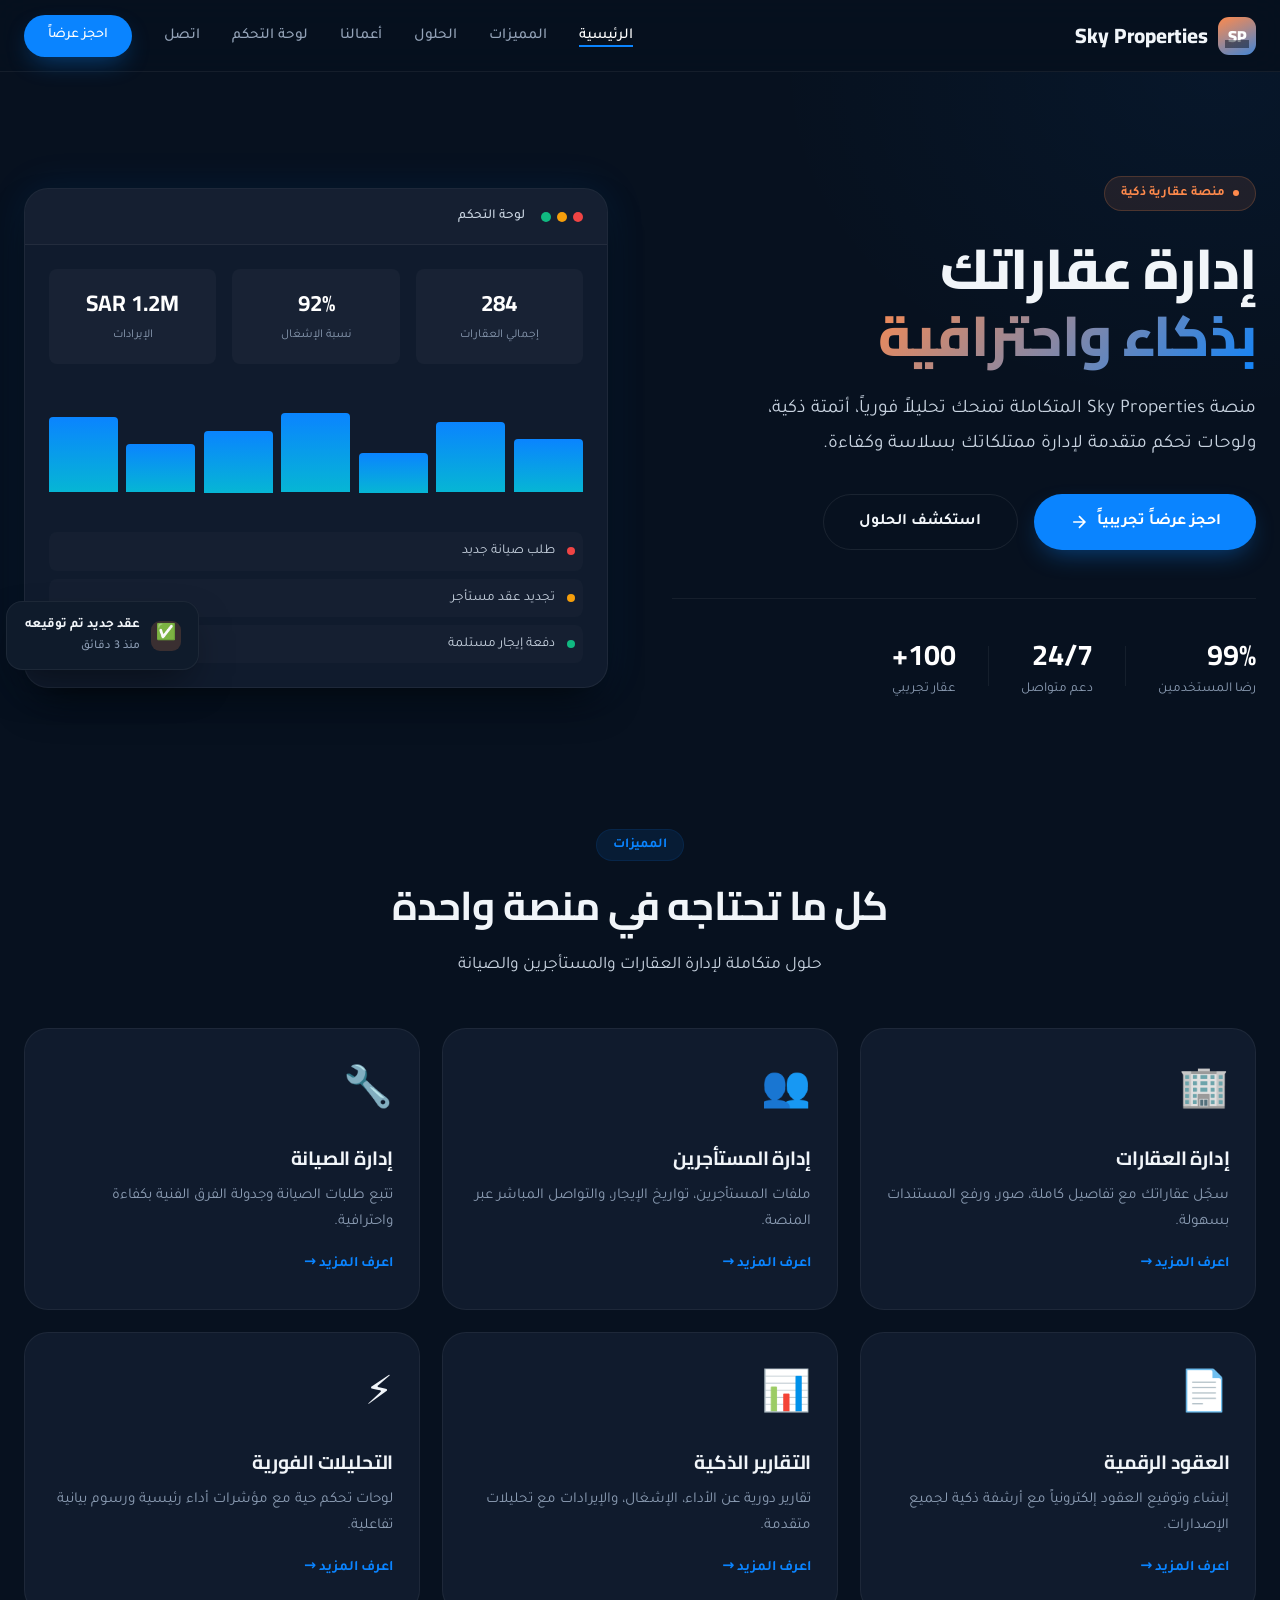
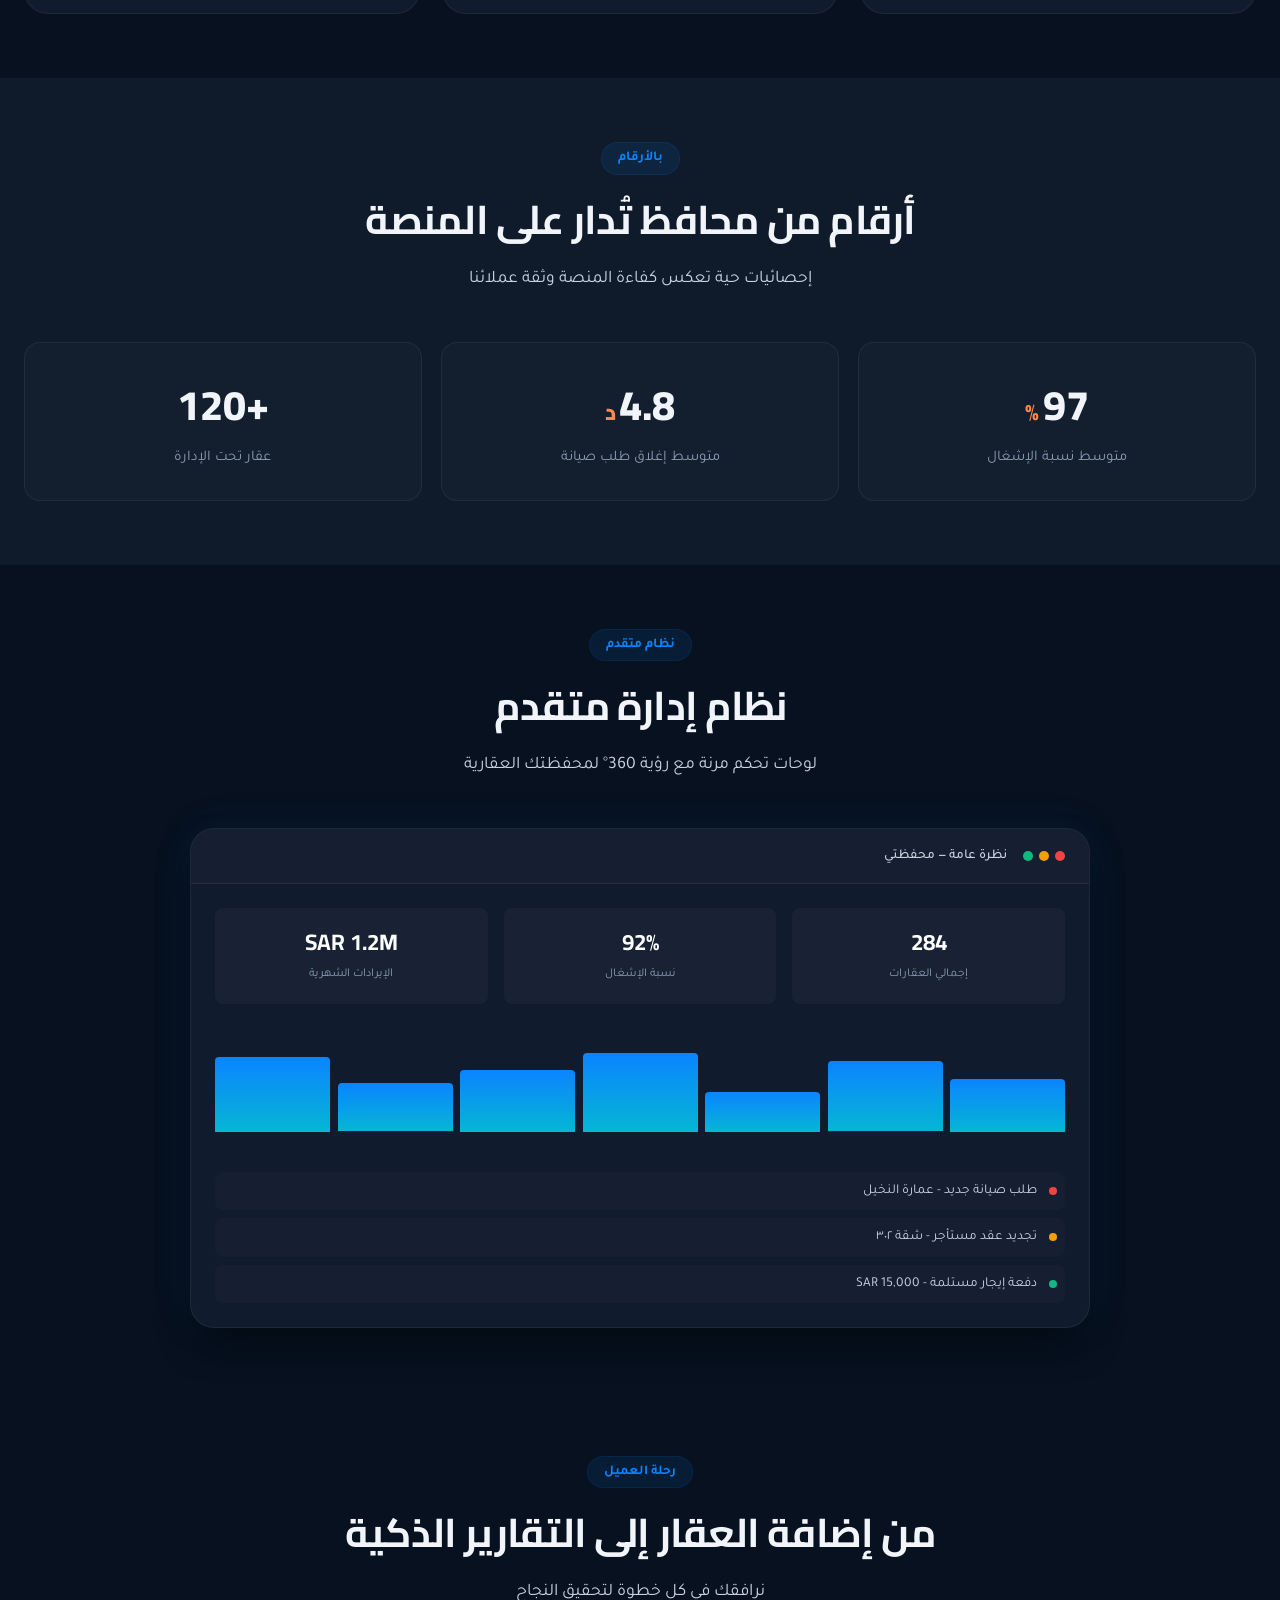
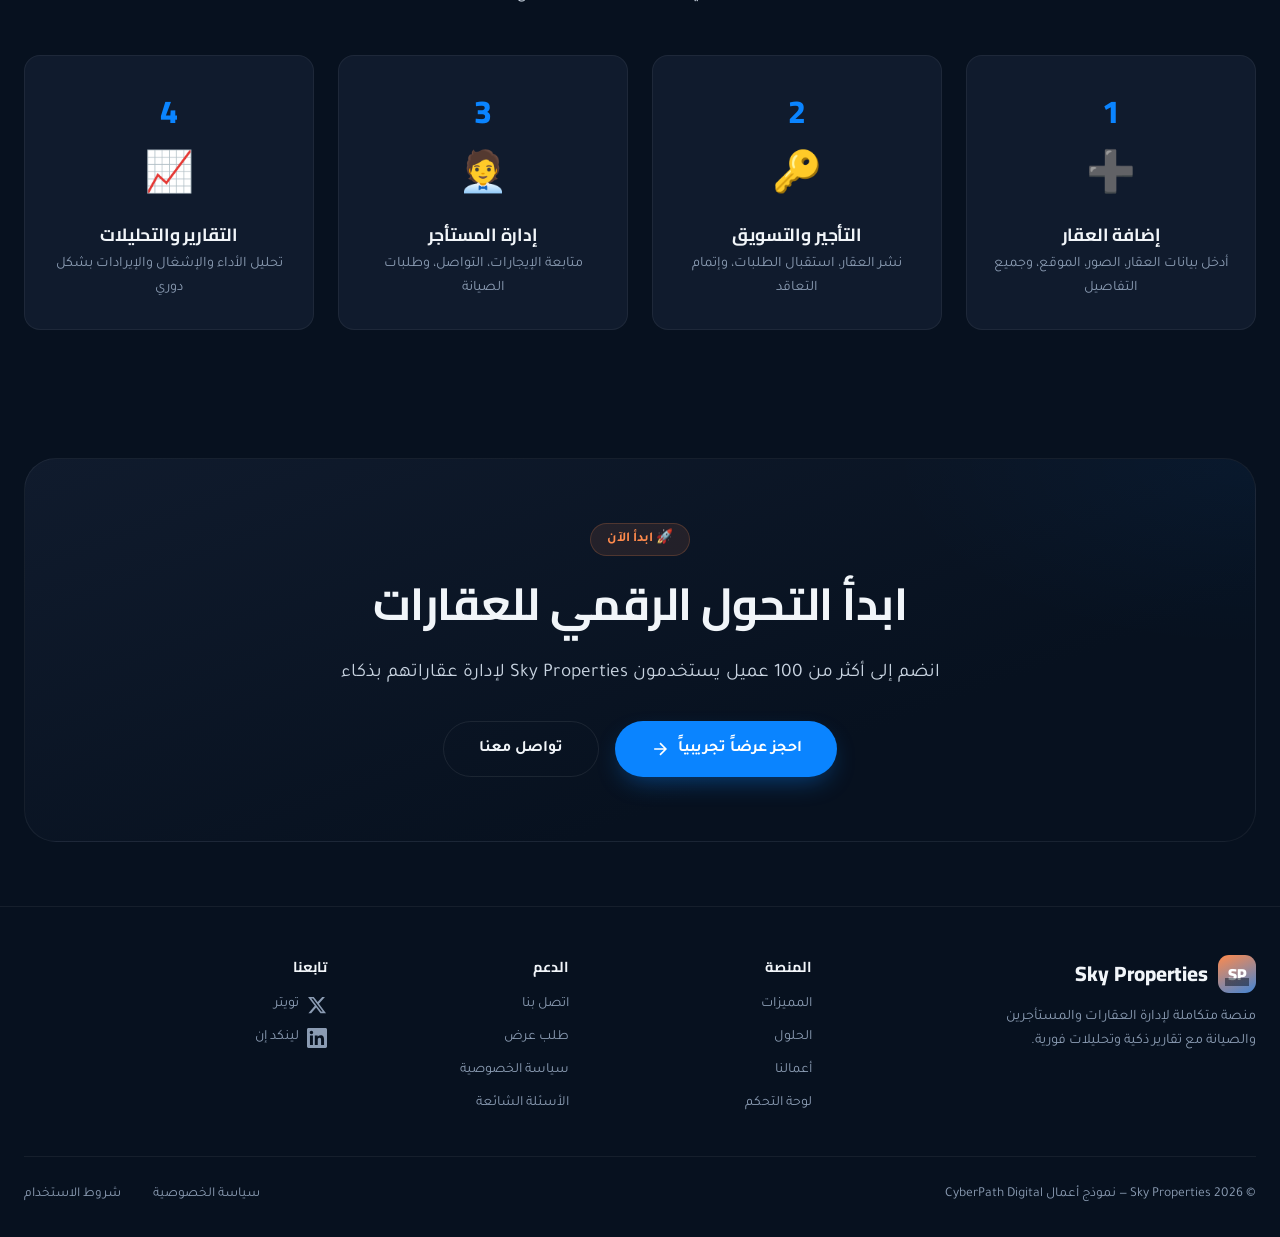
<file: index.html>
<!DOCTYPE html>
<html lang="ar" dir="rtl">
<head>
    <meta charset="UTF-8" />
    <meta name="viewport" content="width=device-width, initial-scale=1.0" />
    <title>Sky Properties | سكاي بروبرتيز - منصة إدارة العقارات الذكية</title>
    <meta name="description" content="منصة Sky Properties المتكاملة لإدارة العقارات، المستأجرين، الصيانة، مع تقارير ذكية وتحليلات فورية." />
    <meta name="keywords" content="إدارة عقارات, منصة عقارية, PropTech, إدارة مستأجرين, صيانة عقارات" />
    <link rel="icon" href="data:image/svg+xml,<svg xmlns='http://www.w3.org/2000/svg' viewBox='0 0 100 100'><text y='.9em' font-size='90'>🏙️</text></svg>" />
    
    <!-- Open Graph -->
    <meta property="og:title" content="Sky Properties | سكاي بروبرتيز" />
    <meta property="og:description" content="منصة إدارة العقارات المتكاملة بحلول رقمية وتقارير ذكية." />
    <meta property="og:type" content="website" />
    <meta property="og:url" content="https://yousif192025.github.io/sky-properties/" />
    
    <!-- Theme Color -->
    <meta name="theme-color" content="#0F1B2B" />
    
    <!-- Google Fonts - إضافة خطوط جديدة -->
    <link rel="preconnect" href="https://fonts.googleapis.com">
    <link rel="preconnect" href="https://fonts.gstatic.com" crossorigin>
    <link href="https://fonts.googleapis.com/css2?family=Cairo:wght@500;600;700;800;900&family=Tajawal:wght@300;400;500;700&display=swap" rel="stylesheet">
    
    <!-- Structured Data -->
    <script type="application/ld+json">
    {
        "@context": "https://schema.org",
        "@type": "SoftwareApplication",
        "name": "Sky Properties",
        "applicationCategory": "BusinessApplication",
        "operatingSystem": "Web",
        "description": "منصة متكاملة لإدارة العقارات والمستأجرين والصيانة مع تقارير ذكية وتحليلات فورية.",
        "offers": {
            "@type": "Offer",
            "price": "0",
            "priceCurrency": "USD"
        }
    }
    </script>

    <style>
        /* ============================================================
           SKY PROPERTIES — STYLE SHEET (محسّن)
           تم الحفاظ على الهيكل الأصلي مع إضافة تحسينات بصرية
           ============================================================ */
        
        /* ---------- Variables (محسّنة) ---------- */
        :root {
            --primary: #0A84FF;
            --primary-dark: #0066CC;
            --secondary: #06B6D4;
            --accent: #FF8A4C;          /* لمسة دافئة من الملف المرفق */
            --bg-dark: #07111F;
            --bg-card: #101B2D;
            --bg-card-hover: #1A2D4A;
            --bg-soft: #0F1B2B;
            --text-light: #F1F5F9;
            --text-muted: #94A3B8;
            --text-mist: #C8D3E0;
            --text-mist-dim: #8B9CB3;
            --border-color: rgba(255, 255, 255, 0.06);
            --border-glow: rgba(10, 132, 255, 0.2);
            --shadow-card: 0 20px 40px -12px rgba(0, 0, 0, 0.8);
            --shadow-glow: 0 0 40px rgba(10, 132, 255, 0.1);
            --shadow-accent: 0 10px 26px -8px rgba(255, 138, 76, 0.25);
            --radius-sm: 8px;
            --radius-md: 16px;
            --radius-lg: 24px;
            --radius-xl: 32px;
            --transition: 0.3s cubic-bezier(0.4, 0, 0.2, 1);
            --font-display: 'Cairo', sans-serif;
            --font-body: 'Tajawal', 'Segoe UI', system-ui, sans-serif;
            --max-width: 1280px;
            --header-height: 72px;
        }

        /* ---------- Reset & Base (محسّن) ---------- */
        * {
            margin: 0;
            padding: 0;
            box-sizing: border-box;
        }

        html {
            scroll-behavior: smooth;
            -webkit-font-smoothing: antialiased;
            -moz-osx-font-smoothing: grayscale;
        }

        @media (prefers-reduced-motion: reduce) {
            html { scroll-behavior: auto; }
            * { animation-duration: 0.001ms !important; transition-duration: 0.001ms !important; }
        }

        body {
            background: var(--bg-dark);
            color: var(--text-light);
            font-family: var(--font-body);
            line-height: 1.65;
            overflow-x: hidden;
            max-width: 100vw;
        }

        ::selection {
            background: var(--primary);
            color: #fff;
        }

        img, svg {
            display: block;
            max-width: 100%;
        }

        a {
            color: inherit;
            text-decoration: none;
            transition: var(--transition);
        }

        a:hover {
            color: var(--primary);
        }

        ul {
            list-style: none;
        }

        .container {
            max-width: var(--max-width);
            margin: 0 auto;
            padding: 0 1.5rem;
        }

        /* ---------- Accessibility ---------- */
        :focus-visible {
            outline: 2px solid var(--primary);
            outline-offset: 4px;
            border-radius: 6px;
        }

        .sr-only {
            position: absolute;
            width: 1px;
            height: 1px;
            padding: 0;
            margin: -1px;
            overflow: hidden;
            clip: rect(0, 0, 0, 0);
            border: 0;
        }

        /* ---------- Typography ---------- */
        h1, h2, h3, h4 {
            font-family: var(--font-display);
            letter-spacing: -0.01em;
        }

        /* ---------- Buttons (محسّنة) ---------- */
        .btn-primary {
            display: inline-flex;
            align-items: center;
            gap: 0.5rem;
            background: var(--primary);
            color: #fff !important;
            border: none;
            padding: 0.85rem 2.2rem;
            border-radius: 100px;
            font-weight: 600;
            font-size: 1rem;
            font-family: var(--font-body);
            cursor: pointer;
            transition: transform 0.25s, box-shadow 0.25s, background 0.25s;
            box-shadow: 0 10px 26px -8px rgba(10, 132, 255, 0.45);
            text-decoration: none;
        }

        .btn-primary:hover {
            background: var(--primary-dark);
            transform: translateY(-3px);
            box-shadow: 0 14px 30px -6px rgba(10, 132, 255, 0.55);
            color: #fff !important;
        }

        .btn-outline {
            display: inline-flex;
            align-items: center;
            gap: 0.5rem;
            background: transparent;
            border: 1.5px solid rgba(255, 255, 255, 0.08);
            color: var(--text-light);
            padding: 0.85rem 2.2rem;
            border-radius: 100px;
            font-weight: 600;
            font-size: 1rem;
            font-family: var(--font-body);
            cursor: pointer;
            transition: transform 0.25s, border-color 0.25s, color 0.25s;
            text-decoration: none;
        }

        .btn-outline:hover {
            border-color: var(--primary);
            color: var(--primary);
            transform: translateY(-3px);
        }

        /* ---------- Header / Nav (محسّن) ---------- */
        .header {
            position: sticky;
            top: 0;
            z-index: 1000;
            background: rgba(7, 17, 31, 0.85);
            backdrop-filter: blur(16px);
            -webkit-backdrop-filter: blur(16px);
            border-bottom: 1px solid var(--border-color);
            height: var(--header-height);
            transition: var(--transition);
        }

        .header.scrolled {
            background: rgba(7, 17, 31, 0.95);
            box-shadow: 0 4px 20px rgba(0, 0, 0, 0.3);
        }

        .navbar {
            display: flex;
            align-items: center;
            justify-content: space-between;
            height: var(--header-height);
        }

        .logo {
            display: flex;
            align-items: center;
            gap: 0.6rem;
            font-family: var(--font-display);
            font-weight: 800;
            font-size: 1.2rem;
            color: var(--text-light);
        }

        .logo-icon {
            background: linear-gradient(155deg, var(--accent), var(--primary) 130%);
            color: #fff;
            width: 38px;
            height: 38px;
            border-radius: 11px;
            display: flex;
            align-items: center;
            justify-content: center;
            font-size: 1rem;
            font-weight: 900;
            position: relative;
            flex-shrink: 0;
        }

        .logo-icon::after {
            content: "";
            position: absolute;
            inset: 9px 7px 7px;
            background: linear-gradient(to top, rgba(7, 17, 31, 0.5) 0 35%, transparent 35%);
            clip-path: polygon(0% 100%, 0% 55%, 18% 55%, 18% 30%, 36% 30%, 36% 65%, 54% 65%, 54% 15%, 72% 15%, 72% 45%, 100% 45%, 100% 100%);
        }

        .logo-text {
            font-size: 1.3rem;
            color: var(--text-light);
        }

        .nav-menu {
            display: flex;
            align-items: center;
            gap: 2rem;
        }

        .nav-menu a {
            color: var(--text-muted);
            font-weight: 500;
            font-size: 0.95rem;
            transition: var(--transition);
            position: relative;
        }

        .nav-menu a::after {
            content: '';
            position: absolute;
            bottom: -4px;
            left: 0;
            width: 0;
            height: 2px;
            background: var(--primary);
            transition: var(--transition);
        }

        .nav-menu a:hover::after,
        .nav-menu a.active::after {
            width: 100%;
        }

        .nav-menu a:hover,
        .nav-menu a.active {
            color: #fff;
        }

        .nav-actions {
            display: flex;
            align-items: center;
            gap: 0.8rem;
        }

        .nav-toggle {
            display: none;
            flex-direction: column;
            gap: 5px;
            background: none;
            border: none;
            cursor: pointer;
            padding: 4px;
        }

        .nav-toggle span {
            display: block;
            width: 24px;
            height: 2px;
            background: var(--text-light);
            transition: var(--transition);
            border-radius: 2px;
        }

        .nav-toggle.active span:nth-child(1) {
            transform: rotate(45deg) translate(6px, 6px);
        }

        .nav-toggle.active span:nth-child(2) {
            opacity: 0;
        }

        .nav-toggle.active span:nth-child(3) {
            transform: rotate(-45deg) translate(6px, -6px);
        }

        /* ---------- Hero Section (محسّن) ---------- */
        .hero {
            padding: calc(var(--header-height) + 2rem) 0 4rem;
            position: relative;
            overflow: hidden;
        }

        .hero::before {
            content: '';
            position: absolute;
            top: -50%;
            right: -30%;
            width: 70%;
            height: 100%;
            background: radial-gradient(ellipse, rgba(10, 132, 255, 0.05) 0%, transparent 70%);
            pointer-events: none;
        }

        .hero-grid {
            display: grid;
            grid-template-columns: 1fr 1fr;
            gap: 4rem;
            align-items: center;
            position: relative;
        }

        .hero-badge {
            display: inline-flex;
            align-items: center;
            gap: 0.5rem;
            background: rgba(255, 138, 76, 0.1);
            color: var(--accent);
            border: 1px solid rgba(255, 138, 76, 0.2);
            padding: 0.35rem 1rem;
            border-radius: 100px;
            font-size: 0.82rem;
            font-weight: 700;
            margin-bottom: 1.5rem;
        }

        .hero-badge .dot {
            width: 6px;
            height: 6px;
            border-radius: 50%;
            background: var(--accent);
            animation: pulse-dot 2s ease-in-out infinite;
        }

        @keyframes pulse-dot {
            0%, 100% { opacity: 1; }
            50% { opacity: 0.3; }
        }

        .hero-content h1 {
            font-size: 3.5rem;
            font-weight: 800;
            line-height: 1.2;
            margin-bottom: 1.5rem;
            letter-spacing: -0.02em;
        }

        .hero-content h1 .highlight {
            background: linear-gradient(135deg, var(--accent), var(--primary));
            -webkit-background-clip: text;
            -webkit-text-fill-color: transparent;
            background-clip: text;
        }

        .hero-description {
            color: var(--text-mist);
            font-size: 1.2rem;
            margin-bottom: 2rem;
            max-width: 90%;
            line-height: 1.8;
        }

        .hero-buttons {
            display: flex;
            gap: 1rem;
            flex-wrap: wrap;
            margin-bottom: 3rem;
        }

        .hero-stats {
            display: flex;
            align-items: center;
            gap: 2rem;
            padding-top: 2rem;
            border-top: 1px solid var(--border-color);
        }

        .stat-item {
            display: flex;
            flex-direction: column;
        }

        .stat-number {
            font-family: var(--font-display);
            font-size: 1.8rem;
            font-weight: 700;
            color: #fff;
        }

        .stat-label {
            color: var(--text-mist-dim);
            font-size: 0.85rem;
        }

        .stat-divider {
            width: 1px;
            height: 40px;
            background: var(--border-color);
        }

        /* ---------- Hero Visual (محسّن) ---------- */
        .hero-visual {
            position: relative;
        }

        .dashboard-mockup {
            background: var(--bg-card);
            border-radius: var(--radius-lg);
            border: 1px solid var(--border-color);
            overflow: hidden;
            box-shadow: var(--shadow-card), var(--shadow-glow);
            transition: var(--transition);
        }

        .dashboard-mockup:hover {
            transform: translateY(-5px);
            border-color: rgba(10, 132, 255, 0.2);
        }

        .mockup-header {
            padding: 1rem 1.5rem;
            border-bottom: 1px solid var(--border-color);
            display: flex;
            align-items: center;
            gap: 1rem;
            background: rgba(255, 255, 255, 0.02);
        }

        .mockup-dots {
            display: flex;
            gap: 6px;
        }

        .mockup-dots span {
            width: 10px;
            height: 10px;
            border-radius: 50%;
        }

        .mockup-dots span:first-child { background: #EF4444; }
        .mockup-dots span:nth-child(2) { background: #F59E0B; }
        .mockup-dots span:last-child { background: #10B981; }

        .mockup-title {
            color: var(--text-mist);
            font-size: 0.85rem;
            font-weight: 500;
        }

        .mockup-body {
            padding: 1.5rem;
        }

        .mockup-stats {
            display: grid;
            grid-template-columns: repeat(3, 1fr);
            gap: 1rem;
            margin-bottom: 1.5rem;
        }

        .mockup-stat {
            background: rgba(255, 255, 255, 0.03);
            padding: 1rem;
            border-radius: var(--radius-sm);
            text-align: center;
        }

        .mockup-stat .stat-value {
            display: block;
            font-family: var(--font-display);
            font-size: 1.4rem;
            font-weight: 700;
            color: #fff;
        }

        .mockup-stat .stat-label {
            font-size: 0.75rem;
            color: var(--text-mist-dim);
        }

        .mockup-chart {
            display: flex;
            align-items: flex-end;
            gap: 8px;
            height: 120px;
            padding: 1rem 0;
            margin-bottom: 1.5rem;
        }

        .chart-bar {
            flex: 1;
            background: linear-gradient(180deg, var(--primary), var(--secondary));
            border-radius: 4px 4px 0 0;
            min-height: 20px;
            transition: var(--transition);
            animation: chart-grow 1s ease forwards;
            opacity: 0;
            transform-origin: bottom;
        }

        @keyframes chart-grow {
            from {
                opacity: 0;
                transform: scaleY(0);
            }
            to {
                opacity: 1;
                transform: scaleY(1);
            }
        }

        .mockup-recent {
            display: flex;
            flex-direction: column;
            gap: 0.5rem;
        }

        .recent-item {
            display: flex;
            align-items: center;
            gap: 0.75rem;
            padding: 0.5rem;
            background: rgba(255, 255, 255, 0.02);
            border-radius: var(--radius-sm);
        }

        .recent-status {
            width: 8px;
            height: 8px;
            border-radius: 50%;
            flex-shrink: 0;
        }

        .recent-status.active { background: #EF4444; }
        .recent-status.warning { background: #F59E0B; }
        .recent-status.success { background: #10B981; }

        .recent-text {
            color: var(--text-mist);
            font-size: 0.85rem;
        }

        /* Float Badge من الملف المرفق */
        .float-badge {
            position: absolute;
            left: -18px;
            bottom: 18px;
            background: var(--bg-soft);
            color: var(--text-light);
            border: 1px solid var(--border-color);
            border-radius: var(--radius-md);
            padding: 0.8rem 1.1rem;
            display: flex;
            align-items: center;
            gap: 0.7rem;
            box-shadow: 0 18px 40px -12px rgba(0, 0, 0, 0.5);
            font-size: 0.85rem;
            font-weight: 700;
            backdrop-filter: blur(8px);
        }

        .float-badge .ico {
            width: 30px;
            height: 30px;
            border-radius: 9px;
            background: rgba(255, 138, 76, 0.18);
            display: flex;
            align-items: center;
            justify-content: center;
            font-size: 1rem;
            flex: none;
        }

        .float-badge .sub {
            color: var(--text-mist-dim);
            font-weight: 500;
            font-size: 0.75rem;
        }

        /* ---------- Section Shell ---------- */
        .section-header {
            text-align: center;
            margin-bottom: 3rem;
        }

        .section-tag {
            display: inline-block;
            background: rgba(10, 132, 255, 0.1);
            color: var(--primary);
            padding: 0.25rem 1rem;
            border-radius: 60px;
            font-size: 0.85rem;
            font-weight: 600;
            margin-bottom: 0.75rem;
            border: 1px solid rgba(10, 132, 255, 0.1);
        }

        .section-title {
            font-family: var(--font-display);
            font-size: 2.5rem;
            font-weight: 700;
            margin-bottom: 0.75rem;
            letter-spacing: -0.02em;
        }

        .section-subtitle {
            color: var(--text-mist);
            font-size: 1.1rem;
            max-width: 600px;
            margin: 0 auto;
        }

        /* ---------- Features (محسّن) ---------- */
        .features {
            padding: 4rem 0;
        }

        .features-grid {
            display: grid;
            grid-template-columns: repeat(3, 1fr);
            gap: 1.4rem;
        }

        .feature-card {
            background: var(--bg-card);
            padding: 2rem 1.6rem;
            border-radius: var(--radius-lg);
            border: 1px solid var(--border-color);
            transition: transform 0.3s, border-color 0.3s, background 0.3s;
            position: relative;
            overflow: hidden;
        }

        .feature-card::before {
            content: "";
            position: absolute;
            inset: 0;
            opacity: 0;
            background: radial-gradient(circle at 85% -10%, rgba(10, 132, 255, 0.08), transparent 60%);
            transition: opacity 0.3s;
        }

        .feature-card:hover {
            transform: translateY(-6px);
            border-color: rgba(10, 132, 255, 0.35);
        }

        .feature-card:hover::before {
            opacity: 1;
        }

        .feature-icon {
            font-size: 2.5rem;
            margin-bottom: 1rem;
            display: block;
            position: relative;
        }

        .feature-card h3 {
            font-family: var(--font-display);
            font-size: 1.2rem;
            font-weight: 700;
            margin-bottom: 0.5rem;
            position: relative;
        }

        .feature-card p {
            color: var(--text-mist-dim);
            font-size: 0.95rem;
            margin-bottom: 1rem;
            line-height: 1.7;
            position: relative;
        }

        .feature-link {
            color: var(--primary);
            font-weight: 600;
            font-size: 0.9rem;
            transition: var(--transition);
            position: relative;
            display: inline-block;
        }

        .feature-link:hover {
            color: var(--accent);
            transform: translateX(4px);
        }

        /* ---------- Stats Section (من الملف المرفق) ---------- */
        .stats-section {
            background: var(--bg-soft);
            padding: 4rem 0;
        }

        .stats-grid {
            display: grid;
            grid-template-columns: repeat(3, 1fr);
            gap: 1.2rem;
        }

        .stat-block {
            border: 1px solid var(--border-color);
            border-radius: var(--radius-md);
            padding: 1.8rem 1.4rem;
            background: rgba(255, 255, 255, 0.02);
            text-align: center;
            transition: var(--transition);
        }

        .stat-block:hover {
            border-color: rgba(10, 132, 255, 0.2);
            transform: translateY(-4px);
        }

        .stat-block .stat-number {
            font-family: var(--font-display);
            font-size: 2.6rem;
            font-weight: 800;
            color: var(--text-light);
            display: flex;
            align-items: baseline;
            justify-content: center;
            gap: 0.2rem;
        }

        .stat-block .stat-number .suffix {
            font-size: 1.4rem;
            color: var(--accent);
        }

        .stat-block .stat-label {
            color: var(--text-mist-dim);
            font-size: 0.92rem;
            margin-top: 0.4rem;
        }

        /* ---------- Mockup Section (محسّن) ---------- */
        .mockup-section {
            padding: 4rem 0;
        }

        .mockup-section .dashboard-mockup {
            max-width: 900px;
            margin: 0 auto;
        }

        /* ---------- Journey (محسّن) ---------- */
        .journey {
            padding: 4rem 0;
        }

        .journey-grid {
            display: grid;
            grid-template-columns: repeat(4, 1fr);
            gap: 1.5rem;
        }

        .journey-step {
            background: var(--bg-card);
            padding: 1.8rem 1.5rem;
            border-radius: var(--radius-md);
            border: 1px solid var(--border-color);
            text-align: center;
            transition: var(--transition);
            position: relative;
        }

        .journey-step::before {
            content: '';
            position: absolute;
            top: -1px;
            right: -1px;
            bottom: -1px;
            left: -1px;
            border-radius: var(--radius-md);
            background: linear-gradient(135deg, var(--primary), var(--accent));
            opacity: 0;
            transition: var(--transition);
            z-index: -1;
        }

        .journey-step:hover::before {
            opacity: 1;
        }

        .journey-step:hover {
            transform: translateY(-4px);
            border-color: transparent;
        }

        .step-number {
            font-family: var(--font-display);
            font-size: 2rem;
            font-weight: 800;
            color: var(--primary);
            margin-bottom: 0.5rem;
        }

        .step-icon {
            font-size: 2.5rem;
            margin-bottom: 0.5rem;
        }

        .journey-step h4 {
            font-family: var(--font-display);
            font-size: 1.1rem;
            margin-bottom: 0.25rem;
        }

        .journey-step p {
            color: var(--text-mist-dim);
            font-size: 0.9rem;
        }

        /* ---------- CTA Section (محسّن) ---------- */
        .cta-section {
            padding: 4rem 0;
        }

        .cta-content {
            background: linear-gradient(160deg, var(--bg-card), var(--bg-dark) 70%);
            border: 1px solid var(--border-color);
            border-radius: var(--radius-xl);
            padding: 4rem 3rem;
            text-align: center;
            position: relative;
            overflow: hidden;
        }

        .cta-content::before {
            content: '';
            position: absolute;
            top: -50%;
            right: -30%;
            width: 60%;
            height: 100%;
            background: radial-gradient(ellipse, rgba(10, 132, 255, 0.05), transparent 70%);
            pointer-events: none;
        }

        .cta-content h2 {
            font-family: var(--font-display);
            font-size: 2.8rem;
            font-weight: 700;
            margin-bottom: 1rem;
        }

        .cta-content p {
            color: var(--text-mist);
            font-size: 1.2rem;
            margin-bottom: 2rem;
            max-width: 600px;
            margin-left: auto;
            margin-right: auto;
        }

        .cta-buttons {
            display: flex;
            gap: 1rem;
            justify-content: center;
            flex-wrap: wrap;
        }

        /* ---------- Footer (محسّن) ---------- */
        .footer {
            border-top: 1px solid var(--border-color);
            padding: 3rem 0 2rem;
        }

        .footer-grid {
            display: grid;
            grid-template-columns: 2fr 1fr 1fr 1.5fr;
            gap: 2.5rem;
            margin-bottom: 2rem;
        }

        .footer-brand p {
            color: var(--text-mist-dim);
            font-size: 0.9rem;
            margin-top: 0.8rem;
            max-width: 300px;
        }

        .footer-col h5 {
            font-family: var(--font-display);
            font-size: 0.9rem;
            color: var(--text-light);
            margin-bottom: 0.9rem;
        }

        .footer-col a {
            display: block;
            color: var(--text-mist-dim);
            font-size: 0.88rem;
            margin-bottom: 0.6rem;
            transition: var(--transition);
        }

        .footer-col a:hover {
            color: var(--primary);
        }

        .footer-bottom {
            display: flex;
            justify-content: space-between;
            flex-wrap: wrap;
            gap: 1rem;
            padding-top: 1.6rem;
            border-top: 1px solid var(--border-color);
            color: var(--text-mist-dim);
            font-size: 0.85rem;
        }

        .footer-legal {
            display: flex;
            gap: 2rem;
        }

        .footer-legal a {
            color: var(--text-mist-dim);
        }

        .footer-legal a:hover {
            color: #fff;
        }

        /* ---------- Back to Top ---------- */
        .back-to-top {
            position: fixed;
            bottom: 2rem;
            right: 2rem;
            width: 48px;
            height: 48px;
            background: var(--primary);
            color: #fff;
            border: none;
            border-radius: 50%;
            cursor: pointer;
            transition: var(--transition);
            box-shadow: 0 4px 12px rgba(10, 132, 255, 0.3);
            opacity: 0;
            visibility: hidden;
            transform: translateY(20px);
            z-index: 999;
            display: flex;
            align-items: center;
            justify-content: center;
        }

        .back-to-top.visible {
            opacity: 1;
            visibility: visible;
            transform: translateY(0);
        }

        .back-to-top:hover {
            background: var(--primary-dark);
            transform: translateY(-4px);
        }

        /* ---------- Toast ---------- */
        .toast {
            position: fixed;
            bottom: 2rem;
            right: 2rem;
            padding: 1rem 2rem;
            border-radius: var(--radius-md);
            background: var(--bg-card);
            color: var(--text-light);
            border: 1px solid var(--border-color);
            box-shadow: var(--shadow-card);
            z-index: 9999;
            animation: slideUp 0.3s ease forwards;
            font-family: var(--font-body);
        }

        .toast-success {
            border-color: #10B981;
        }

        .toast-error {
            border-color: #EF4444;
        }

        @keyframes slideUp {
            from {
                opacity: 0;
                transform: translateY(30px);
            }
            to {
                opacity: 1;
                transform: translateY(0);
            }
        }

        /* ---------- Reveal Animation ---------- */
        .reveal {
            opacity: 0;
            transform: translateY(18px);
            transition: opacity 0.6s var(--transition), transform 0.6s var(--transition);
        }

        .reveal.in {
            opacity: 1;
            transform: translateY(0);
        }

        /* ---------- Responsive (محسّن) ---------- */
        @media (max-width: 1024px) {
            .hero-grid {
                grid-template-columns: 1fr;
                gap: 2rem;
            }

            .hero-content h1 {
                font-size: 2.8rem;
            }

            .features-grid {
                grid-template-columns: repeat(2, 1fr);
            }

            .journey-grid {
                grid-template-columns: repeat(2, 1fr);
            }

            .stats-grid {
                grid-template-columns: repeat(3, 1fr);
            }

            .footer-grid {
                grid-template-columns: 1fr 1fr;
            }

            .float-badge {
                display: none;
            }
        }

        @media (max-width: 880px) {
            .nav-menu {
                position: fixed;
                top: var(--header-height);
                left: 0;
                right: 0;
                background: rgba(7, 17, 31, 0.98);
                padding: 2rem 1.5rem;
                flex-direction: column;
                gap: 1.5rem;
                border-bottom: 1px solid var(--border-color);
                transform: translateY(-120%);
                transition: var(--transition);
                opacity: 0;
                visibility: hidden;
                backdrop-filter: blur(14px);
            }

            .nav-menu.open {
                transform: translateY(0);
                opacity: 1;
                visibility: visible;
            }

            .nav-toggle {
                display: flex;
            }

            .nav-actions .btn-outline {
                display: none;
            }

            .hero-content h1 {
                font-size: 2.2rem;
            }

            .hero-description {
                font-size: 1rem;
                max-width: 100%;
            }

            .mockup-stats {
                grid-template-columns: 1fr;
            }

            .section-title {
                font-size: 2rem;
            }

            .stats-grid {
                grid-template-columns: 1fr 1fr;
            }

            .cta-content h2 {
                font-size: 2rem;
            }
        }

        @media (max-width: 600px) {
            .features-grid {
                grid-template-columns: 1fr;
            }

            .journey-grid {
                grid-template-columns: 1fr;
            }

            .stats-grid {
                grid-template-columns: 1fr;
            }

            .hero-content h1 {
                font-size: 1.8rem;
            }

            .hero-buttons {
                flex-direction: column;
                width: 100%;
            }

            .hero-buttons .btn-primary,
            .hero-buttons .btn-outline {
                width: 100%;
                justify-content: center;
            }

            .hero-stats {
                flex-wrap: wrap;
                gap: 1rem;
            }

            .stat-divider {
                display: none;
            }

            .cta-content {
                padding: 2rem 1.5rem;
            }

            .cta-content h2 {
                font-size: 1.8rem;
            }

            .cta-buttons {
                flex-direction: column;
                width: 100%;
            }

            .cta-buttons .btn-primary,
            .cta-buttons .btn-outline {
                width: 100%;
                justify-content: center;
            }

            .footer-grid {
                grid-template-columns: 1fr;
                gap: 2rem;
            }

            .footer-bottom {
                flex-direction: column;
                text-align: center;
            }

            .footer-legal {
                justify-content: center;
                gap: 1rem;
            }

            .mockup-chart {
                height: 80px;
            }
        }
    </style>
</head>

<body>
    <!-- ===== PRELOADER (محسّن) ===== -->
    <div id="preloader" style="position:fixed;top:0;left:0;right:0;bottom:0;background:var(--bg-dark);z-index:9999;display:flex;align-items:center;justify-content:center;transition:opacity 0.5s ease,visibility 0.5s ease;">
        <div style="text-align:center;">
            <div style="width:60px;height:60px;border:3px solid rgba(10,132,255,0.1);border-top-color:var(--primary);border-radius:50%;animation:spin 0.8s linear infinite;margin:0 auto 1rem;"></div>
            <div style="color:var(--text-muted);font-size:0.9rem;">جاري التحميل...</div>
        </div>
    </div>

    <!-- ===== HEADER (محسّن) ===== -->
    <header class="header" role="banner">
        <div class="container">
            <nav class="navbar" aria-label="القائمة الرئيسية">
                <div class="logo">
                    <span class="logo-icon">SP</span>
                    <span class="logo-text">Sky Properties</span>
                </div>
                
                <button class="nav-toggle" aria-label="فتح القائمة" aria-expanded="false">
                    <span></span>
                    <span></span>
                    <span></span>
                </button>
                
                <ul class="nav-menu">
                    <li><a href="index.html" class="active">الرئيسية</a></li>
                    <li><a href="features.html">المميزات</a></li>
                    <li><a href="solutions.html">الحلول</a></li>
                    <li><a href="portfolio.html">أعمالنا</a></li>
                    <li><a href="dashboard.html">لوحة التحكم</a></li>
                    <li><a href="contact.html">اتصل</a></li>
                    <li class="nav-actions">
                        <a href="get-demo.html" class="btn-primary" style="padding:0.6rem 1.5rem;font-size:0.9rem;">احجز عرضاً</a>
                    </li>
                </ul>
            </nav>
        </div>
    </header>

    <main>
        <!-- ===== HERO SECTION (محسّن) ===== -->
        <section class="hero" aria-label="القسم الرئيسي">
            <div class="container">
                <div class="hero-grid">
                    <div class="hero-content">
                        <div class="hero-badge">
                            <span class="dot"></span>
                            منصة عقارية ذكية
                        </div>
                        <h1>
                            إدارة عقاراتك<br>
                            <span class="highlight">بذكاء واحترافية</span>
                        </h1>
                        <p class="hero-description">
                            منصة Sky Properties المتكاملة تمنحك تحليلاً فورياً، أتمتة ذكية، 
                            ولوحات تحكم متقدمة لإدارة ممتلكاتك بسلاسة وكفاءة.
                        </p>
                        <div class="hero-buttons">
                            <a href="get-demo.html" class="btn-primary">
                                <span>احجز عرضاً تجريبياً</span>
                                <svg width="20" height="20" viewBox="0 0 24 24" fill="none" stroke="currentColor" stroke-width="2">
                                    <path d="M5 12h14M12 5l7 7-7 7"/>
                                </svg>
                            </a>
                            <a href="features.html" class="btn-outline">
                                استكشف الحلول
                            </a>
                        </div>
                        <div class="hero-stats">
                            <div class="stat-item">
                                <span class="stat-number">99%</span>
                                <span class="stat-label">رضا المستخدمين</span>
                            </div>
                            <div class="stat-divider"></div>
                            <div class="stat-item">
                                <span class="stat-number">24/7</span>
                                <span class="stat-label">دعم متواصل</span>
                            </div>
                            <div class="stat-divider"></div>
                            <div class="stat-item">
                                <span class="stat-number">100+</span>
                                <span class="stat-label">عقار تجريبي</span>
                            </div>
                        </div>
                    </div>
                    
                    <div class="hero-visual">
                        <div class="dashboard-mockup">
                            <div class="mockup-header">
                                <div class="mockup-dots">
                                    <span></span>
                                    <span></span>
                                    <span></span>
                                </div>
                                <span class="mockup-title">لوحة التحكم</span>
                            </div>
                            <div class="mockup-body">
                                <div class="mockup-stats">
                                    <div class="mockup-stat">
                                        <span class="stat-value">284</span>
                                        <span class="stat-label">إجمالي العقارات</span>
                                    </div>
                                    <div class="mockup-stat">
                                        <span class="stat-value">92%</span>
                                        <span class="stat-label">نسبة الإشغال</span>
                                    </div>
                                    <div class="mockup-stat">
                                        <span class="stat-value">SAR 1.2M</span>
                                        <span class="stat-label">الإيرادات</span>
                                    </div>
                                </div>
                                <div class="mockup-chart">
                                    <div class="chart-bar" style="height: 60%"></div>
                                    <div class="chart-bar" style="height: 80%"></div>
                                    <div class="chart-bar" style="height: 45%"></div>
                                    <div class="chart-bar" style="height: 90%"></div>
                                    <div class="chart-bar" style="height: 70%"></div>
                                    <div class="chart-bar" style="height: 55%"></div>
                                    <div class="chart-bar" style="height: 85%"></div>
                                </div>
                                <div class="mockup-recent">
                                    <div class="recent-item">
                                        <span class="recent-status active"></span>
                                        <span class="recent-text">طلب صيانة جديد</span>
                                    </div>
                                    <div class="recent-item">
                                        <span class="recent-status warning"></span>
                                        <span class="recent-text">تجديد عقد مستأجر</span>
                                    </div>
                                    <div class="recent-item">
                                        <span class="recent-status success"></span>
                                        <span class="recent-text">دفعة إيجار مستلمة</span>
                                    </div>
                                </div>
                            </div>
                        </div>
                        <!-- Float Badge من الملف المرفق -->
                        <div class="float-badge">
                            <div class="ico">✅</div>
                            <div>
                                عقد جديد تم توقيعه
                                <div class="sub">منذ 3 دقائق</div>
                            </div>
                        </div>
                    </div>
                </div>
            </div>
        </section>

        <!-- ===== FEATURES (محسّن) ===== -->
        <section id="features" class="features" aria-labelledby="features-title">
            <div class="container">
                <div class="section-header">
                    <span class="section-tag">المميزات</span>
                    <h2 id="features-title" class="section-title">كل ما تحتاجه في منصة واحدة</h2>
                    <p class="section-subtitle">حلول متكاملة لإدارة العقارات والمستأجرين والصيانة</p>
                </div>
                
                <div class="features-grid">
                    <div class="feature-card reveal">
                        <span class="feature-icon">🏢</span>
                        <h3>إدارة العقارات</h3>
                        <p>سجّل عقاراتك مع تفاصيل كاملة، صور، ورفع المستندات بسهولة.</p>
                        <a href="features.html#properties" class="feature-link">اعرف المزيد →</a>
                    </div>
                    
                    <div class="feature-card reveal">
                        <span class="feature-icon">👥</span>
                        <h3>إدارة المستأجرين</h3>
                        <p>ملفات المستأجرين، تواريخ الإيجار، والتواصل المباشر عبر المنصة.</p>
                        <a href="features.html#tenants" class="feature-link">اعرف المزيد →</a>
                    </div>
                    
                    <div class="feature-card reveal">
                        <span class="feature-icon">🔧</span>
                        <h3>إدارة الصيانة</h3>
                        <p>تتبع طلبات الصيانة وجدولة الفرق الفنية بكفاءة واحترافية.</p>
                        <a href="features.html#maintenance" class="feature-link">اعرف المزيد →</a>
                    </div>
                    
                    <div class="feature-card reveal">
                        <span class="feature-icon">📄</span>
                        <h3>العقود الرقمية</h3>
                        <p>إنشاء وتوقيع العقود إلكترونياً مع أرشفة ذكية لجميع الإصدارات.</p>
                        <a href="features.html#contracts" class="feature-link">اعرف المزيد →</a>
                    </div>
                    
                    <div class="feature-card reveal">
                        <span class="feature-icon">📊</span>
                        <h3>التقارير الذكية</h3>
                        <p>تقارير دورية عن الأداء، الإشغال، والإيرادات مع تحليلات متقدمة.</p>
                        <a href="features.html#reports" class="feature-link">اعرف المزيد →</a>
                    </div>
                    
                    <div class="feature-card reveal">
                        <span class="feature-icon">⚡</span>
                        <h3>التحليلات الفورية</h3>
                        <p>لوحات تحكم حية مع مؤشرات أداء رئيسية ورسوم بيانية تفاعلية.</p>
                        <a href="features.html#analytics" class="feature-link">اعرف المزيد →</a>
                    </div>
                </div>
            </div>
        </section>

        <!-- ===== STATS SECTION (جديد من الملف المرفق) ===== -->
        <section class="stats-section" aria-labelledby="stats-title">
            <div class="container">
                <div class="section-header">
                    <span class="section-tag">بالأرقام</span>
                    <h2 id="stats-title" class="section-title">أرقام من محافظ تُدار على المنصة</h2>
                    <p class="section-subtitle">إحصائيات حية تعكس كفاءة المنصة وثقة عملائنا</p>
                </div>
                <div class="stats-grid">
                    <div class="stat-block reveal">
                        <div class="stat-number">97<span class="suffix">%</span></div>
                        <div class="stat-label">متوسط نسبة الإشغال</div>
                    </div>
                    <div class="stat-block reveal">
                        <div class="stat-number">4.8<span class="suffix">د</span></div>
                        <div class="stat-label">متوسط إغلاق طلب صيانة</div>
                    </div>
                    <div class="stat-block reveal">
                        <div class="stat-number">+120</div>
                        <div class="stat-label">عقار تحت الإدارة</div>
                    </div>
                </div>
            </div>
        </section>

        <!-- ===== MOCKUP SECTION (محسّن) ===== -->
        <section class="mockup-section">
            <div class="container">
                <div class="section-header">
                    <span class="section-tag">نظام متقدم</span>
                    <h2 class="section-title">نظام إدارة متقدم</h2>
                    <p class="section-subtitle">لوحات تحكم مرنة مع رؤية 360° لمحفظتك العقارية</p>
                </div>
                <div class="dashboard-mockup reveal">
                    <div class="mockup-header">
                        <div class="mockup-dots">
                            <span></span>
                            <span></span>
                            <span></span>
                        </div>
                        <span class="mockup-title">نظرة عامة — محفظتي</span>
                    </div>
                    <div class="mockup-body">
                        <div class="mockup-stats">
                            <div class="mockup-stat">
                                <span class="stat-value">284</span>
                                <span class="stat-label">إجمالي العقارات</span>
                            </div>
                            <div class="mockup-stat">
                                <span class="stat-value">92%</span>
                                <span class="stat-label">نسبة الإشغال</span>
                            </div>
                            <div class="mockup-stat">
                                <span class="stat-value">SAR 1.2M</span>
                                <span class="stat-label">الإيرادات الشهرية</span>
                            </div>
                        </div>
                        <div class="mockup-chart">
                            <div class="chart-bar" style="height: 60%"></div>
                            <div class="chart-bar" style="height: 80%"></div>
                            <div class="chart-bar" style="height: 45%"></div>
                            <div class="chart-bar" style="height: 90%"></div>
                            <div class="chart-bar" style="height: 70%"></div>
                            <div class="chart-bar" style="height: 55%"></div>
                            <div class="chart-bar" style="height: 85%"></div>
                        </div>
                        <div class="mockup-recent">
                            <div class="recent-item">
                                <span class="recent-status active"></span>
                                <span class="recent-text">طلب صيانة جديد - عمارة النخيل</span>
                            </div>
                            <div class="recent-item">
                                <span class="recent-status warning"></span>
                                <span class="recent-text">تجديد عقد مستأجر - شقة ٣٠٢</span>
                            </div>
                            <div class="recent-item">
                                <span class="recent-status success"></span>
                                <span class="recent-text">دفعة إيجار مستلمة - SAR 15,000</span>
                            </div>
                        </div>
                    </div>
                </div>
            </div>
        </section>

        <!-- ===== JOURNEY (محسّن) ===== -->
        <section class="journey" aria-labelledby="journey-title">
            <div class="container">
                <div class="section-header">
                    <span class="section-tag">رحلة العميل</span>
                    <h2 id="journey-title" class="section-title">من إضافة العقار إلى التقارير الذكية</h2>
                    <p class="section-subtitle">نرافقك في كل خطوة لتحقيق النجاح</p>
                </div>
                
                <div class="journey-grid">
                    <div class="journey-step reveal">
                        <div class="step-number">1</div>
                        <div class="step-icon">➕</div>
                        <h4>إضافة العقار</h4>
                        <p>أدخل بيانات العقار، الصور، الموقع، وجميع التفاصيل</p>
                    </div>
                    
                    <div class="journey-step reveal">
                        <div class="step-number">2</div>
                        <div class="step-icon">🔑</div>
                        <h4>التأجير والتسويق</h4>
                        <p>نشر العقار، استقبال الطلبات، وإتمام التعاقد</p>
                    </div>
                    
                    <div class="journey-step reveal">
                        <div class="step-number">3</div>
                        <div class="step-icon">🧑‍💼</div>
                        <h4>إدارة المستأجر</h4>
                        <p>متابعة الإيجارات، التواصل، وطلبات الصيانة</p>
                    </div>
                    
                    <div class="journey-step reveal">
                        <div class="step-number">4</div>
                        <div class="step-icon">📈</div>
                        <h4>التقارير والتحليلات</h4>
                        <p>تحليل الأداء والإشغال والإيرادات بشكل دوري</p>
                    </div>
                </div>
            </div>
        </section>

        <!-- ===== CTA SECTION (محسّن) ===== -->
        <section class="cta-section" aria-labelledby="cta-title">
            <div class="container">
                <div class="cta-content reveal">
                    <span class="section-tag" style="display:inline-block;background:rgba(255,138,76,0.1);color:var(--accent);border-color:rgba(255,138,76,0.2);">🚀 ابدأ الآن</span>
                    <h2 id="cta-title">ابدأ التحول الرقمي للعقارات</h2>
                    <p>انضم إلى أكثر من 100 عميل يستخدمون Sky Properties لإدارة عقاراتهم بذكاء</p>
                    <div class="cta-buttons">
                        <a href="get-demo.html" class="btn-primary">
                            احجز عرضاً تجريبياً
                            <svg width="20" height="20" viewBox="0 0 24 24" fill="none" stroke="currentColor" stroke-width="2">
                                <path d="M5 12h14M12 5l7 7-7 7"/>
                            </svg>
                        </a>
                        <a href="contact.html" class="btn-outline">تواصل معنا</a>
                    </div>
                </div>
            </div>
        </section>
    </main>

    <!-- ===== FOOTER (محسّن) ===== -->
    <footer class="footer" role="contentinfo">
        <div class="container">
            <div class="footer-grid">
                <div class="footer-brand">
                    <div class="logo">
                        <span class="logo-icon">SP</span>
                        <span class="logo-text">Sky Properties</span>
                    </div>
                    <p>منصة متكاملة لإدارة العقارات والمستأجرين والصيانة مع تقارير ذكية وتحليلات فورية.</p>
                </div>
                
                <div class="footer-col">
                    <h5>المنصة</h5>
                    <a href="features.html">المميزات</a>
                    <a href="solutions.html">الحلول</a>
                    <a href="portfolio.html">أعمالنا</a>
                    <a href="dashboard.html">لوحة التحكم</a>
                </div>
                
                <div class="footer-col">
                    <h5>الدعم</h5>
                    <a href="contact.html">اتصل بنا</a>
                    <a href="get-demo.html">طلب عرض</a>
                    <a href="privacy.html">سياسة الخصوصية</a>
                    <a href="#">الأسئلة الشائعة</a>
                </div>
                
                <div class="footer-col">
                    <h5>تابعنا</h5>
                    <a href="#" style="display:flex;align-items:center;gap:0.5rem;">
                        <svg width="20" height="20" viewBox="0 0 24 24" fill="currentColor"><path d="M18.244 2.25h3.308l-7.227 8.26 8.502 11.24H16.17l-5.214-6.817L4.99 21.75H1.68l7.73-8.835L1.254 2.25H8.08l4.713 6.231zm-1.161 17.52h1.833L7.084 4.126H5.117z"/></svg>
                        تويتر
                    </a>
                    <a href="#" style="display:flex;align-items:center;gap:0.5rem;">
                        <svg width="20" height="20" viewBox="0 0 24 24" fill="currentColor"><path d="M20.447 20.452h-3.554v-5.569c0-1.328-.027-3.037-1.852-3.037-1.853 0-2.136 1.445-2.136 2.939v5.667H9.351V9h3.414v1.561h.046c.477-.9 1.637-1.85 3.37-1.85 3.601 0 4.267 2.37 4.267 5.455v6.286zM5.337 7.433c-1.144 0-2.063-.926-2.063-2.065 0-1.138.92-2.063 2.063-2.063 1.14 0 2.064.925 2.064 2.063 0 1.139-.925 2.065-2.064 2.065zm1.782 13.019H3.555V9h3.564v11.452zM22.225 0H1.771C.792 0 0 .774 0 1.729v20.542C0 23.227.792 24 1.771 24h20.451C23.2 24 24 23.227 24 22.271V1.729C24 .774 23.2 0 22.222 0h.003z"/></svg>
                        لينكد إن
                    </a>
                </div>
            </div>
            
            <div class="footer-bottom">
                <p>© 2026 Sky Properties — نموذج أعمال <a href="#">CyberPath Digital</a></p>
                <div class="footer-legal">
                    <a href="privacy.html">سياسة الخصوصية</a>
                    <a href="#">شروط الاستخدام</a>
                </div>
            </div>
        </div>
    </footer>

    <!-- ===== BACK TO TOP ===== -->
    <button class="back-to-top" aria-label="العودة للأعلى">
        <svg width="24" height="24" viewBox="0 0 24 24" fill="none" stroke="currentColor" stroke-width="2">
            <path d="M18 15l-6-6-6 6"/>
        </svg>
    </button>

    <script>
        (function() {
            'use strict';

            // ===== Preloader =====
            const preloader = document.getElementById('preloader');
            if (preloader) {
                setTimeout(function() {
                    preloader.style.opacity = '0';
                    preloader.style.visibility = 'hidden';
                }, 800);
            }

            // ===== Mobile Menu Toggle =====
            const navToggle = document.querySelector('.nav-toggle');
            const navMenu = document.querySelector('.nav-menu');
            
            if (navToggle && navMenu) {
                navToggle.addEventListener('click', function() {
                    const isOpen = this.classList.toggle('active');
                    navMenu.classList.toggle('open');
                    this.setAttribute('aria-expanded', isOpen);
                });

                navMenu.querySelectorAll('a').forEach(function(link) {
                    link.addEventListener('click', function() {
                        navToggle.classList.remove('active');
                        navMenu.classList.remove('open');
                        navToggle.setAttribute('aria-expanded', 'false');
                    });
                });
            }

            // ===== Header Scroll Effect =====
            const header = document.querySelector('.header');
            let lastScroll = 0;
            
            window.addEventListener('scroll', function() {
                const currentScroll = window.pageYOffset;
                
                if (currentScroll > 50) {
                    header.classList.add('scrolled');
                } else {
                    header.classList.remove('scrolled');
                }
                
                lastScroll = currentScroll;
            });

            // ===== Back to Top =====
            const backToTop = document.querySelector('.back-to-top');
            
            if (backToTop) {
                window.addEventListener('scroll', function() {
                    if (window.pageYOffset > 300) {
                        backToTop.classList.add('visible');
                    } else {
                        backToTop.classList.remove('visible');
                    }
                });

                backToTop.addEventListener('click', function() {
                    window.scrollTo({
                        top: 0,
                        behavior: 'smooth'
                    });
                });
            }

            // ===== Smooth Scroll =====
            document.querySelectorAll('a[href^="#"]').forEach(function(anchor) {
                anchor.addEventListener('click', function(e) {
                    const targetId = this.getAttribute('href');
                    if (targetId === '#') return;
                    
                    const target = document.querySelector(targetId);
                    if (target) {
                        e.preventDefault();
                        const headerHeight = document.querySelector('.header')?.offsetHeight || 0;
                        const targetPosition = target.getBoundingClientRect().top + window.pageYOffset - headerHeight;
                        
                        window.scrollTo({
                            top: targetPosition,
                            behavior: 'smooth'
                        });
                    }
                });
            });

            // ===== Reveal on Scroll =====
            const revealElements = document.querySelectorAll('.reveal');
            
            if ('IntersectionObserver' in window) {
                const observer = new IntersectionObserver(function(entries) {
                    entries.forEach(function(entry) {
                        if (entry.isIntersecting) {
                            entry.target.classList.add('in');
                            observer.unobserve(entry.target);
                        }
                    });
                }, {
                    threshold: 0.1,
                    rootMargin: '0px 0px -50px 0px'
                });

                revealElements.forEach(function(el) {
                    observer.observe(el);
                });
            } else {
                revealElements.forEach(function(el) {
                    el.classList.add('in');
                });
            }

            // ===== Toast (من الملف الأصلي) =====
            window.showToast = function(message, type) {
                type = type || 'success';
                var existingToasts = document.querySelectorAll('.toast');
                existingToasts.forEach(function(toast) { toast.remove(); });
                
                var toast = document.createElement('div');
                toast.className = 'toast toast-' + type;
                toast.textContent = message;
                
                document.body.appendChild(toast);
                
                setTimeout(function() {
                    toast.style.opacity = '0';
                    toast.style.transform = 'translateY(-30px)';
                    toast.style.transition = 'all 0.3s ease';
                    
                    setTimeout(function() {
                        toast.remove();
                    }, 300);
                }, 5000);
            };

        })();
    </script>
</body>
</html>
</file>
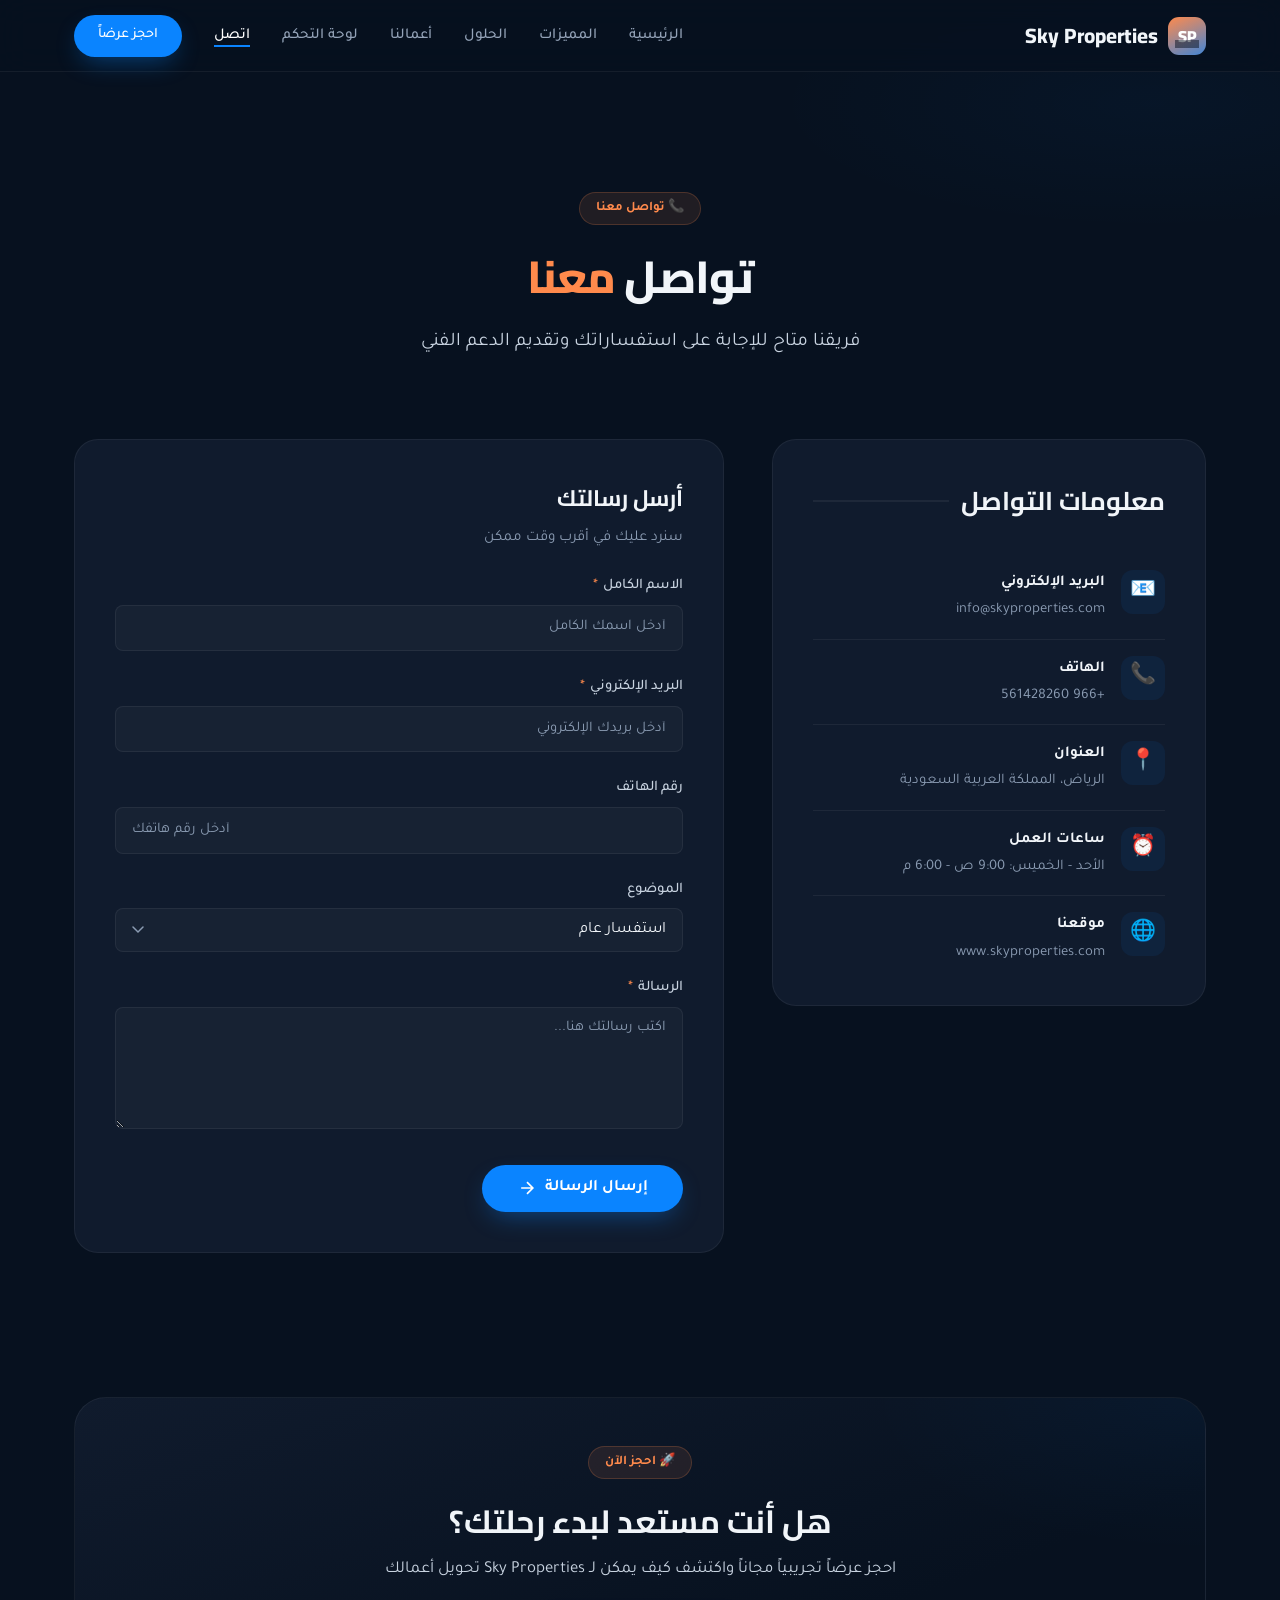
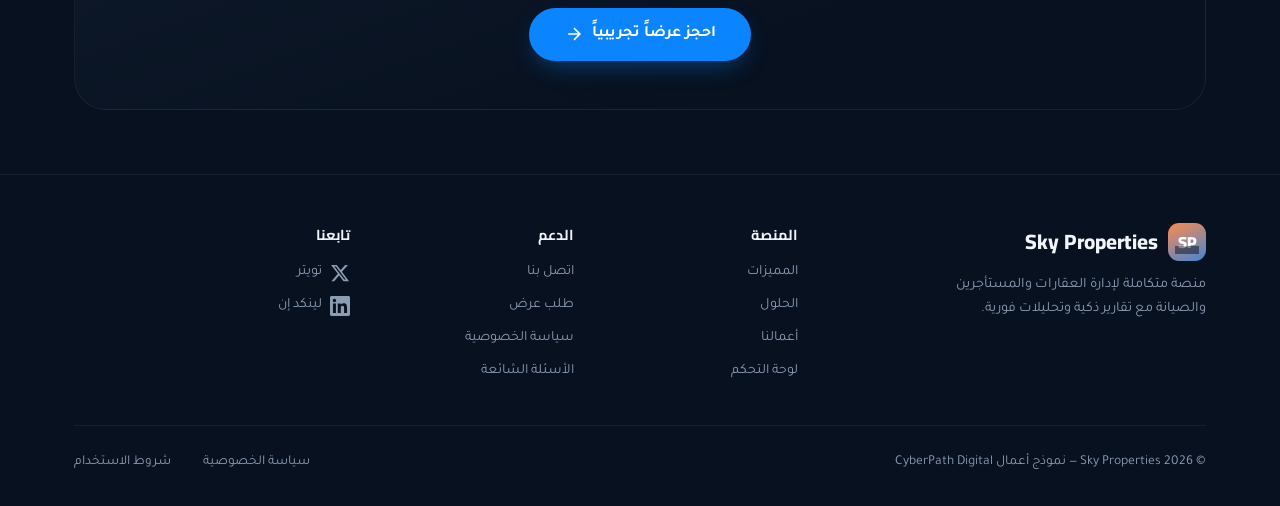
<file: contact.html>
<!DOCTYPE html>
<html lang="ar" dir="rtl">
<head>
    <meta charset="UTF-8">
    <meta name="viewport" content="width=device-width, initial-scale=1.0">
    <title>اتصل بنا - Sky Properties | سكاي بروبرتيز</title>
    <meta name="description" content="تواصل مع فريق Sky Properties للاستفسارات والدعم الفني وطلب العروض التجريبية." />
    <link rel="icon" href="data:image/svg+xml,<svg xmlns='http://www.w3.org/2000/svg' viewBox='0 0 100 100'><text y='.9em' font-size='90'>🏙️</text></svg>" />
    
    <!-- Open Graph -->
    <meta property="og:title" content="اتصل بنا - Sky Properties" />
    <meta property="og:description" content="تواصل مع فريق Sky Properties للاستفسارات والدعم." />
    <meta property="og:type" content="website" />
    
    <!-- Google Fonts -->
    <link rel="preconnect" href="https://fonts.googleapis.com">
    <link rel="preconnect" href="https://fonts.gstatic.com" crossorigin>
    <link href="https://fonts.googleapis.com/css2?family=Cairo:wght@500;600;700;800;900&family=Tajawal:wght@300;400;500;700&display=swap" rel="stylesheet">
    
    <style>
        /* ============================================================
           نفس التنسيقات المستخدمة في الصفحات السابقة
           ============================================================ */
        
        /* ---------- Variables ---------- */
        :root {
            --primary: #0A84FF;
            --primary-dark: #0066CC;
            --secondary: #06B6D4;
            --accent: #FF8A4C;
            --bg-dark: #07111F;
            --bg-card: #101B2D;
            --bg-card-hover: #1A2D4A;
            --bg-soft: #0F1B2B;
            --text-light: #F1F5F9;
            --text-muted: #94A3B8;
            --text-mist: #C8D3E0;
            --text-mist-dim: #8B9CB3;
            --border-color: rgba(255, 255, 255, 0.06);
            --shadow-card: 0 20px 40px -12px rgba(0, 0, 0, 0.8);
            --shadow-accent: 0 10px 26px -8px rgba(255, 138, 76, 0.25);
            --radius-sm: 8px;
            --radius-md: 16px;
            --radius-lg: 24px;
            --radius-xl: 32px;
            --transition: 0.3s cubic-bezier(0.4, 0, 0.2, 1);
            --font-display: 'Cairo', sans-serif;
            --font-body: 'Tajawal', 'Segoe UI', system-ui, sans-serif;
            --max-width: 1180px;
            --header-height: 72px;
        }

        /* ---------- Reset & Base ---------- */
        * {
            margin: 0;
            padding: 0;
            box-sizing: border-box;
        }

        html {
            scroll-behavior: smooth;
            -webkit-font-smoothing: antialiased;
            -moz-osx-font-smoothing: grayscale;
        }

        body {
            background: var(--bg-dark);
            color: var(--text-light);
            font-family: var(--font-body);
            line-height: 1.65;
            overflow-x: hidden;
            max-width: 100vw;
        }

        ::selection {
            background: var(--primary);
            color: #fff;
        }

        a {
            color: inherit;
            text-decoration: none;
            transition: var(--transition);
        }

        a:hover {
            color: var(--primary);
        }

        ul {
            list-style: none;
        }

        .container {
            max-width: var(--max-width);
            margin: 0 auto;
            padding: 0 1.5rem;
        }

        /* ---------- Accessibility ---------- */
        :focus-visible {
            outline: 2px solid var(--primary);
            outline-offset: 4px;
            border-radius: 6px;
        }

        /* ---------- Buttons ---------- */
        .btn-primary {
            display: inline-flex;
            align-items: center;
            gap: 0.5rem;
            background: var(--primary);
            color: #fff !important;
            border: none;
            padding: 0.85rem 2.2rem;
            border-radius: 100px;
            font-weight: 600;
            font-size: 1rem;
            font-family: var(--font-body);
            cursor: pointer;
            transition: transform 0.25s, box-shadow 0.25s, background 0.25s;
            box-shadow: 0 10px 26px -8px rgba(10, 132, 255, 0.45);
            text-decoration: none;
        }

        .btn-primary:hover {
            background: var(--primary-dark);
            transform: translateY(-3px);
            box-shadow: 0 14px 30px -6px rgba(10, 132, 255, 0.55);
            color: #fff !important;
        }

        .btn-primary.btn-sm {
            padding: 0.6rem 1.5rem;
            font-size: 0.9rem;
        }

        .btn-outline {
            display: inline-flex;
            align-items: center;
            gap: 0.5rem;
            background: transparent;
            border: 1.5px solid var(--border-color);
            color: var(--text-light);
            padding: 0.7rem 1.8rem;
            border-radius: 100px;
            font-weight: 600;
            font-size: 0.95rem;
            font-family: var(--font-body);
            cursor: pointer;
            transition: transform 0.25s, border-color 0.25s, color 0.25s, background 0.25s;
            text-decoration: none;
        }

        .btn-outline:hover {
            border-color: var(--primary);
            color: var(--primary);
            transform: translateY(-3px);
            background: rgba(10, 132, 255, 0.05);
        }

        /* ---------- Header ---------- */
        .header {
            position: sticky;
            top: 0;
            z-index: 1000;
            background: rgba(7, 17, 31, 0.85);
            backdrop-filter: blur(16px);
            -webkit-backdrop-filter: blur(16px);
            border-bottom: 1px solid var(--border-color);
            height: var(--header-height);
            transition: var(--transition);
        }

        .header.scrolled {
            background: rgba(7, 17, 31, 0.95);
            box-shadow: 0 4px 20px rgba(0, 0, 0, 0.3);
        }

        .navbar {
            display: flex;
            align-items: center;
            justify-content: space-between;
            height: var(--header-height);
        }

        .logo {
            display: flex;
            align-items: center;
            gap: 0.6rem;
            font-family: var(--font-display);
            font-weight: 800;
            font-size: 1.2rem;
            color: var(--text-light);
        }

        .logo-icon {
            background: linear-gradient(155deg, var(--accent), var(--primary) 130%);
            color: #fff;
            width: 38px;
            height: 38px;
            border-radius: 11px;
            display: flex;
            align-items: center;
            justify-content: center;
            font-size: 1rem;
            font-weight: 900;
            position: relative;
            flex-shrink: 0;
        }

        .logo-icon::after {
            content: "";
            position: absolute;
            inset: 9px 7px 7px;
            background: linear-gradient(to top, rgba(7, 17, 31, 0.5) 0 35%, transparent 35%);
            clip-path: polygon(0% 100%, 0% 55%, 18% 55%, 18% 30%, 36% 30%, 36% 65%, 54% 65%, 54% 15%, 72% 15%, 72% 45%, 100% 45%, 100% 100%);
        }

        .logo-text {
            font-size: 1.3rem;
            color: var(--text-light);
        }

        .nav-menu {
            display: flex;
            align-items: center;
            gap: 2rem;
        }

        .nav-menu a {
            color: var(--text-muted);
            font-weight: 500;
            font-size: 0.95rem;
            transition: var(--transition);
            position: relative;
        }

        .nav-menu a::after {
            content: '';
            position: absolute;
            bottom: -4px;
            left: 0;
            width: 0;
            height: 2px;
            background: var(--primary);
            transition: var(--transition);
        }

        .nav-menu a:hover::after,
        .nav-menu a.active::after {
            width: 100%;
        }

        .nav-menu a:hover,
        .nav-menu a.active {
            color: #fff;
        }

        .nav-actions {
            display: flex;
            align-items: center;
            gap: 0.8rem;
        }

        .nav-toggle {
            display: none;
            flex-direction: column;
            gap: 5px;
            background: none;
            border: none;
            cursor: pointer;
            padding: 4px;
        }

        .nav-toggle span {
            display: block;
            width: 24px;
            height: 2px;
            background: var(--text-light);
            transition: var(--transition);
            border-radius: 2px;
        }

        .nav-toggle.active span:nth-child(1) {
            transform: rotate(45deg) translate(6px, 6px);
        }

        .nav-toggle.active span:nth-child(2) {
            opacity: 0;
        }

        .nav-toggle.active span:nth-child(3) {
            transform: rotate(-45deg) translate(6px, -6px);
        }

        /* ---------- Page Header ---------- */
        .page-header {
            padding: calc(var(--header-height) + 3rem) 0 2rem;
            text-align: center;
            position: relative;
        }

        .page-header::before {
            content: '';
            position: absolute;
            top: -30%;
            right: -20%;
            width: 60%;
            height: 80%;
            background: radial-gradient(ellipse, rgba(10, 132, 255, 0.04), transparent 70%);
            pointer-events: none;
        }

        .section-tag {
            display: inline-block;
            background: rgba(255, 138, 76, 0.1);
            color: var(--accent);
            border: 1px solid rgba(255, 138, 76, 0.2);
            padding: 0.3rem 1rem;
            border-radius: 100px;
            font-size: 0.82rem;
            font-weight: 700;
            margin-bottom: 1rem;
        }

        .page-header h1 {
            font-family: var(--font-display);
            font-size: 2.8rem;
            font-weight: 800;
            margin-bottom: 0.75rem;
            letter-spacing: -0.02em;
        }

        .page-header h1 span {
            color: var(--accent);
        }

        .page-header p {
            color: var(--text-mist);
            font-size: 1.2rem;
            max-width: 600px;
            margin: 0 auto;
        }

        /* ---------- Contact Section ---------- */
        .contact-section {
            padding: 3rem 0 5rem;
        }

        .contact-wrapper {
            display: grid;
            grid-template-columns: 1fr 1.5fr;
            gap: 3rem;
            align-items: start;
        }

        /* Contact Info Side */
        .contact-info {
            background: var(--bg-card);
            padding: 2.5rem;
            border-radius: var(--radius-lg);
            border: 1px solid var(--border-color);
            transition: var(--transition);
        }

        .contact-info:hover {
            border-color: rgba(10, 132, 255, 0.2);
        }

        .contact-info h2 {
            font-family: var(--font-display);
            font-size: 1.6rem;
            font-weight: 700;
            margin-bottom: 2rem;
            display: flex;
            align-items: center;
            gap: 0.75rem;
        }

        .contact-info h2::after {
            content: '';
            flex: 1;
            height: 2px;
            background: var(--border-color);
        }

        .info-item {
            display: flex;
            gap: 1rem;
            align-items: flex-start;
            padding: 1rem 0;
            border-bottom: 1px solid var(--border-color);
            transition: var(--transition);
        }

        .info-item:last-child {
            border-bottom: none;
        }

        .info-item:hover {
            transform: translateX(-4px);
        }

        .info-item .info-icon {
            width: 44px;
            height: 44px;
            border-radius: 12px;
            background: rgba(10, 132, 255, 0.08);
            display: flex;
            align-items: center;
            justify-content: center;
            font-size: 1.3rem;
            flex-shrink: 0;
            transition: var(--transition);
        }

        .info-item:hover .info-icon {
            background: rgba(10, 132, 255, 0.15);
            transform: scale(1.05);
        }

        .info-item .info-content h4 {
            font-size: 0.95rem;
            font-weight: 600;
            margin-bottom: 0.2rem;
            color: var(--text-light);
        }

        .info-item .info-content p {
            color: var(--text-mist-dim);
            font-size: 0.92rem;
        }

        /* Contact Form Side */
        .contact-form {
            background: var(--bg-card);
            padding: 2.5rem;
            border-radius: var(--radius-lg);
            border: 1px solid var(--border-color);
            transition: var(--transition);
        }

        .contact-form:hover {
            border-color: rgba(10, 132, 255, 0.2);
        }

        .contact-form .form-title {
            font-family: var(--font-display);
            font-size: 1.4rem;
            font-weight: 700;
            margin-bottom: 0.5rem;
        }

        .contact-form .form-subtitle {
            color: var(--text-mist-dim);
            font-size: 0.95rem;
            margin-bottom: 1.5rem;
        }

        .form-group {
            margin-bottom: 1.5rem;
        }

        .form-group label {
            display: block;
            margin-bottom: 0.4rem;
            font-weight: 500;
            font-size: 0.92rem;
            color: var(--text-mist);
        }

        .form-group label .required {
            color: var(--accent);
            margin-right: 2px;
        }

        .form-group input,
        .form-group select,
        .form-group textarea {
            width: 100%;
            padding: 0.8rem 1rem;
            background: rgba(255, 255, 255, 0.03);
            border: 1.5px solid var(--border-color);
            border-radius: var(--radius-sm);
            color: var(--text-light);
            font-size: 1rem;
            font-family: var(--font-body);
            transition: border-color 0.3s, box-shadow 0.3s, background 0.3s;
        }

        .form-group input:focus,
        .form-group select:focus,
        .form-group textarea:focus {
            outline: none;
            border-color: var(--primary);
            box-shadow: 0 0 0 4px rgba(10, 132, 255, 0.08);
            background: rgba(255, 255, 255, 0.05);
        }

        .form-group input::placeholder,
        .form-group textarea::placeholder {
            color: var(--text-mist-dim);
            font-size: 0.92rem;
        }

        .form-group select {
            appearance: none;
            cursor: pointer;
            background-image: url("data:image/svg+xml,%3Csvg xmlns='http://www.w3.org/2000/svg' width='12' height='8' viewBox='0 0 12 8'%3E%3Cpath d='M1 1l5 5 5-5' stroke='%238B9CB3' stroke-width='1.5' fill='none' stroke-linecap='round'/%3E%3C/svg%3E");
            background-repeat: no-repeat;
            background-position: left 1rem center;
            padding-left: 2.5rem;
        }

        .form-group select option {
            background: var(--bg-dark);
            color: var(--text-light);
        }

        .form-group textarea {
            resize: vertical;
            min-height: 120px;
        }

        .form-group .btn-primary {
            width: 100%;
            justify-content: center;
            padding: 1rem;
            font-size: 1.05rem;
        }

        /* Form success state */
        .form-success {
            display: none;
            text-align: center;
            padding: 2rem 1rem;
        }

        .form-success .success-icon {
            font-size: 3.5rem;
            margin-bottom: 1rem;
        }

        .form-success h3 {
            font-family: var(--font-display);
            font-size: 1.4rem;
            font-weight: 700;
            margin-bottom: 0.5rem;
        }

        .form-success p {
            color: var(--text-mist-dim);
        }

        .contact-form.submitted .form-fields {
            display: none;
        }

        .contact-form.submitted .form-success {
            display: block;
        }

        /* ---------- CTA Section ---------- */
        .cta-section {
            padding: 4rem 0;
        }

        .cta-content {
            background: linear-gradient(160deg, var(--bg-card), var(--bg-dark) 70%);
            border: 1px solid var(--border-color);
            border-radius: var(--radius-xl);
            padding: 3rem 2.5rem;
            text-align: center;
            position: relative;
            overflow: hidden;
        }

        .cta-content::before {
            content: '';
            position: absolute;
            top: -50%;
            right: -30%;
            width: 60%;
            height: 100%;
            background: radial-gradient(ellipse, rgba(10, 132, 255, 0.05), transparent 70%);
            pointer-events: none;
        }

        .cta-content h2 {
            font-family: var(--font-display);
            font-size: 2rem;
            font-weight: 700;
            margin-bottom: 0.5rem;
        }

        .cta-content p {
            color: var(--text-mist);
            font-size: 1.05rem;
            margin-bottom: 1.5rem;
        }

        .cta-actions {
            display: flex;
            gap: 1rem;
            justify-content: center;
            flex-wrap: wrap;
        }

        /* ---------- Footer ---------- */
        .footer {
            border-top: 1px solid var(--border-color);
            padding: 3rem 0 2rem;
        }

        .footer-grid {
            display: grid;
            grid-template-columns: 2fr 1fr 1fr 1.5fr;
            gap: 2.5rem;
            margin-bottom: 2rem;
        }

        .footer-brand p {
            color: var(--text-mist-dim);
            font-size: 0.9rem;
            margin-top: 0.8rem;
            max-width: 300px;
        }

        .footer-col h5 {
            font-family: var(--font-display);
            font-size: 0.9rem;
            color: var(--text-light);
            margin-bottom: 0.9rem;
        }

        .footer-col a {
            display: block;
            color: var(--text-mist-dim);
            font-size: 0.88rem;
            margin-bottom: 0.6rem;
            transition: var(--transition);
        }

        .footer-col a:hover {
            color: var(--primary);
        }

        .footer-bottom {
            display: flex;
            justify-content: space-between;
            flex-wrap: wrap;
            gap: 1rem;
            padding-top: 1.6rem;
            border-top: 1px solid var(--border-color);
            color: var(--text-mist-dim);
            font-size: 0.85rem;
        }

        .footer-legal {
            display: flex;
            gap: 2rem;
        }

        .footer-legal a {
            color: var(--text-mist-dim);
        }

        .footer-legal a:hover {
            color: #fff;
        }

        /* ---------- Reveal Animation ---------- */
        .reveal {
            opacity: 0;
            transform: translateY(18px);
            transition: opacity 0.6s var(--transition), transform 0.6s var(--transition);
        }

        .reveal.in {
            opacity: 1;
            transform: translateY(0);
        }

        /* ---------- Back to Top ---------- */
        .back-to-top {
            position: fixed;
            bottom: 2rem;
            right: 2rem;
            width: 48px;
            height: 48px;
            background: var(--primary);
            color: #fff;
            border: none;
            border-radius: 50%;
            cursor: pointer;
            transition: var(--transition);
            box-shadow: 0 4px 12px rgba(10, 132, 255, 0.3);
            opacity: 0;
            visibility: hidden;
            transform: translateY(20px);
            z-index: 999;
            display: flex;
            align-items: center;
            justify-content: center;
        }

        .back-to-top.visible {
            opacity: 1;
            visibility: visible;
            transform: translateY(0);
        }

        .back-to-top:hover {
            background: var(--primary-dark);
            transform: translateY(-4px);
        }

        /* ---------- Toast ---------- */
        .toast {
            position: fixed;
            bottom: 2rem;
            right: 2rem;
            padding: 1rem 2rem;
            border-radius: var(--radius-md);
            background: var(--bg-card);
            color: var(--text-light);
            border: 1px solid var(--border-color);
            box-shadow: var(--shadow-card);
            z-index: 9999;
            animation: slideUp 0.3s ease forwards;
            font-family: var(--font-body);
        }

        .toast-success {
            border-color: #10B981;
        }

        .toast-error {
            border-color: #EF4444;
        }

        @keyframes slideUp {
            from {
                opacity: 0;
                transform: translateY(30px);
            }
            to {
                opacity: 1;
                transform: translateY(0);
            }
        }

        /* ---------- Responsive ---------- */
        @media (max-width: 1024px) {
            .contact-wrapper {
                grid-template-columns: 1fr;
                gap: 2rem;
            }

            .page-header h1 {
                font-size: 2.2rem;
            }

            .footer-grid {
                grid-template-columns: 1fr 1fr;
            }
        }

        @media (max-width: 880px) {
            .nav-menu {
                position: fixed;
                top: var(--header-height);
                left: 0;
                right: 0;
                background: rgba(7, 17, 31, 0.98);
                padding: 2rem 1.5rem;
                flex-direction: column;
                gap: 1.5rem;
                border-bottom: 1px solid var(--border-color);
                transform: translateY(-120%);
                transition: var(--transition);
                opacity: 0;
                visibility: hidden;
                backdrop-filter: blur(14px);
            }

            .nav-menu.open {
                transform: translateY(0);
                opacity: 1;
                visibility: visible;
            }

            .nav-toggle {
                display: flex;
            }

            .nav-actions .btn-outline {
                display: none;
            }

            .page-header h1 {
                font-size: 1.8rem;
            }

            .contact-info,
            .contact-form {
                padding: 1.5rem;
            }

            .cta-content {
                padding: 2rem 1.5rem;
            }

            .cta-content h2 {
                font-size: 1.6rem;
            }
        }

        @media (max-width: 600px) {
            .contact-info h2 {
                font-size: 1.3rem;
            }

            .info-item {
                padding: 0.8rem 0;
            }

            .info-item .info-icon {
                width: 38px;
                height: 38px;
                font-size: 1rem;
            }

            .footer-grid {
                grid-template-columns: 1fr;
                gap: 1.5rem;
            }

            .footer-bottom {
                flex-direction: column;
                text-align: center;
            }

            .footer-legal {
                justify-content: center;
                gap: 1rem;
            }

            .cta-actions {
                flex-direction: column;
                width: 100%;
            }

            .cta-actions .btn-primary {
                width: 100%;
                justify-content: center;
            }

            .form-group .btn-primary {
                font-size: 0.95rem;
            }
        }
    </style>
</head>
<body>

    <!-- ===== HEADER ===== -->
    <header class="header" role="banner">
        <div class="container">
            <nav class="navbar" aria-label="القائمة الرئيسية">
                <div class="logo">
                    <span class="logo-icon">SP</span>
                    <span class="logo-text">Sky Properties</span>
                </div>
                
                <button class="nav-toggle" aria-label="فتح القائمة" aria-expanded="false">
                    <span></span>
                    <span></span>
                    <span></span>
                </button>
                
                <ul class="nav-menu">
                    <li><a href="index.html">الرئيسية</a></li>
                    <li><a href="features.html">المميزات</a></li>
                    <li><a href="solutions.html">الحلول</a></li>
                    <li><a href="portfolio.html">أعمالنا</a></li>
                    <li><a href="dashboard.html">لوحة التحكم</a></li>
                    <li><a href="contact.html" class="active">اتصل</a></li>
                    <li class="nav-actions">
                        <a href="get-demo.html" class="btn-primary btn-sm">احجز عرضاً</a>
                    </li>
                </ul>
            </nav>
        </div>
    </header>

    <main>
        <!-- ===== PAGE HEADER ===== -->
        <section class="page-header">
            <div class="container">
                <span class="section-tag">📞 تواصل معنا</span>
                <h1>تواصل <span>معنا</span></h1>
                <p>فريقنا متاح للإجابة على استفساراتك وتقديم الدعم الفني</p>
            </div>
        </section>

        <!-- ===== CONTACT SECTION ===== -->
        <section class="contact-section">
            <div class="container">
                <div class="contact-wrapper">
                    <!-- Contact Info -->
                    <div class="contact-info reveal">
                        <h2>معلومات التواصل</h2>
                        
                        <div class="info-item">
                            <div class="info-icon">📧</div>
                            <div class="info-content">
                                <h4>البريد الإلكتروني</h4>
                                <p>info@skyproperties.com</p>
                            </div>
                        </div>
                        
                        <div class="info-item">
                            <div class="info-icon">📞</div>
                            <div class="info-content">
                                <h4>الهاتف</h4>
                                <p>+966 561428260</p>
                            </div>
                        </div>
                        
                        <div class="info-item">
                            <div class="info-icon">📍</div>
                            <div class="info-content">
                                <h4>العنوان</h4>
                                <p>الرياض، المملكة العربية السعودية</p>
                            </div>
                        </div>
                        
                        <div class="info-item">
                            <div class="info-icon">⏰</div>
                            <div class="info-content">
                                <h4>ساعات العمل</h4>
                                <p>الأحد - الخميس: 9:00 ص - 6:00 م</p>
                            </div>
                        </div>
                        
                        <div class="info-item" style="border-bottom: none; padding-bottom: 0;">
                            <div class="info-icon">🌐</div>
                            <div class="info-content">
                                <h4>موقعنا</h4>
                                <p>www.skyproperties.com</p>
                            </div>
                        </div>
                    </div>

                    <!-- Contact Form -->
                    <div class="contact-form reveal" id="contactFormWrapper">
                        <h3 class="form-title">أرسل رسالتك</h3>
                        <p class="form-subtitle">سنرد عليك في أقرب وقت ممكن</p>
                        
                        <form id="contactForm" class="form-fields">
                            <div class="form-group">
                                <label for="name">الاسم الكامل <span class="required">*</span></label>
                                <input type="text" id="name" name="name" placeholder="أدخل اسمك الكامل" required>
                            </div>
                            
                            <div class="form-group">
                                <label for="email">البريد الإلكتروني <span class="required">*</span></label>
                                <input type="email" id="email" name="email" placeholder="أدخل بريدك الإلكتروني" required>
                            </div>
                            
                            <div class="form-group">
                                <label for="phone">رقم الهاتف</label>
                                <input type="tel" id="phone" name="phone" placeholder="أدخل رقم هاتفك">
                            </div>
                            
                            <div class="form-group">
                                <label for="subject">الموضوع</label>
                                <select id="subject" name="subject">
                                    <option value="general">استفسار عام</option>
                                    <option value="demo">طلب عرض تجريبي</option>
                                    <option value="support">دعم فني</option>
                                    <option value="partnership">شراكة</option>
                                    <option value="careers">وظائف</option>
                                </select>
                            </div>
                            
                            <div class="form-group">
                                <label for="message">الرسالة <span class="required">*</span></label>
                                <textarea id="message" name="message" rows="5" placeholder="اكتب رسالتك هنا..." required></textarea>
                            </div>
                            
                            <button type="submit" class="btn-primary">
                                إرسال الرسالة
                                <svg width="20" height="20" viewBox="0 0 24 24" fill="none" stroke="currentColor" stroke-width="2">
                                    <path d="M5 12h14M12 5l7 7-7 7"/>
                                </svg>
                            </button>
                        </form>
                        
                        <!-- Success Message -->
                        <div class="form-success">
                            <div class="success-icon">✅</div>
                            <h3>تم إرسال رسالتك بنجاح!</h3>
                            <p>شكراً لتواصلك معنا. سنرد عليك في أقرب وقت ممكن.</p>
                        </div>
                    </div>
                </div>
            </div>
        </section>

        <!-- ===== CTA SECTION ===== -->
        <section class="cta-section">
            <div class="container">
                <div class="cta-content reveal">
                    <span class="section-tag" style="display:inline-block;background:rgba(255,138,76,0.1);color:var(--accent);border-color:rgba(255,138,76,0.2);">🚀 احجز الآن</span>
                    <h2>هل أنت مستعد لبدء رحلتك؟</h2>
                    <p>احجز عرضاً تجريبياً مجاناً واكتشف كيف يمكن لـ Sky Properties تحويل أعمالك</p>
                    <div class="cta-actions">
                        <a href="get-demo.html" class="btn-primary">
                            احجز عرضاً تجريبياً
                            <svg width="20" height="20" viewBox="0 0 24 24" fill="none" stroke="currentColor" stroke-width="2">
                                <path d="M5 12h14M12 5l7 7-7 7"/>
                            </svg>
                        </a>
                    </div>
                </div>
            </div>
        </section>
    </main>

    <!-- ===== FOOTER ===== -->
    <footer class="footer" role="contentinfo">
        <div class="container">
            <div class="footer-grid">
                <div class="footer-brand">
                    <div class="logo">
                        <span class="logo-icon">SP</span>
                        <span class="logo-text">Sky Properties</span>
                    </div>
                    <p>منصة متكاملة لإدارة العقارات والمستأجرين والصيانة مع تقارير ذكية وتحليلات فورية.</p>
                </div>
                
                <div class="footer-col">
                    <h5>المنصة</h5>
                    <a href="features.html">المميزات</a>
                    <a href="solutions.html">الحلول</a>
                    <a href="portfolio.html">أعمالنا</a>
                    <a href="dashboard.html">لوحة التحكم</a>
                </div>
                
                <div class="footer-col">
                    <h5>الدعم</h5>
                    <a href="contact.html">اتصل بنا</a>
                    <a href="get-demo.html">طلب عرض</a>
                    <a href="privacy.html">سياسة الخصوصية</a>
                    <a href="#">الأسئلة الشائعة</a>
                </div>
                
                <div class="footer-col">
                    <h5>تابعنا</h5>
                    <a href="#" style="display:flex;align-items:center;gap:0.5rem;">
                        <svg width="20" height="20" viewBox="0 0 24 24" fill="currentColor"><path d="M18.244 2.25h3.308l-7.227 8.26 8.502 11.24H16.17l-5.214-6.817L4.99 21.75H1.68l7.73-8.835L1.254 2.25H8.08l4.713 6.231zm-1.161 17.52h1.833L7.084 4.126H5.117z"/></svg>
                        تويتر
                    </a>
                    <a href="#" style="display:flex;align-items:center;gap:0.5rem;">
                        <svg width="20" height="20" viewBox="0 0 24 24" fill="currentColor"><path d="M20.447 20.452h-3.554v-5.569c0-1.328-.027-3.037-1.852-3.037-1.853 0-2.136 1.445-2.136 2.939v5.667H9.351V9h3.414v1.561h.046c.477-.9 1.637-1.85 3.37-1.85 3.601 0 4.267 2.37 4.267 5.455v6.286zM5.337 7.433c-1.144 0-2.063-.926-2.063-2.065 0-1.138.92-2.063 2.063-2.063 1.14 0 2.064.925 2.064 2.063 0 1.139-.925 2.065-2.064 2.065zm1.782 13.019H3.555V9h3.564v11.452zM22.225 0H1.771C.792 0 0 .774 0 1.729v20.542C0 23.227.792 24 1.771 24h20.451C23.2 24 24 23.227 24 22.271V1.729C24 .774 23.2 0 22.222 0h.003z"/></svg>
                        لينكد إن
                    </a>
                </div>
            </div>
            
            <div class="footer-bottom">
                <p>© 2026 Sky Properties — نموذج أعمال <a href="#">CyberPath Digital</a></p>
                <div class="footer-legal">
                    <a href="privacy.html">سياسة الخصوصية</a>
                    <a href="#">شروط الاستخدام</a>
                </div>
            </div>
        </div>
    </footer>

    <!-- ===== BACK TO TOP ===== -->
    <button class="back-to-top" aria-label="العودة للأعلى">
        <svg width="24" height="24" viewBox="0 0 24 24" fill="none" stroke="currentColor" stroke-width="2">
            <path d="M18 15l-6-6-6 6"/>
        </svg>
    </button>

    <script>
        (function() {
            'use strict';

            // ===== Mobile Menu Toggle =====
            const navToggle = document.querySelector('.nav-toggle');
            const navMenu = document.querySelector('.nav-menu');
            
            if (navToggle && navMenu) {
                navToggle.addEventListener('click', function() {
                    const isOpen = this.classList.toggle('active');
                    navMenu.classList.toggle('open');
                    this.setAttribute('aria-expanded', isOpen);
                });

                navMenu.querySelectorAll('a').forEach(function(link) {
                    link.addEventListener('click', function() {
                        navToggle.classList.remove('active');
                        navMenu.classList.remove('open');
                        navToggle.setAttribute('aria-expanded', 'false');
                    });
                });
            }

            // ===== Header Scroll Effect =====
            const header = document.querySelector('.header');
            
            window.addEventListener('scroll', function() {
                if (window.pageYOffset > 50) {
                    header.classList.add('scrolled');
                } else {
                    header.classList.remove('scrolled');
                }
            });

            // ===== Back to Top =====
            const backToTop = document.querySelector('.back-to-top');
            
            if (backToTop) {
                window.addEventListener('scroll', function() {
                    if (window.pageYOffset > 300) {
                        backToTop.classList.add('visible');
                    } else {
                        backToTop.classList.remove('visible');
                    }
                });

                backToTop.addEventListener('click', function() {
                    window.scrollTo({
                        top: 0,
                        behavior: 'smooth'
                    });
                });
            }

            // ===== Reveal on Scroll =====
            const revealElements = document.querySelectorAll('.reveal');
            
            if ('IntersectionObserver' in window) {
                const observer = new IntersectionObserver(function(entries) {
                    entries.forEach(function(entry) {
                        if (entry.isIntersecting) {
                            entry.target.classList.add('in');
                            observer.unobserve(entry.target);
                        }
                    });
                }, {
                    threshold: 0.1,
                    rootMargin: '0px 0px -50px 0px'
                });

                revealElements.forEach(function(el) {
                    observer.observe(el);
                });
            } else {
                revealElements.forEach(function(el) {
                    el.classList.add('in');
                });
            }

            // ===== Contact Form Handler =====
            const contactForm = document.getElementById('contactForm');
            const formWrapper = document.getElementById('contactFormWrapper');
            
            if (contactForm && formWrapper) {
                contactForm.addEventListener('submit', function(e) {
                    e.preventDefault();
                    
                    // Get form values
                    const name = document.getElementById('name').value.trim();
                    const email = document.getElementById('email').value.trim();
                    const message = document.getElementById('message').value.trim();
                    
                    // Validate
                    if (!name || !email || !message) {
                        showToast('الرجاء ملء جميع الحقول المطلوبة', 'error');
                        return;
                    }
                    
                    // Email validation
                    const emailRegex = /^[^\s@]+@[^\s@]+\.[^\s@]+$/;
                    if (!emailRegex.test(email)) {
                        showToast('الرجاء إدخال بريد إلكتروني صحيح', 'error');
                        return;
                    }
                    
                    // Show loading state
                    const submitBtn = contactForm.querySelector('.btn-primary');
                    const originalText = submitBtn.innerHTML;
                    submitBtn.innerHTML = 'جاري الإرسال...';
                    submitBtn.disabled = true;
                    
                    // Simulate form submission
                    setTimeout(function() {
                        // Show success
                        formWrapper.classList.add('submitted');
                        
                        // Reset button
                        submitBtn.innerHTML = originalText;
                        submitBtn.disabled = false;
                        
                        // Show toast
                        showToast('تم إرسال رسالتك بنجاح! سنتواصل معك قريباً', 'success');
                        
                        // Scroll to form to show success message
                        formWrapper.scrollIntoView({ behavior: 'smooth', block: 'center' });
                    }, 1500);
                });
            }

            // ===== Toast Function =====
            function showToast(message, type) {
                type = type || 'success';
                
                const existingToasts = document.querySelectorAll('.toast');
                existingToasts.forEach(function(toast) { toast.remove(); });
                
                const toast = document.createElement('div');
                toast.className = 'toast toast-' + type;
                toast.textContent = message;
                
                document.body.appendChild(toast);
                
                setTimeout(function() {
                    toast.style.opacity = '0';
                    toast.style.transform = 'translateY(-30px)';
                    toast.style.transition = 'all 0.3s ease';
                    
                    setTimeout(function() {
                        toast.remove();
                    }, 300);
                }, 5000);
            }

            // ===== Expose toast globally =====
            window.showToast = showToast;

        })();
    </script>
</body>
</html>
</file>
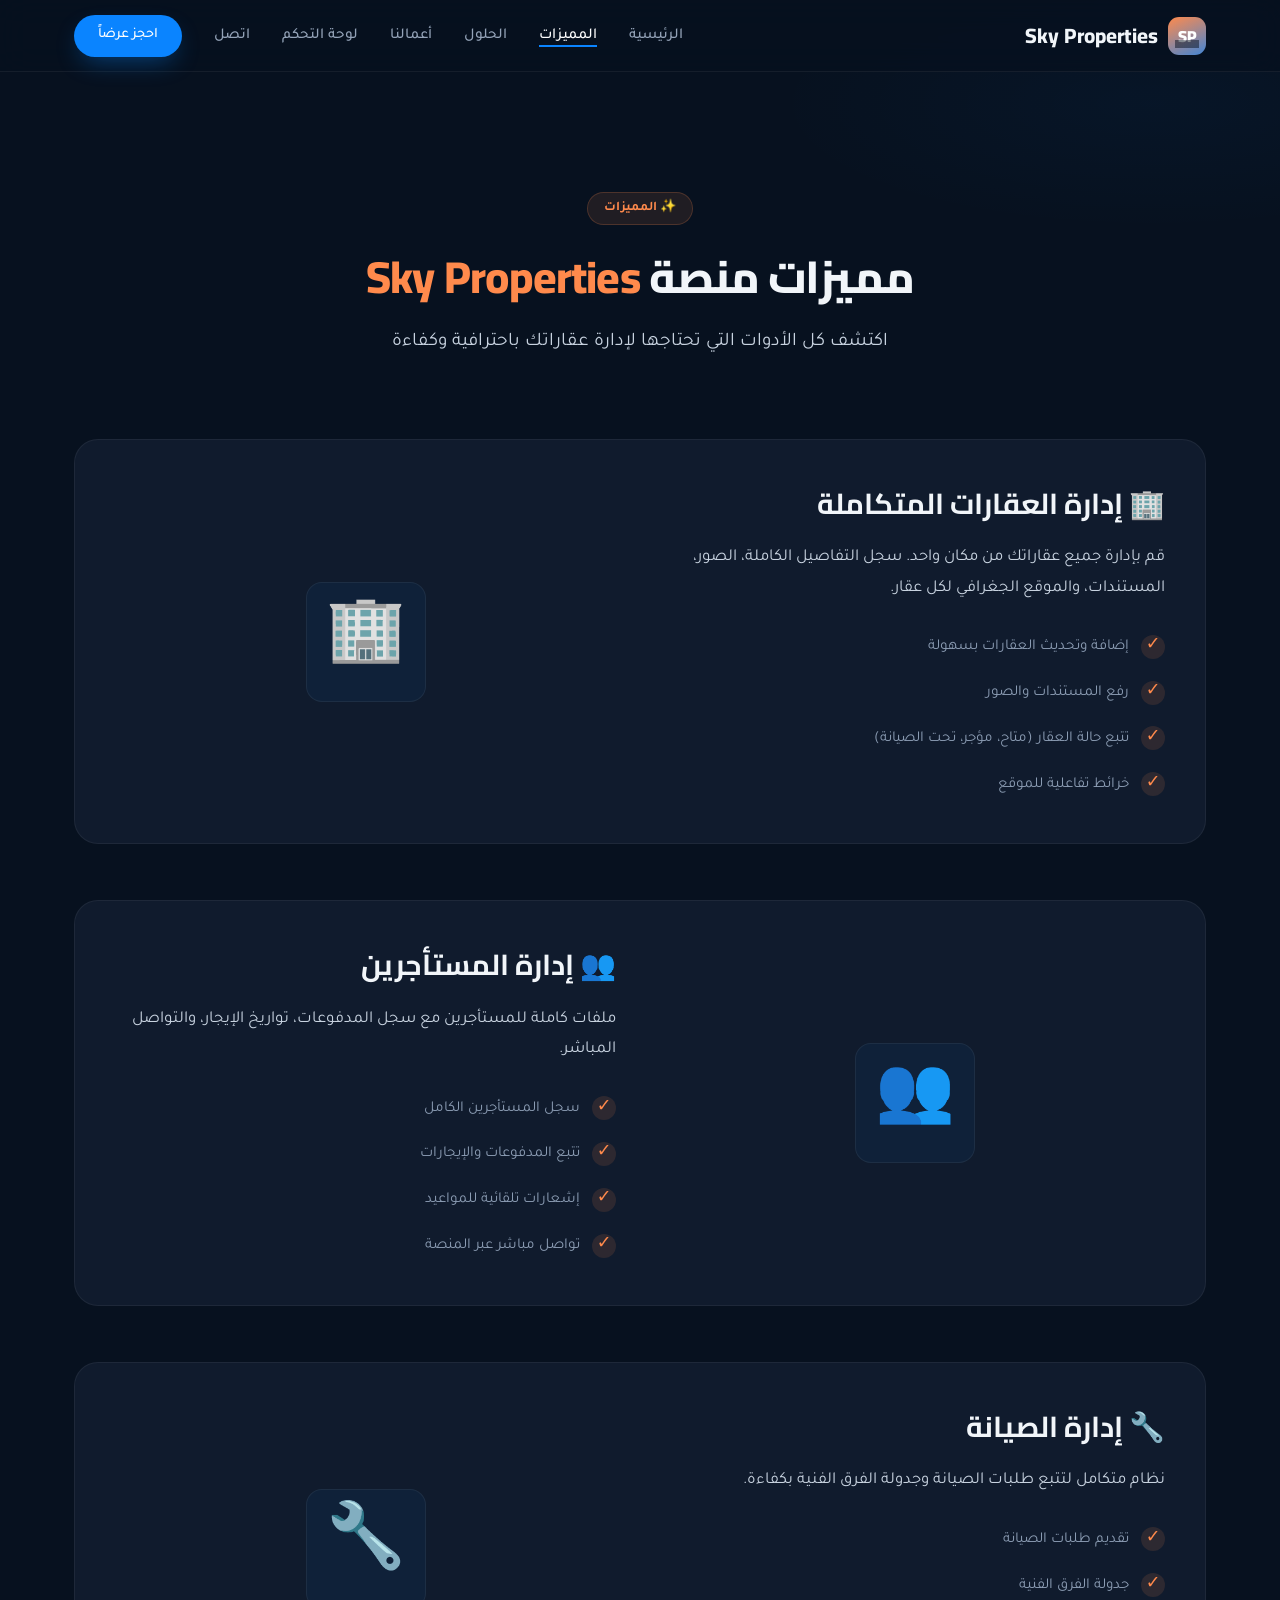
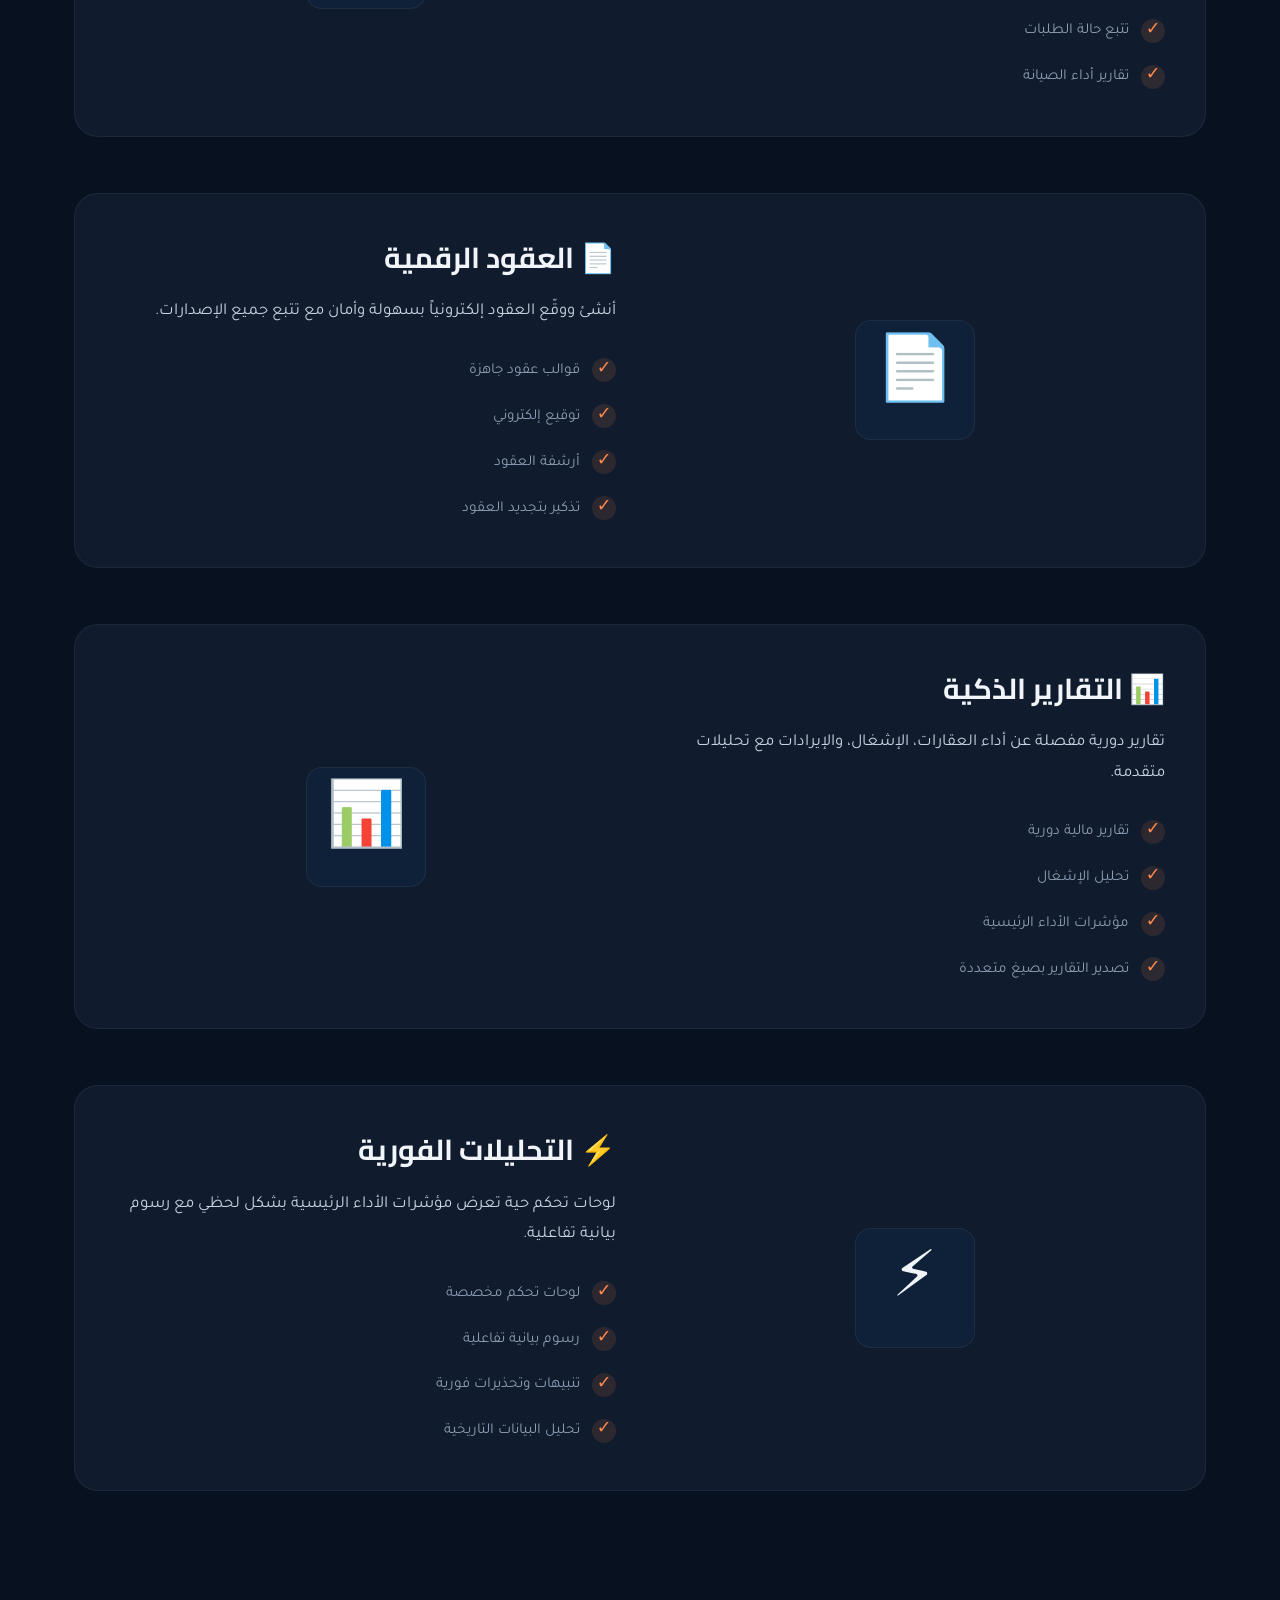
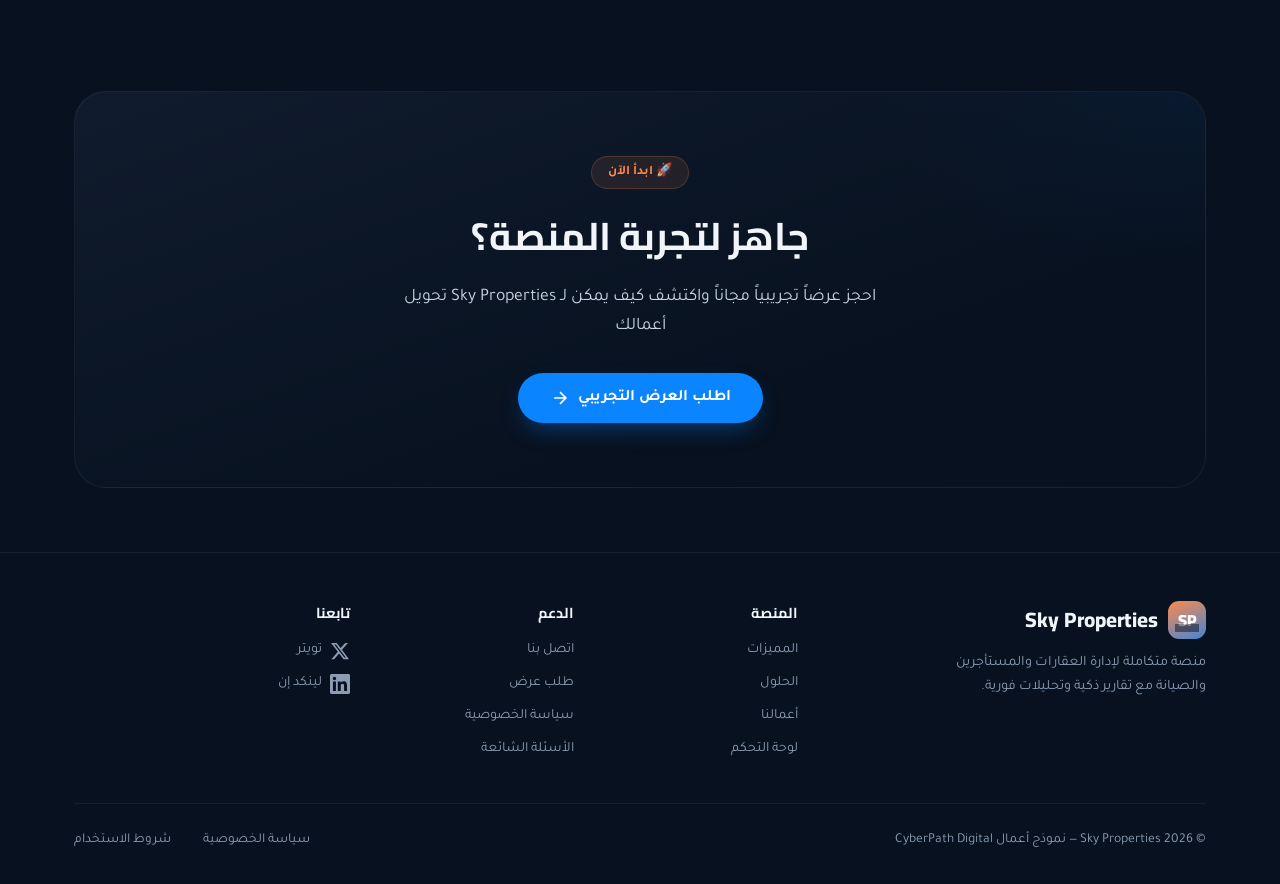
<file: features.html>
<!DOCTYPE html>
<html lang="ar" dir="rtl">
<head>
    <meta charset="UTF-8">
    <meta name="viewport" content="width=device-width, initial-scale=1.0">
    <title>المميزات - Sky Properties | سكاي بروبرتيز</title>
    <meta name="description" content="اكتشف جميع مميزات منصة Sky Properties المتكاملة لإدارة العقارات والمستأجرين والصيانة." />
    <link rel="icon" href="data:image/svg+xml,<svg xmlns='http://www.w3.org/2000/svg' viewBox='0 0 100 100'><text y='.9em' font-size='90'>🏙️</text></svg>" />
    
    <!-- Open Graph -->
    <meta property="og:title" content="المميزات - Sky Properties" />
    <meta property="og:description" content="اكتشف جميع مميزات منصة Sky Properties المتكاملة لإدارة العقارات." />
    <meta property="og:type" content="website" />
    
    <!-- Google Fonts -->
    <link rel="preconnect" href="https://fonts.googleapis.com">
    <link rel="preconnect" href="https://fonts.gstatic.com" crossorigin>
    <link href="https://fonts.googleapis.com/css2?family=Cairo:wght@500;600;700;800;900&family=Tajawal:wght@300;400;500;700&display=swap" rel="stylesheet">
    
    <style>
        /* ============================================================
           نفس التنسيقات المستخدمة في index.html المحسّن
           ============================================================ */
        
        /* ---------- Variables ---------- */
        :root {
            --primary: #0A84FF;
            --primary-dark: #0066CC;
            --secondary: #06B6D4;
            --accent: #FF8A4C;
            --bg-dark: #07111F;
            --bg-card: #101B2D;
            --bg-card-hover: #1A2D4A;
            --bg-soft: #0F1B2B;
            --text-light: #F1F5F9;
            --text-muted: #94A3B8;
            --text-mist: #C8D3E0;
            --text-mist-dim: #8B9CB3;
            --border-color: rgba(255, 255, 255, 0.06);
            --shadow-card: 0 20px 40px -12px rgba(0, 0, 0, 0.8);
            --shadow-accent: 0 10px 26px -8px rgba(255, 138, 76, 0.25);
            --radius-sm: 8px;
            --radius-md: 16px;
            --radius-lg: 24px;
            --radius-xl: 32px;
            --transition: 0.3s cubic-bezier(0.4, 0, 0.2, 1);
            --font-display: 'Cairo', sans-serif;
            --font-body: 'Tajawal', 'Segoe UI', system-ui, sans-serif;
            --max-width: 1180px;
            --header-height: 72px;
        }

        /* ---------- Reset & Base ---------- */
        * {
            margin: 0;
            padding: 0;
            box-sizing: border-box;
        }

        html {
            scroll-behavior: smooth;
            -webkit-font-smoothing: antialiased;
            -moz-osx-font-smoothing: grayscale;
        }

        body {
            background: var(--bg-dark);
            color: var(--text-light);
            font-family: var(--font-body);
            line-height: 1.65;
            overflow-x: hidden;
            max-width: 100vw;
        }

        ::selection {
            background: var(--primary);
            color: #fff;
        }

        a {
            color: inherit;
            text-decoration: none;
            transition: var(--transition);
        }

        a:hover {
            color: var(--primary);
        }

        ul {
            list-style: none;
        }

        .container {
            max-width: var(--max-width);
            margin: 0 auto;
            padding: 0 1.5rem;
        }

        /* ---------- Accessibility ---------- */
        :focus-visible {
            outline: 2px solid var(--primary);
            outline-offset: 4px;
            border-radius: 6px;
        }

        /* ---------- Buttons ---------- */
        .btn-primary {
            display: inline-flex;
            align-items: center;
            gap: 0.5rem;
            background: var(--primary);
            color: #fff !important;
            border: none;
            padding: 0.75rem 2rem;
            border-radius: 100px;
            font-weight: 600;
            font-size: 1rem;
            font-family: var(--font-body);
            cursor: pointer;
            transition: transform 0.25s, box-shadow 0.25s, background 0.25s;
            box-shadow: 0 10px 26px -8px rgba(10, 132, 255, 0.45);
            text-decoration: none;
        }

        .btn-primary:hover {
            background: var(--primary-dark);
            transform: translateY(-3px);
            box-shadow: 0 14px 30px -6px rgba(10, 132, 255, 0.55);
            color: #fff !important;
        }

        .btn-primary.btn-sm {
            padding: 0.6rem 1.5rem;
            font-size: 0.9rem;
        }

        /* ---------- Header ---------- */
        .header {
            position: sticky;
            top: 0;
            z-index: 1000;
            background: rgba(7, 17, 31, 0.85);
            backdrop-filter: blur(16px);
            -webkit-backdrop-filter: blur(16px);
            border-bottom: 1px solid var(--border-color);
            height: var(--header-height);
            transition: var(--transition);
        }

        .header.scrolled {
            background: rgba(7, 17, 31, 0.95);
            box-shadow: 0 4px 20px rgba(0, 0, 0, 0.3);
        }

        .navbar {
            display: flex;
            align-items: center;
            justify-content: space-between;
            height: var(--header-height);
        }

        .logo {
            display: flex;
            align-items: center;
            gap: 0.6rem;
            font-family: var(--font-display);
            font-weight: 800;
            font-size: 1.2rem;
            color: var(--text-light);
        }

        .logo-icon {
            background: linear-gradient(155deg, var(--accent), var(--primary) 130%);
            color: #fff;
            width: 38px;
            height: 38px;
            border-radius: 11px;
            display: flex;
            align-items: center;
            justify-content: center;
            font-size: 1rem;
            font-weight: 900;
            position: relative;
            flex-shrink: 0;
        }

        .logo-icon::after {
            content: "";
            position: absolute;
            inset: 9px 7px 7px;
            background: linear-gradient(to top, rgba(7, 17, 31, 0.5) 0 35%, transparent 35%);
            clip-path: polygon(0% 100%, 0% 55%, 18% 55%, 18% 30%, 36% 30%, 36% 65%, 54% 65%, 54% 15%, 72% 15%, 72% 45%, 100% 45%, 100% 100%);
        }

        .logo-text {
            font-size: 1.3rem;
            color: var(--text-light);
        }

        .nav-menu {
            display: flex;
            align-items: center;
            gap: 2rem;
        }

        .nav-menu a {
            color: var(--text-muted);
            font-weight: 500;
            font-size: 0.95rem;
            transition: var(--transition);
            position: relative;
        }

        .nav-menu a::after {
            content: '';
            position: absolute;
            bottom: -4px;
            left: 0;
            width: 0;
            height: 2px;
            background: var(--primary);
            transition: var(--transition);
        }

        .nav-menu a:hover::after,
        .nav-menu a.active::after {
            width: 100%;
        }

        .nav-menu a:hover,
        .nav-menu a.active {
            color: #fff;
        }

        .nav-actions {
            display: flex;
            align-items: center;
            gap: 0.8rem;
        }

        .nav-toggle {
            display: none;
            flex-direction: column;
            gap: 5px;
            background: none;
            border: none;
            cursor: pointer;
            padding: 4px;
        }

        .nav-toggle span {
            display: block;
            width: 24px;
            height: 2px;
            background: var(--text-light);
            transition: var(--transition);
            border-radius: 2px;
        }

        .nav-toggle.active span:nth-child(1) {
            transform: rotate(45deg) translate(6px, 6px);
        }

        .nav-toggle.active span:nth-child(2) {
            opacity: 0;
        }

        .nav-toggle.active span:nth-child(3) {
            transform: rotate(-45deg) translate(6px, -6px);
        }

        /* ---------- Page Header ---------- */
        .page-header {
            padding: calc(var(--header-height) + 3rem) 0 2rem;
            text-align: center;
            position: relative;
        }

        .page-header::before {
            content: '';
            position: absolute;
            top: -30%;
            right: -20%;
            width: 60%;
            height: 80%;
            background: radial-gradient(ellipse, rgba(10, 132, 255, 0.04), transparent 70%);
            pointer-events: none;
        }

        .section-tag {
            display: inline-block;
            background: rgba(255, 138, 76, 0.1);
            color: var(--accent);
            border: 1px solid rgba(255, 138, 76, 0.2);
            padding: 0.3rem 1rem;
            border-radius: 100px;
            font-size: 0.82rem;
            font-weight: 700;
            margin-bottom: 1rem;
        }

        .page-header h1 {
            font-family: var(--font-display);
            font-size: 2.8rem;
            font-weight: 800;
            margin-bottom: 0.75rem;
            letter-spacing: -0.02em;
        }

        .page-header p {
            color: var(--text-mist);
            font-size: 1.2rem;
            max-width: 600px;
            margin: 0 auto;
        }

        /* ---------- Features Detailed ---------- */
        .features-detailed {
            padding: 3rem 0 5rem;
        }

        .feature-row {
            display: grid;
            grid-template-columns: 1fr 1fr;
            gap: 3rem;
            align-items: center;
            margin-bottom: 3.5rem;
            padding: 2.5rem;
            background: var(--bg-card);
            border-radius: var(--radius-lg);
            border: 1px solid var(--border-color);
            transition: transform 0.3s, border-color 0.3s, box-shadow 0.3s;
            position: relative;
            overflow: hidden;
        }

        .feature-row::before {
            content: "";
            position: absolute;
            inset: 0;
            opacity: 0;
            background: radial-gradient(circle at 85% -10%, rgba(10, 132, 255, 0.06), transparent 60%);
            transition: opacity 0.3s;
        }

        .feature-row:hover {
            transform: translateY(-6px);
            border-color: rgba(10, 132, 255, 0.25);
            box-shadow: var(--shadow-card);
        }

        .feature-row:hover::before {
            opacity: 1;
        }

        .feature-row.reverse {
            direction: ltr;
        }

        .feature-row.reverse .feature-content {
            direction: rtl;
        }

        .feature-content {
            position: relative;
            z-index: 1;
        }

        .feature-content h2 {
            font-family: var(--font-display);
            font-size: 1.8rem;
            font-weight: 700;
            margin-bottom: 1rem;
        }

        .feature-content p {
            color: var(--text-mist);
            font-size: 1.05rem;
            margin-bottom: 1.5rem;
            line-height: 1.8;
        }

        .feature-content ul {
            display: flex;
            flex-direction: column;
            gap: 0.5rem;
        }

        .feature-content ul li {
            color: var(--text-mist-dim);
            font-size: 0.95rem;
            display: flex;
            align-items: center;
            gap: 0.75rem;
            padding: 0.4rem 0;
            transition: var(--transition);
        }

        .feature-content ul li::before {
            content: "✓";
            color: var(--accent);
            font-weight: 700;
            font-size: 1.1rem;
            width: 24px;
            height: 24px;
            background: rgba(255, 138, 76, 0.12);
            border-radius: 50%;
            display: flex;
            align-items: center;
            justify-content: center;
            flex-shrink: 0;
            transition: var(--transition);
        }

        .feature-content ul li:hover::before {
            background: var(--accent);
            color: #fff;
        }

        .feature-image {
            display: flex;
            justify-content: center;
            align-items: center;
            position: relative;
            z-index: 1;
            min-height: 200px;
        }

        .feature-image .icon-box {
            width: 120px;
            height: 120px;
            background: rgba(10, 132, 255, 0.06);
            border-radius: var(--radius-md);
            display: flex;
            align-items: center;
            justify-content: center;
            font-size: 4rem;
            border: 1px solid var(--border-color);
            transition: var(--transition);
        }

        .feature-row:hover .feature-image .icon-box {
            transform: scale(1.05) rotate(-3deg);
            border-color: rgba(10, 132, 255, 0.2);
            background: rgba(10, 132, 255, 0.1);
        }

        /* ---------- CTA Section ---------- */
        .cta-section {
            padding: 4rem 0;
        }

        .cta-content {
            background: linear-gradient(160deg, var(--bg-card), var(--bg-dark) 70%);
            border: 1px solid var(--border-color);
            border-radius: var(--radius-xl);
            padding: 4rem 3rem;
            text-align: center;
            position: relative;
            overflow: hidden;
        }

        .cta-content::before {
            content: '';
            position: absolute;
            top: -50%;
            right: -30%;
            width: 60%;
            height: 100%;
            background: radial-gradient(ellipse, rgba(10, 132, 255, 0.05), transparent 70%);
            pointer-events: none;
        }

        .cta-content h2 {
            font-family: var(--font-display);
            font-size: 2.4rem;
            font-weight: 700;
            margin-bottom: 0.9rem;
        }

        .cta-content p {
            color: var(--text-mist);
            font-size: 1.1rem;
            margin-bottom: 2rem;
            max-width: 520px;
            margin-inline: auto;
        }

        .cta-actions {
            display: flex;
            gap: 1rem;
            justify-content: center;
            flex-wrap: wrap;
        }

        /* ---------- Footer ---------- */
        .footer {
            border-top: 1px solid var(--border-color);
            padding: 3rem 0 2rem;
        }

        .footer-grid {
            display: grid;
            grid-template-columns: 2fr 1fr 1fr 1.5fr;
            gap: 2.5rem;
            margin-bottom: 2rem;
        }

        .footer-brand p {
            color: var(--text-mist-dim);
            font-size: 0.9rem;
            margin-top: 0.8rem;
            max-width: 300px;
        }

        .footer-col h5 {
            font-family: var(--font-display);
            font-size: 0.9rem;
            color: var(--text-light);
            margin-bottom: 0.9rem;
        }

        .footer-col a {
            display: block;
            color: var(--text-mist-dim);
            font-size: 0.88rem;
            margin-bottom: 0.6rem;
            transition: var(--transition);
        }

        .footer-col a:hover {
            color: var(--primary);
        }

        .footer-bottom {
            display: flex;
            justify-content: space-between;
            flex-wrap: wrap;
            gap: 1rem;
            padding-top: 1.6rem;
            border-top: 1px solid var(--border-color);
            color: var(--text-mist-dim);
            font-size: 0.85rem;
        }

        .footer-legal {
            display: flex;
            gap: 2rem;
        }

        .footer-legal a {
            color: var(--text-mist-dim);
        }

        .footer-legal a:hover {
            color: #fff;
        }

        /* ---------- Reveal Animation ---------- */
        .reveal {
            opacity: 0;
            transform: translateY(18px);
            transition: opacity 0.6s var(--transition), transform 0.6s var(--transition);
        }

        .reveal.in {
            opacity: 1;
            transform: translateY(0);
        }

        /* ---------- Back to Top ---------- */
        .back-to-top {
            position: fixed;
            bottom: 2rem;
            right: 2rem;
            width: 48px;
            height: 48px;
            background: var(--primary);
            color: #fff;
            border: none;
            border-radius: 50%;
            cursor: pointer;
            transition: var(--transition);
            box-shadow: 0 4px 12px rgba(10, 132, 255, 0.3);
            opacity: 0;
            visibility: hidden;
            transform: translateY(20px);
            z-index: 999;
            display: flex;
            align-items: center;
            justify-content: center;
        }

        .back-to-top.visible {
            opacity: 1;
            visibility: visible;
            transform: translateY(0);
        }

        .back-to-top:hover {
            background: var(--primary-dark);
            transform: translateY(-4px);
        }

        /* ---------- Responsive ---------- */
        @media (max-width: 1024px) {
            .feature-row {
                grid-template-columns: 1fr;
                gap: 1.5rem;
                padding: 1.5rem;
            }

            .feature-row.reverse {
                direction: rtl;
            }

            .page-header h1 {
                font-size: 2.2rem;
            }

            .footer-grid {
                grid-template-columns: 1fr 1fr;
            }
        }

        @media (max-width: 880px) {
            .nav-menu {
                position: fixed;
                top: var(--header-height);
                left: 0;
                right: 0;
                background: rgba(7, 17, 31, 0.98);
                padding: 2rem 1.5rem;
                flex-direction: column;
                gap: 1.5rem;
                border-bottom: 1px solid var(--border-color);
                transform: translateY(-120%);
                transition: var(--transition);
                opacity: 0;
                visibility: hidden;
                backdrop-filter: blur(14px);
            }

            .nav-menu.open {
                transform: translateY(0);
                opacity: 1;
                visibility: visible;
            }

            .nav-toggle {
                display: flex;
            }

            .nav-actions .btn-outline {
                display: none;
            }

            .page-header h1 {
                font-size: 1.8rem;
            }

            .cta-content {
                padding: 2rem 1.5rem;
            }

            .cta-content h2 {
                font-size: 1.8rem;
            }
        }

        @media (max-width: 600px) {
            .feature-row {
                padding: 1rem;
            }

            .feature-content h2 {
                font-size: 1.4rem;
            }

            .feature-content p {
                font-size: 0.95rem;
            }

            .feature-image .icon-box {
                width: 80px;
                height: 80px;
                font-size: 2.8rem;
            }

            .footer-grid {
                grid-template-columns: 1fr;
                gap: 1.5rem;
            }

            .footer-bottom {
                flex-direction: column;
                text-align: center;
            }

            .footer-legal {
                justify-content: center;
                gap: 1rem;
            }

            .cta-actions {
                flex-direction: column;
                width: 100%;
            }

            .cta-actions .btn-primary {
                width: 100%;
                justify-content: center;
            }
        }
    </style>
</head>
<body>

    <!-- ===== HEADER ===== -->
    <header class="header" role="banner">
        <div class="container">
            <nav class="navbar" aria-label="القائمة الرئيسية">
                <div class="logo">
                    <span class="logo-icon">SP</span>
                    <span class="logo-text">Sky Properties</span>
                </div>
                
                <button class="nav-toggle" aria-label="فتح القائمة" aria-expanded="false">
                    <span></span>
                    <span></span>
                    <span></span>
                </button>
                
                <ul class="nav-menu">
                    <li><a href="index.html">الرئيسية</a></li>
                    <li><a href="features.html" class="active">المميزات</a></li>
                    <li><a href="solutions.html">الحلول</a></li>
                    <li><a href="portfolio.html">أعمالنا</a></li>
                    <li><a href="dashboard.html">لوحة التحكم</a></li>
                    <li><a href="contact.html">اتصل</a></li>
                    <li class="nav-actions">
                        <a href="get-demo.html" class="btn-primary btn-sm">احجز عرضاً</a>
                    </li>
                </ul>
            </nav>
        </div>
    </header>

    <main>
        <!-- ===== PAGE HEADER ===== -->
        <section class="page-header">
            <div class="container">
                <span class="section-tag">✨ المميزات</span>
                <h1>مميزات منصة <span style="color:var(--accent);">Sky Properties</span></h1>
                <p>اكتشف كل الأدوات التي تحتاجها لإدارة عقاراتك باحترافية وكفاءة</p>
            </div>
        </section>

        <!-- ===== FEATURES DETAILED ===== -->
        <section class="features-detailed">
            <div class="container">
                <!-- Feature 1 -->
                <div class="feature-row reveal">
                    <div class="feature-content">
                        <h2>🏢 إدارة العقارات المتكاملة</h2>
                        <p>قم بإدارة جميع عقاراتك من مكان واحد. سجل التفاصيل الكاملة، الصور، المستندات، والموقع الجغرافي لكل عقار.</p>
                        <ul>
                            <li>إضافة وتحديث العقارات بسهولة</li>
                            <li>رفع المستندات والصور</li>
                            <li>تتبع حالة العقار (متاح، مؤجر، تحت الصيانة)</li>
                            <li>خرائط تفاعلية للموقع</li>
                        </ul>
                    </div>
                    <div class="feature-image">
                        <div class="icon-box">🏢</div>
                    </div>
                </div>

                <!-- Feature 2 -->
                <div class="feature-row reverse reveal">
                    <div class="feature-content">
                        <h2>👥 إدارة المستأجرين</h2>
                        <p>ملفات كاملة للمستأجرين مع سجل المدفوعات، تواريخ الإيجار، والتواصل المباشر.</p>
                        <ul>
                            <li>سجل المستأجرين الكامل</li>
                            <li>تتبع المدفوعات والإيجارات</li>
                            <li>إشعارات تلقائية للمواعيد</li>
                            <li>تواصل مباشر عبر المنصة</li>
                        </ul>
                    </div>
                    <div class="feature-image">
                        <div class="icon-box">👥</div>
                    </div>
                </div>

                <!-- Feature 3 -->
                <div class="feature-row reveal">
                    <div class="feature-content">
                        <h2>🔧 إدارة الصيانة</h2>
                        <p>نظام متكامل لتتبع طلبات الصيانة وجدولة الفرق الفنية بكفاءة.</p>
                        <ul>
                            <li>تقديم طلبات الصيانة</li>
                            <li>جدولة الفرق الفنية</li>
                            <li>تتبع حالة الطلبات</li>
                            <li>تقارير أداء الصيانة</li>
                        </ul>
                    </div>
                    <div class="feature-image">
                        <div class="icon-box">🔧</div>
                    </div>
                </div>

                <!-- Feature 4 -->
                <div class="feature-row reverse reveal">
                    <div class="feature-content">
                        <h2>📄 العقود الرقمية</h2>
                        <p>أنشئ ووقّع العقود إلكترونياً بسهولة وأمان مع تتبع جميع الإصدارات.</p>
                        <ul>
                            <li>قوالب عقود جاهزة</li>
                            <li>توقيع إلكتروني</li>
                            <li>أرشفة العقود</li>
                            <li>تذكير بتجديد العقود</li>
                        </ul>
                    </div>
                    <div class="feature-image">
                        <div class="icon-box">📄</div>
                    </div>
                </div>

                <!-- Feature 5 -->
                <div class="feature-row reveal">
                    <div class="feature-content">
                        <h2>📊 التقارير الذكية</h2>
                        <p>تقارير دورية مفصلة عن أداء العقارات، الإشغال، والإيرادات مع تحليلات متقدمة.</p>
                        <ul>
                            <li>تقارير مالية دورية</li>
                            <li>تحليل الإشغال</li>
                            <li>مؤشرات الأداء الرئيسية</li>
                            <li>تصدير التقارير بصيغ متعددة</li>
                        </ul>
                    </div>
                    <div class="feature-image">
                        <div class="icon-box">📊</div>
                    </div>
                </div>

                <!-- Feature 6 -->
                <div class="feature-row reverse reveal">
                    <div class="feature-content">
                        <h2>⚡ التحليلات الفورية</h2>
                        <p>لوحات تحكم حية تعرض مؤشرات الأداء الرئيسية بشكل لحظي مع رسوم بيانية تفاعلية.</p>
                        <ul>
                            <li>لوحات تحكم مخصصة</li>
                            <li>رسوم بيانية تفاعلية</li>
                            <li>تنبيهات وتحذيرات فورية</li>
                            <li>تحليل البيانات التاريخية</li>
                        </ul>
                    </div>
                    <div class="feature-image">
                        <div class="icon-box">⚡</div>
                    </div>
                </div>
            </div>
        </section>

        <!-- ===== CTA SECTION ===== -->
        <section class="cta-section">
            <div class="container">
                <div class="cta-content reveal">
                    <span class="section-tag" style="display:inline-block;background:rgba(255,138,76,0.1);color:var(--accent);border-color:rgba(255,138,76,0.2);">🚀 ابدأ الآن</span>
                    <h2>جاهز لتجربة المنصة؟</h2>
                    <p>احجز عرضاً تجريبياً مجاناً واكتشف كيف يمكن لـ Sky Properties تحويل أعمالك</p>
                    <div class="cta-actions">
                        <a href="get-demo.html" class="btn-primary">
                            اطلب العرض التجريبي
                            <svg width="20" height="20" viewBox="0 0 24 24" fill="none" stroke="currentColor" stroke-width="2">
                                <path d="M5 12h14M12 5l7 7-7 7"/>
                            </svg>
                        </a>
                    </div>
                </div>
            </div>
        </section>
    </main>

    <!-- ===== FOOTER ===== -->
    <footer class="footer" role="contentinfo">
        <div class="container">
            <div class="footer-grid">
                <div class="footer-brand">
                    <div class="logo">
                        <span class="logo-icon">SP</span>
                        <span class="logo-text">Sky Properties</span>
                    </div>
                    <p>منصة متكاملة لإدارة العقارات والمستأجرين والصيانة مع تقارير ذكية وتحليلات فورية.</p>
                </div>
                
                <div class="footer-col">
                    <h5>المنصة</h5>
                    <a href="features.html">المميزات</a>
                    <a href="solutions.html">الحلول</a>
                    <a href="portfolio.html">أعمالنا</a>
                    <a href="dashboard.html">لوحة التحكم</a>
                </div>
                
                <div class="footer-col">
                    <h5>الدعم</h5>
                    <a href="contact.html">اتصل بنا</a>
                    <a href="get-demo.html">طلب عرض</a>
                    <a href="privacy.html">سياسة الخصوصية</a>
                    <a href="#">الأسئلة الشائعة</a>
                </div>
                
                <div class="footer-col">
                    <h5>تابعنا</h5>
                    <a href="#" style="display:flex;align-items:center;gap:0.5rem;">
                        <svg width="20" height="20" viewBox="0 0 24 24" fill="currentColor"><path d="M18.244 2.25h3.308l-7.227 8.26 8.502 11.24H16.17l-5.214-6.817L4.99 21.75H1.68l7.73-8.835L1.254 2.25H8.08l4.713 6.231zm-1.161 17.52h1.833L7.084 4.126H5.117z"/></svg>
                        تويتر
                    </a>
                    <a href="#" style="display:flex;align-items:center;gap:0.5rem;">
                        <svg width="20" height="20" viewBox="0 0 24 24" fill="currentColor"><path d="M20.447 20.452h-3.554v-5.569c0-1.328-.027-3.037-1.852-3.037-1.853 0-2.136 1.445-2.136 2.939v5.667H9.351V9h3.414v1.561h.046c.477-.9 1.637-1.85 3.37-1.85 3.601 0 4.267 2.37 4.267 5.455v6.286zM5.337 7.433c-1.144 0-2.063-.926-2.063-2.065 0-1.138.92-2.063 2.063-2.063 1.14 0 2.064.925 2.064 2.063 0 1.139-.925 2.065-2.064 2.065zm1.782 13.019H3.555V9h3.564v11.452zM22.225 0H1.771C.792 0 0 .774 0 1.729v20.542C0 23.227.792 24 1.771 24h20.451C23.2 24 24 23.227 24 22.271V1.729C24 .774 23.2 0 22.222 0h.003z"/></svg>
                        لينكد إن
                    </a>
                </div>
            </div>
            
            <div class="footer-bottom">
                <p>© 2026 Sky Properties — نموذج أعمال <a href="#">CyberPath Digital</a></p>
                <div class="footer-legal">
                    <a href="privacy.html">سياسة الخصوصية</a>
                    <a href="#">شروط الاستخدام</a>
                </div>
            </div>
        </div>
    </footer>

    <!-- ===== BACK TO TOP ===== -->
    <button class="back-to-top" aria-label="العودة للأعلى">
        <svg width="24" height="24" viewBox="0 0 24 24" fill="none" stroke="currentColor" stroke-width="2">
            <path d="M18 15l-6-6-6 6"/>
        </svg>
    </button>

    <script>
        (function() {
            'use strict';

            // ===== Mobile Menu Toggle =====
            const navToggle = document.querySelector('.nav-toggle');
            const navMenu = document.querySelector('.nav-menu');
            
            if (navToggle && navMenu) {
                navToggle.addEventListener('click', function() {
                    const isOpen = this.classList.toggle('active');
                    navMenu.classList.toggle('open');
                    this.setAttribute('aria-expanded', isOpen);
                });

                navMenu.querySelectorAll('a').forEach(function(link) {
                    link.addEventListener('click', function() {
                        navToggle.classList.remove('active');
                        navMenu.classList.remove('open');
                        navToggle.setAttribute('aria-expanded', 'false');
                    });
                });
            }

            // ===== Header Scroll Effect =====
            const header = document.querySelector('.header');
            
            window.addEventListener('scroll', function() {
                if (window.pageYOffset > 50) {
                    header.classList.add('scrolled');
                } else {
                    header.classList.remove('scrolled');
                }
            });

            // ===== Back to Top =====
            const backToTop = document.querySelector('.back-to-top');
            
            if (backToTop) {
                window.addEventListener('scroll', function() {
                    if (window.pageYOffset > 300) {
                        backToTop.classList.add('visible');
                    } else {
                        backToTop.classList.remove('visible');
                    }
                });

                backToTop.addEventListener('click', function() {
                    window.scrollTo({
                        top: 0,
                        behavior: 'smooth'
                    });
                });
            }

            // ===== Reveal on Scroll =====
            const revealElements = document.querySelectorAll('.reveal');
            
            if ('IntersectionObserver' in window) {
                const observer = new IntersectionObserver(function(entries) {
                    entries.forEach(function(entry) {
                        if (entry.isIntersecting) {
                            entry.target.classList.add('in');
                            observer.unobserve(entry.target);
                        }
                    });
                }, {
                    threshold: 0.1,
                    rootMargin: '0px 0px -50px 0px'
                });

                revealElements.forEach(function(el) {
                    observer.observe(el);
                });
            } else {
                revealElements.forEach(function(el) {
                    el.classList.add('in');
                });
            }

        })();
    </script>
</body>
</html>
</file>
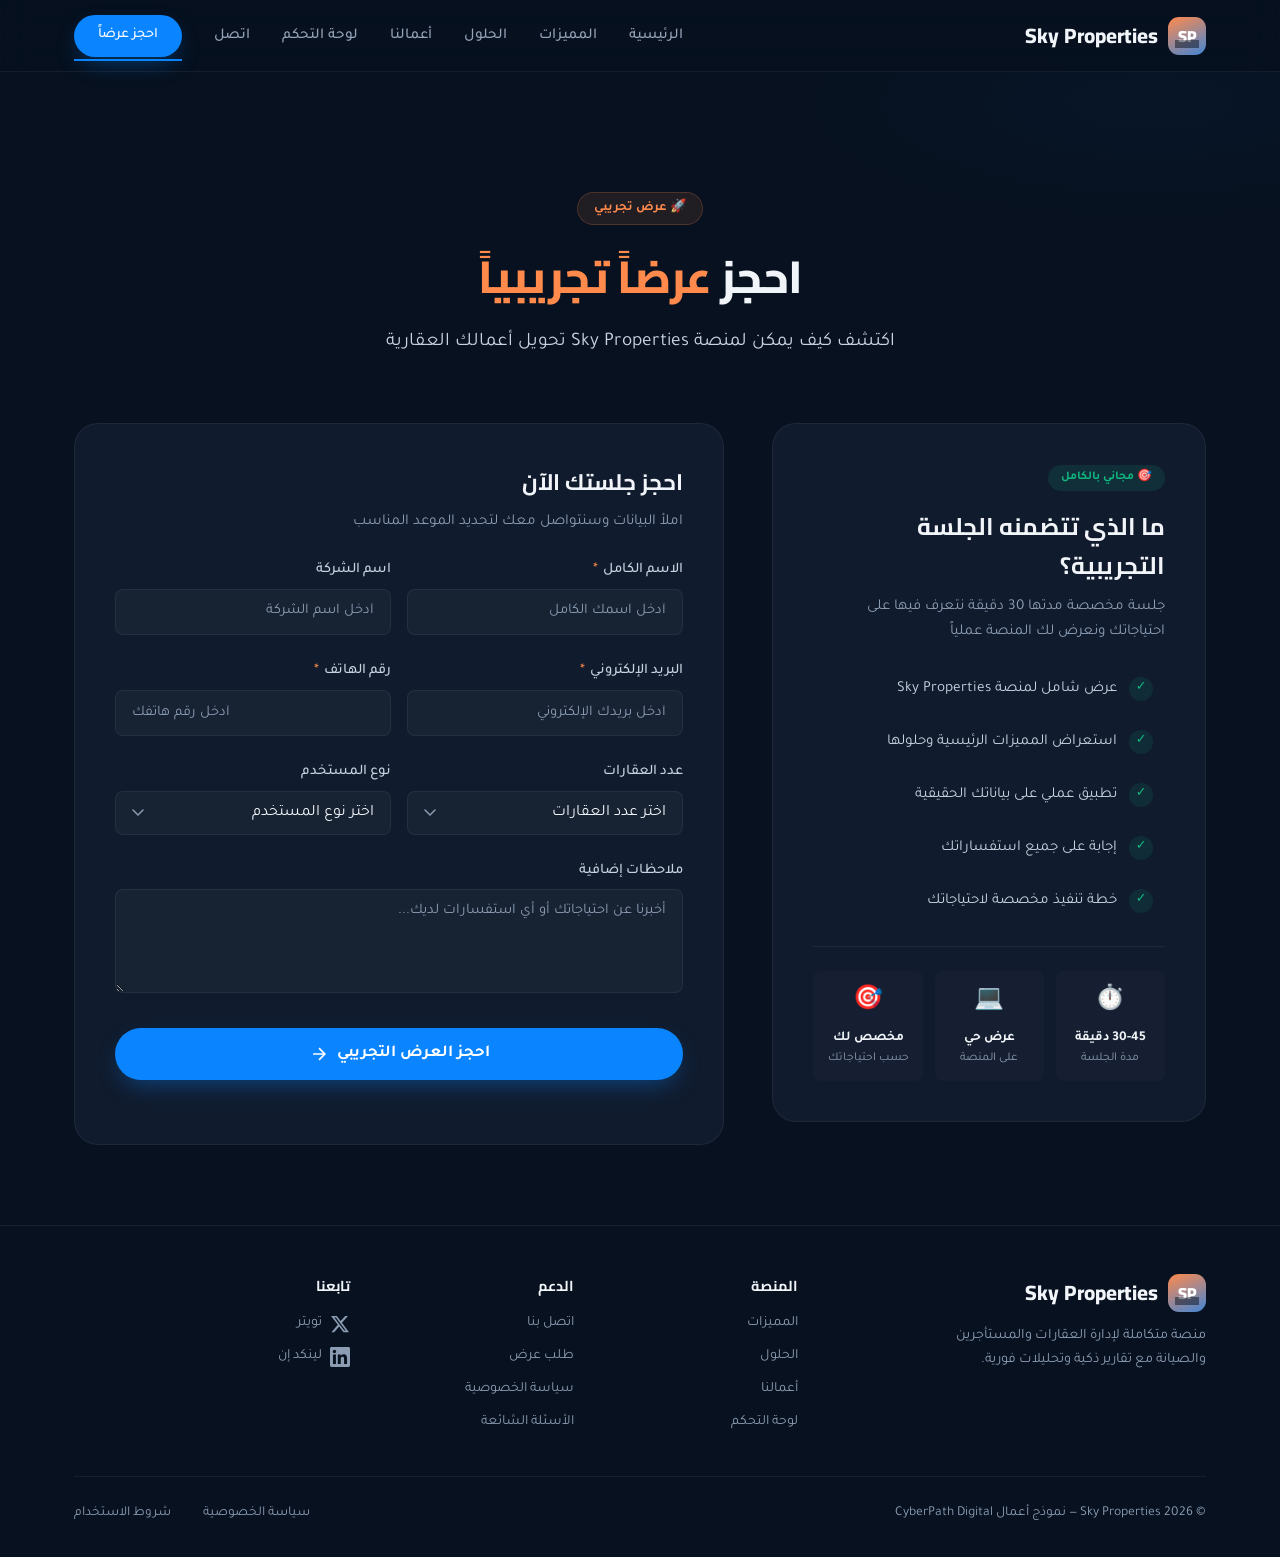
<file: get-demo.html>
<!DOCTYPE html>
<html lang="ar" dir="rtl">
<head>
    <meta charset="UTF-8">
    <meta name="viewport" content="width=device-width, initial-scale=1.0">
    <title>طلب عرض تجريبي - Sky Properties | سكاي بروبرتيز</title>
    <meta name="description" content="احجز عرضاً تجريبياً مجاناً لمنصة Sky Properties لإدارة العقارات واكتشف كيف يمكن أن تحول أعمالك." />
    <link rel="icon" href="data:image/svg+xml,<svg xmlns='http://www.w3.org/2000/svg' viewBox='0 0 100 100'><text y='.9em' font-size='90'>🏙️</text></svg>" />
    
    <!-- Open Graph -->
    <meta property="og:title" content="طلب عرض تجريبي - Sky Properties" />
    <meta property="og:description" content="احجز عرضاً تجريبياً مجاناً لمنصة Sky Properties." />
    <meta property="og:type" content="website" />
    
    <!-- Google Fonts -->
    <link rel="preconnect" href="https://fonts.googleapis.com">
    <link rel="preconnect" href="https://fonts.gstatic.com" crossorigin>
    <link href="https://fonts.googleapis.com/css2?family=Cairo:wght@500;600;700;800;900&family=Tajawal:wght@300;400;500;700&display=swap" rel="stylesheet">
    
    <style>
        /* ============================================================
           نفس التنسيقات المستخدمة في الصفحات السابقة
           ============================================================ */
        
        /* ---------- Variables ---------- */
        :root {
            --primary: #0A84FF;
            --primary-dark: #0066CC;
            --secondary: #06B6D4;
            --accent: #FF8A4C;
            --bg-dark: #07111F;
            --bg-card: #101B2D;
            --bg-card-hover: #1A2D4A;
            --bg-soft: #0F1B2B;
            --text-light: #F1F5F9;
            --text-muted: #94A3B8;
            --text-mist: #C8D3E0;
            --text-mist-dim: #8B9CB3;
            --border-color: rgba(255, 255, 255, 0.06);
            --shadow-card: 0 20px 40px -12px rgba(0, 0, 0, 0.8);
            --shadow-accent: 0 10px 26px -8px rgba(255, 138, 76, 0.25);
            --radius-sm: 8px;
            --radius-md: 16px;
            --radius-lg: 24px;
            --radius-xl: 32px;
            --transition: 0.3s cubic-bezier(0.4, 0, 0.2, 1);
            --font-display: 'Cairo', sans-serif;
            --font-body: 'Tajawal', 'Segoe UI', system-ui, sans-serif;
            --max-width: 1180px;
            --header-height: 72px;
        }

        /* ---------- Reset & Base ---------- */
        * {
            margin: 0;
            padding: 0;
            box-sizing: border-box;
        }

        html {
            scroll-behavior: smooth;
            -webkit-font-smoothing: antialiased;
            -moz-osx-font-smoothing: grayscale;
        }

        body {
            background: var(--bg-dark);
            color: var(--text-light);
            font-family: var(--font-body);
            line-height: 1.65;
            overflow-x: hidden;
            max-width: 100vw;
        }

        ::selection {
            background: var(--primary);
            color: #fff;
        }

        a {
            color: inherit;
            text-decoration: none;
            transition: var(--transition);
        }

        a:hover {
            color: var(--primary);
        }

        ul {
            list-style: none;
        }

        .container {
            max-width: var(--max-width);
            margin: 0 auto;
            padding: 0 1.5rem;
        }

        /* ---------- Accessibility ---------- */
        :focus-visible {
            outline: 2px solid var(--primary);
            outline-offset: 4px;
            border-radius: 6px;
        }

        /* ---------- Buttons ---------- */
        .btn-primary {
            display: inline-flex;
            align-items: center;
            gap: 0.5rem;
            background: var(--primary);
            color: #fff !important;
            border: none;
            padding: 0.85rem 2.2rem;
            border-radius: 100px;
            font-weight: 600;
            font-size: 1rem;
            font-family: var(--font-body);
            cursor: pointer;
            transition: transform 0.25s, box-shadow 0.25s, background 0.25s;
            box-shadow: 0 10px 26px -8px rgba(10, 132, 255, 0.45);
            text-decoration: none;
        }

        .btn-primary:hover {
            background: var(--primary-dark);
            transform: translateY(-3px);
            box-shadow: 0 14px 30px -6px rgba(10, 132, 255, 0.55);
            color: #fff !important;
        }

        .btn-primary.btn-sm {
            padding: 0.6rem 1.5rem;
            font-size: 0.9rem;
        }

        .btn-primary:disabled {
            opacity: 0.7;
            cursor: not-allowed;
            transform: none !important;
        }

        .btn-outline {
            display: inline-flex;
            align-items: center;
            gap: 0.5rem;
            background: transparent;
            border: 1.5px solid var(--border-color);
            color: var(--text-light);
            padding: 0.7rem 1.8rem;
            border-radius: 100px;
            font-weight: 600;
            font-size: 0.95rem;
            font-family: var(--font-body);
            cursor: pointer;
            transition: transform 0.25s, border-color 0.25s, color 0.25s, background 0.25s;
            text-decoration: none;
        }

        .btn-outline:hover {
            border-color: var(--primary);
            color: var(--primary);
            transform: translateY(-3px);
            background: rgba(10, 132, 255, 0.05);
        }

        /* ---------- Header ---------- */
        .header {
            position: sticky;
            top: 0;
            z-index: 1000;
            background: rgba(7, 17, 31, 0.85);
            backdrop-filter: blur(16px);
            -webkit-backdrop-filter: blur(16px);
            border-bottom: 1px solid var(--border-color);
            height: var(--header-height);
            transition: var(--transition);
        }

        .header.scrolled {
            background: rgba(7, 17, 31, 0.95);
            box-shadow: 0 4px 20px rgba(0, 0, 0, 0.3);
        }

        .navbar {
            display: flex;
            align-items: center;
            justify-content: space-between;
            height: var(--header-height);
        }

        .logo {
            display: flex;
            align-items: center;
            gap: 0.6rem;
            font-family: var(--font-display);
            font-weight: 800;
            font-size: 1.2rem;
            color: var(--text-light);
        }

        .logo-icon {
            background: linear-gradient(155deg, var(--accent), var(--primary) 130%);
            color: #fff;
            width: 38px;
            height: 38px;
            border-radius: 11px;
            display: flex;
            align-items: center;
            justify-content: center;
            font-size: 1rem;
            font-weight: 900;
            position: relative;
            flex-shrink: 0;
        }

        .logo-icon::after {
            content: "";
            position: absolute;
            inset: 9px 7px 7px;
            background: linear-gradient(to top, rgba(7, 17, 31, 0.5) 0 35%, transparent 35%);
            clip-path: polygon(0% 100%, 0% 55%, 18% 55%, 18% 30%, 36% 30%, 36% 65%, 54% 65%, 54% 15%, 72% 15%, 72% 45%, 100% 45%, 100% 100%);
        }

        .logo-text {
            font-size: 1.3rem;
            color: var(--text-light);
        }

        .nav-menu {
            display: flex;
            align-items: center;
            gap: 2rem;
        }

        .nav-menu a {
            color: var(--text-muted);
            font-weight: 500;
            font-size: 0.95rem;
            transition: var(--transition);
            position: relative;
        }

        .nav-menu a::after {
            content: '';
            position: absolute;
            bottom: -4px;
            left: 0;
            width: 0;
            height: 2px;
            background: var(--primary);
            transition: var(--transition);
        }

        .nav-menu a:hover::after,
        .nav-menu a.active::after {
            width: 100%;
        }

        .nav-menu a:hover,
        .nav-menu a.active {
            color: #fff;
        }

        .nav-actions {
            display: flex;
            align-items: center;
            gap: 0.8rem;
        }

        .nav-toggle {
            display: none;
            flex-direction: column;
            gap: 5px;
            background: none;
            border: none;
            cursor: pointer;
            padding: 4px;
        }

        .nav-toggle span {
            display: block;
            width: 24px;
            height: 2px;
            background: var(--text-light);
            transition: var(--transition);
            border-radius: 2px;
        }

        .nav-toggle.active span:nth-child(1) {
            transform: rotate(45deg) translate(6px, 6px);
        }

        .nav-toggle.active span:nth-child(2) {
            opacity: 0;
        }

        .nav-toggle.active span:nth-child(3) {
            transform: rotate(-45deg) translate(6px, -6px);
        }

        /* ---------- Page Header ---------- */
        .page-header {
            padding: calc(var(--header-height) + 3rem) 0 2rem;
            text-align: center;
            position: relative;
        }

        .page-header::before {
            content: '';
            position: absolute;
            top: -30%;
            right: -20%;
            width: 60%;
            height: 80%;
            background: radial-gradient(ellipse, rgba(10, 132, 255, 0.04), transparent 70%);
            pointer-events: none;
        }

        .section-tag {
            display: inline-block;
            background: rgba(255, 138, 76, 0.1);
            color: var(--accent);
            border: 1px solid rgba(255, 138, 76, 0.2);
            padding: 0.3rem 1rem;
            border-radius: 100px;
            font-size: 0.82rem;
            font-weight: 700;
            margin-bottom: 1rem;
        }

        .page-header h1 {
            font-family: var(--font-display);
            font-size: 2.8rem;
            font-weight: 800;
            margin-bottom: 0.75rem;
            letter-spacing: -0.02em;
        }

        .page-header h1 span {
            color: var(--accent);
        }

        .page-header p {
            color: var(--text-mist);
            font-size: 1.2rem;
            max-width: 600px;
            margin: 0 auto;
        }

        /* ---------- Demo Section ---------- */
        .demo-section {
            padding: 2rem 0 5rem;
        }

        .demo-wrapper {
            display: grid;
            grid-template-columns: 1fr 1.5fr;
            gap: 3rem;
            align-items: start;
        }

        /* Demo Info Side */
        .demo-info {
            background: var(--bg-card);
            padding: 2.5rem;
            border-radius: var(--radius-lg);
            border: 1px solid var(--border-color);
            transition: var(--transition);
            position: sticky;
            top: calc(var(--header-height) + 2rem);
        }

        .demo-info:hover {
            border-color: rgba(10, 132, 255, 0.2);
        }

        .demo-info .demo-badge {
            display: inline-block;
            background: rgba(16, 185, 129, 0.12);
            color: #10B981;
            padding: 0.2rem 0.8rem;
            border-radius: 100px;
            font-size: 0.75rem;
            font-weight: 600;
            margin-bottom: 1rem;
        }

        .demo-info h2 {
            font-family: var(--font-display);
            font-size: 1.5rem;
            font-weight: 700;
            margin-bottom: 0.5rem;
        }

        .demo-info .demo-subtitle {
            color: var(--text-mist-dim);
            font-size: 0.95rem;
            margin-bottom: 1.5rem;
        }

        .demo-info .feature-list {
            display: flex;
            flex-direction: column;
            gap: 0.75rem;
            margin-bottom: 1.5rem;
        }

        .demo-info .feature-list li {
            display: flex;
            align-items: center;
            gap: 0.75rem;
            color: var(--text-mist);
            font-size: 0.95rem;
            padding: 0.5rem 0.75rem;
            border-radius: var(--radius-sm);
            transition: var(--transition);
        }

        .demo-info .feature-list li:hover {
            background: rgba(255, 255, 255, 0.03);
            transform: translateX(-4px);
        }

        .demo-info .feature-list li .check {
            width: 24px;
            height: 24px;
            border-radius: 50%;
            background: rgba(16, 185, 129, 0.12);
            color: #10B981;
            display: flex;
            align-items: center;
            justify-content: center;
            font-size: 0.8rem;
            flex-shrink: 0;
        }

        /* Demo Highlights */
        .demo-highlights {
            display: grid;
            grid-template-columns: 1fr 1fr 1fr;
            gap: 0.75rem;
            margin-top: 1.5rem;
            padding-top: 1.5rem;
            border-top: 1px solid var(--border-color);
        }

        .highlight-item {
            text-align: center;
            padding: 0.75rem;
            background: rgba(255, 255, 255, 0.02);
            border-radius: var(--radius-sm);
            transition: var(--transition);
        }

        .highlight-item:hover {
            background: rgba(255, 255, 255, 0.05);
            transform: translateY(-2px);
        }

        .highlight-item .highlight-icon {
            font-size: 1.5rem;
            display: block;
            margin-bottom: 0.3rem;
        }

        .highlight-item .highlight-label {
            font-size: 0.75rem;
            color: var(--text-mist-dim);
        }

        .highlight-item .highlight-value {
            font-size: 0.85rem;
            font-weight: 600;
            color: var(--text-light);
        }

        /* Demo Form Side */
        .demo-form {
            background: var(--bg-card);
            padding: 2.5rem;
            border-radius: var(--radius-lg);
            border: 1px solid var(--border-color);
            transition: var(--transition);
        }

        .demo-form:hover {
            border-color: rgba(10, 132, 255, 0.2);
        }

        .demo-form .form-title {
            font-family: var(--font-display);
            font-size: 1.4rem;
            font-weight: 700;
            margin-bottom: 0.5rem;
        }

        .demo-form .form-subtitle {
            color: var(--text-mist-dim);
            font-size: 0.95rem;
            margin-bottom: 1.5rem;
        }

        .form-group {
            margin-bottom: 1.5rem;
        }

        .form-group label {
            display: block;
            margin-bottom: 0.4rem;
            font-weight: 500;
            font-size: 0.92rem;
            color: var(--text-mist);
        }

        .form-group label .required {
            color: var(--accent);
            margin-right: 2px;
        }

        .form-group input,
        .form-group select,
        .form-group textarea {
            width: 100%;
            padding: 0.8rem 1rem;
            background: rgba(255, 255, 255, 0.03);
            border: 1.5px solid var(--border-color);
            border-radius: var(--radius-sm);
            color: var(--text-light);
            font-size: 1rem;
            font-family: var(--font-body);
            transition: border-color 0.3s, box-shadow 0.3s, background 0.3s;
        }

        .form-group input:focus,
        .form-group select:focus,
        .form-group textarea:focus {
            outline: none;
            border-color: var(--primary);
            box-shadow: 0 0 0 4px rgba(10, 132, 255, 0.08);
            background: rgba(255, 255, 255, 0.05);
        }

        .form-group input::placeholder,
        .form-group textarea::placeholder {
            color: var(--text-mist-dim);
            font-size: 0.92rem;
        }

        .form-group select {
            appearance: none;
            cursor: pointer;
            background-image: url("data:image/svg+xml,%3Csvg xmlns='http://www.w3.org/2000/svg' width='12' height='8' viewBox='0 0 12 8'%3E%3Cpath d='M1 1l5 5 5-5' stroke='%238B9CB3' stroke-width='1.5' fill='none' stroke-linecap='round'/%3E%3C/svg%3E");
            background-repeat: no-repeat;
            background-position: left 1rem center;
            padding-left: 2.5rem;
        }

        .form-group select option {
            background: var(--bg-dark);
            color: var(--text-light);
        }

        .form-group textarea {
            resize: vertical;
            min-height: 100px;
        }

        .form-group .btn-primary {
            width: 100%;
            justify-content: center;
            padding: 1rem;
            font-size: 1.05rem;
        }

        .form-group .btn-primary .spinner {
            display: none;
            width: 20px;
            height: 20px;
            border: 2px solid rgba(255, 255, 255, 0.2);
            border-top-color: #fff;
            border-radius: 50%;
            animation: spin 0.8s linear infinite;
        }

        .form-group .btn-primary.loading .spinner {
            display: inline-block;
        }

        .form-group .btn-primary.loading .btn-text {
            display: none;
        }

        @keyframes spin {
            to { transform: rotate(360deg); }
        }

        .form-row {
            display: grid;
            grid-template-columns: 1fr 1fr;
            gap: 1rem;
        }

        /* Form success state */
        .form-success {
            display: none;
            text-align: center;
            padding: 2rem 1rem;
        }

        .form-success .success-icon {
            font-size: 4rem;
            margin-bottom: 1rem;
        }

        .form-success h3 {
            font-family: var(--font-display);
            font-size: 1.6rem;
            font-weight: 700;
            margin-bottom: 0.5rem;
        }

        .form-success p {
            color: var(--text-mist-dim);
            max-width: 400px;
            margin: 0 auto;
        }

        .form-success .success-actions {
            margin-top: 1.5rem;
            display: flex;
            gap: 1rem;
            justify-content: center;
            flex-wrap: wrap;
        }

        .demo-form.submitted .form-fields {
            display: none;
        }

        .demo-form.submitted .form-success {
            display: block;
        }

        /* ---------- Footer ---------- */
        .footer {
            border-top: 1px solid var(--border-color);
            padding: 3rem 0 2rem;
        }

        .footer-grid {
            display: grid;
            grid-template-columns: 2fr 1fr 1fr 1.5fr;
            gap: 2.5rem;
            margin-bottom: 2rem;
        }

        .footer-brand p {
            color: var(--text-mist-dim);
            font-size: 0.9rem;
            margin-top: 0.8rem;
            max-width: 300px;
        }

        .footer-col h5 {
            font-family: var(--font-display);
            font-size: 0.9rem;
            color: var(--text-light);
            margin-bottom: 0.9rem;
        }

        .footer-col a {
            display: block;
            color: var(--text-mist-dim);
            font-size: 0.88rem;
            margin-bottom: 0.6rem;
            transition: var(--transition);
        }

        .footer-col a:hover {
            color: var(--primary);
        }

        .footer-bottom {
            display: flex;
            justify-content: space-between;
            flex-wrap: wrap;
            gap: 1rem;
            padding-top: 1.6rem;
            border-top: 1px solid var(--border-color);
            color: var(--text-mist-dim);
            font-size: 0.85rem;
        }

        .footer-legal {
            display: flex;
            gap: 2rem;
        }

        .footer-legal a {
            color: var(--text-mist-dim);
        }

        .footer-legal a:hover {
            color: #fff;
        }

        /* ---------- Reveal Animation ---------- */
        .reveal {
            opacity: 0;
            transform: translateY(18px);
            transition: opacity 0.6s var(--transition), transform 0.6s var(--transition);
        }

        .reveal.in {
            opacity: 1;
            transform: translateY(0);
        }

        /* ---------- Back to Top ---------- */
        .back-to-top {
            position: fixed;
            bottom: 2rem;
            right: 2rem;
            width: 48px;
            height: 48px;
            background: var(--primary);
            color: #fff;
            border: none;
            border-radius: 50%;
            cursor: pointer;
            transition: var(--transition);
            box-shadow: 0 4px 12px rgba(10, 132, 255, 0.3);
            opacity: 0;
            visibility: hidden;
            transform: translateY(20px);
            z-index: 999;
            display: flex;
            align-items: center;
            justify-content: center;
        }

        .back-to-top.visible {
            opacity: 1;
            visibility: visible;
            transform: translateY(0);
        }

        .back-to-top:hover {
            background: var(--primary-dark);
            transform: translateY(-4px);
        }

        /* ---------- Toast ---------- */
        .toast {
            position: fixed;
            bottom: 2rem;
            right: 2rem;
            padding: 1rem 2rem;
            border-radius: var(--radius-md);
            background: var(--bg-card);
            color: var(--text-light);
            border: 1px solid var(--border-color);
            box-shadow: var(--shadow-card);
            z-index: 9999;
            animation: slideUp 0.3s ease forwards;
            font-family: var(--font-body);
        }

        .toast-success {
            border-color: #10B981;
        }

        .toast-error {
            border-color: #EF4444;
        }

        @keyframes slideUp {
            from {
                opacity: 0;
                transform: translateY(30px);
            }
            to {
                opacity: 1;
                transform: translateY(0);
            }
        }

        /* ---------- Responsive ---------- */
        @media (max-width: 1024px) {
            .demo-wrapper {
                grid-template-columns: 1fr;
                gap: 2rem;
            }

            .demo-info {
                position: static;
            }

            .page-header h1 {
                font-size: 2.2rem;
            }

            .footer-grid {
                grid-template-columns: 1fr 1fr;
            }
        }

        @media (max-width: 880px) {
            .nav-menu {
                position: fixed;
                top: var(--header-height);
                left: 0;
                right: 0;
                background: rgba(7, 17, 31, 0.98);
                padding: 2rem 1.5rem;
                flex-direction: column;
                gap: 1.5rem;
                border-bottom: 1px solid var(--border-color);
                transform: translateY(-120%);
                transition: var(--transition);
                opacity: 0;
                visibility: hidden;
                backdrop-filter: blur(14px);
            }

            .nav-menu.open {
                transform: translateY(0);
                opacity: 1;
                visibility: visible;
            }

            .nav-toggle {
                display: flex;
            }

            .nav-actions .btn-outline {
                display: none;
            }

            .page-header h1 {
                font-size: 1.8rem;
            }

            .demo-info,
            .demo-form {
                padding: 1.5rem;
            }

            .demo-highlights {
                grid-template-columns: 1fr 1fr;
            }

            .form-row {
                grid-template-columns: 1fr;
            }
        }

        @media (max-width: 600px) {
            .demo-highlights {
                grid-template-columns: 1fr;
            }

            .demo-info h2 {
                font-size: 1.3rem;
            }

            .footer-grid {
                grid-template-columns: 1fr;
                gap: 1.5rem;
            }

            .footer-bottom {
                flex-direction: column;
                text-align: center;
            }

            .footer-legal {
                justify-content: center;
                gap: 1rem;
            }

            .form-group .btn-primary {
                font-size: 0.95rem;
            }

            .form-success h3 {
                font-size: 1.3rem;
            }
        }
    </style>
</head>
<body>

    <!-- ===== HEADER ===== -->
    <header class="header" role="banner">
        <div class="container">
            <nav class="navbar" aria-label="القائمة الرئيسية">
                <div class="logo">
                    <span class="logo-icon">SP</span>
                    <span class="logo-text">Sky Properties</span>
                </div>
                
                <button class="nav-toggle" aria-label="فتح القائمة" aria-expanded="false">
                    <span></span>
                    <span></span>
                    <span></span>
                </button>
                
                <ul class="nav-menu">
                    <li><a href="index.html">الرئيسية</a></li>
                    <li><a href="features.html">المميزات</a></li>
                    <li><a href="solutions.html">الحلول</a></li>
                    <li><a href="portfolio.html">أعمالنا</a></li>
                    <li><a href="dashboard.html">لوحة التحكم</a></li>
                    <li><a href="contact.html">اتصل</a></li>
                    <li class="nav-actions">
                        <a href="get-demo.html" class="btn-primary btn-sm active">احجز عرضاً</a>
                    </li>
                </ul>
            </nav>
        </div>
    </header>

    <main>
        <!-- ===== PAGE HEADER ===== -->
        <section class="page-header">
            <div class="container">
                <span class="section-tag">🚀 عرض تجريبي</span>
                <h1>احجز <span>عرضاً تجريبياً</span></h1>
                <p>اكتشف كيف يمكن لمنصة Sky Properties تحويل أعمالك العقارية</p>
            </div>
        </section>

        <!-- ===== DEMO SECTION ===== -->
        <section class="demo-section">
            <div class="container">
                <div class="demo-wrapper">
                    <!-- Demo Info Side -->
                    <div class="demo-info reveal">
                        <span class="demo-badge">🎯 مجاني بالكامل</span>
                        <h2>ما الذي تتضمنه الجلسة التجريبية؟</h2>
                        <p class="demo-subtitle">جلسة مخصصة مدتها 30 دقيقة نتعرف فيها على احتياجاتك ونعرض لك المنصة عملياً</p>
                        
                        <ul class="feature-list">
                            <li>
                                <span class="check">✓</span>
                                عرض شامل لمنصة Sky Properties
                            </li>
                            <li>
                                <span class="check">✓</span>
                                استعراض المميزات الرئيسية وحلولها
                            </li>
                            <li>
                                <span class="check">✓</span>
                                تطبيق عملي على بياناتك الحقيقية
                            </li>
                            <li>
                                <span class="check">✓</span>
                                إجابة على جميع استفساراتك
                            </li>
                            <li>
                                <span class="check">✓</span>
                                خطة تنفيذ مخصصة لاحتياجاتك
                            </li>
                        </ul>
                        
                        <div class="demo-highlights">
                            <div class="highlight-item">
                                <span class="highlight-icon">⏱️</span>
                                <div class="highlight-value">30-45 دقيقة</div>
                                <div class="highlight-label">مدة الجلسة</div>
                            </div>
                            <div class="highlight-item">
                                <span class="highlight-icon">💻</span>
                                <div class="highlight-value">عرض حي</div>
                                <div class="highlight-label">على المنصة</div>
                            </div>
                            <div class="highlight-item">
                                <span class="highlight-icon">🎯</span>
                                <div class="highlight-value">مخصص لك</div>
                                <div class="highlight-label">حسب احتياجاتك</div>
                            </div>
                        </div>
                    </div>

                    <!-- Demo Form Side -->
                    <div class="demo-form reveal" id="demoFormWrapper">
                        <h3 class="form-title">احجز جلستك الآن</h3>
                        <p class="form-subtitle">املأ البيانات وسنتواصل معك لتحديد الموعد المناسب</p>
                        
                        <form id="demoForm" class="form-fields">
                            <div class="form-row">
                                <div class="form-group">
                                    <label for="fullName">الاسم الكامل <span class="required">*</span></label>
                                    <input type="text" id="fullName" name="fullName" placeholder="أدخل اسمك الكامل" required>
                                </div>
                                
                                <div class="form-group">
                                    <label for="companyName">اسم الشركة</label>
                                    <input type="text" id="companyName" name="companyName" placeholder="أدخل اسم الشركة">
                                </div>
                            </div>
                            
                            <div class="form-row">
                                <div class="form-group">
                                    <label for="email">البريد الإلكتروني <span class="required">*</span></label>
                                    <input type="email" id="email" name="email" placeholder="أدخل بريدك الإلكتروني" required>
                                </div>
                                
                                <div class="form-group">
                                    <label for="phone">رقم الهاتف <span class="required">*</span></label>
                                    <input type="tel" id="phone" name="phone" placeholder="أدخل رقم هاتفك" required>
                                </div>
                            </div>
                            
                            <div class="form-row">
                                <div class="form-group">
                                    <label for="propertyCount">عدد العقارات</label>
                                    <select id="propertyCount" name="propertyCount">
                                        <option value="">اختر عدد العقارات</option>
                                        <option value="1-10">1-10 عقار</option>
                                        <option value="11-50">11-50 عقار</option>
                                        <option value="51-100">51-100 عقار</option>
                                        <option value="100+">أكثر من 100 عقار</option>
                                    </select>
                                </div>
                                
                                <div class="form-group">
                                    <label for="userType">نوع المستخدم</label>
                                    <select id="userType" name="userType">
                                        <option value="">اختر نوع المستخدم</option>
                                        <option value="owner">مالك عقار</option>
                                        <option value="manager">مدير عقارات</option>
                                        <option value="broker">وسيط عقاري</option>
                                        <option value="developer">مطور عقاري</option>
                                        <option value="other">أخرى</option>
                                    </select>
                                </div>
                            </div>
                            
                            <div class="form-group">
                                <label for="notes">ملاحظات إضافية</label>
                                <textarea id="notes" name="notes" rows="4" placeholder="أخبرنا عن احتياجاتك أو أي استفسارات لديك..."></textarea>
                            </div>
                            
                            <div class="form-group">
                                <button type="submit" class="btn-primary" id="submitBtn">
                                    <span class="spinner"></span>
                                    <span class="btn-text">احجز العرض التجريبي</span>
                                    <svg width="20" height="20" viewBox="0 0 24 24" fill="none" stroke="currentColor" stroke-width="2">
                                        <path d="M5 12h14M12 5l7 7-7 7"/>
                                    </svg>
                                </button>
                            </div>
                        </form>
                        
                        <!-- Success Message -->
                        <div class="form-success">
                            <div class="success-icon">🎉</div>
                            <h3>تم استلام طلبك بنجاح!</h3>
                            <p>شكراً لتسجيلك في العرض التجريبي. سنتواصل معك خلال 24 ساعة لتحديد الموعد المناسب.</p>
                            <div class="success-actions">
                                <a href="index.html" class="btn-outline">العودة للرئيسية</a>
                                <a href="contact.html" class="btn-primary btn-sm">تواصل معنا</a>
                            </div>
                        </div>
                    </div>
                </div>
            </div>
        </section>
    </main>

    <!-- ===== FOOTER ===== -->
    <footer class="footer" role="contentinfo">
        <div class="container">
            <div class="footer-grid">
                <div class="footer-brand">
                    <div class="logo">
                        <span class="logo-icon">SP</span>
                        <span class="logo-text">Sky Properties</span>
                    </div>
                    <p>منصة متكاملة لإدارة العقارات والمستأجرين والصيانة مع تقارير ذكية وتحليلات فورية.</p>
                </div>
                
                <div class="footer-col">
                    <h5>المنصة</h5>
                    <a href="features.html">المميزات</a>
                    <a href="solutions.html">الحلول</a>
                    <a href="portfolio.html">أعمالنا</a>
                    <a href="dashboard.html">لوحة التحكم</a>
                </div>
                
                <div class="footer-col">
                    <h5>الدعم</h5>
                    <a href="contact.html">اتصل بنا</a>
                    <a href="get-demo.html">طلب عرض</a>
                    <a href="privacy.html">سياسة الخصوصية</a>
                    <a href="#">الأسئلة الشائعة</a>
                </div>
                
                <div class="footer-col">
                    <h5>تابعنا</h5>
                    <a href="#" style="display:flex;align-items:center;gap:0.5rem;">
                        <svg width="20" height="20" viewBox="0 0 24 24" fill="currentColor"><path d="M18.244 2.25h3.308l-7.227 8.26 8.502 11.24H16.17l-5.214-6.817L4.99 21.75H1.68l7.73-8.835L1.254 2.25H8.08l4.713 6.231zm-1.161 17.52h1.833L7.084 4.126H5.117z"/></svg>
                        تويتر
                    </a>
                    <a href="#" style="display:flex;align-items:center;gap:0.5rem;">
                        <svg width="20" height="20" viewBox="0 0 24 24" fill="currentColor"><path d="M20.447 20.452h-3.554v-5.569c0-1.328-.027-3.037-1.852-3.037-1.853 0-2.136 1.445-2.136 2.939v5.667H9.351V9h3.414v1.561h.046c.477-.9 1.637-1.85 3.37-1.85 3.601 0 4.267 2.37 4.267 5.455v6.286zM5.337 7.433c-1.144 0-2.063-.926-2.063-2.065 0-1.138.92-2.063 2.063-2.063 1.14 0 2.064.925 2.064 2.063 0 1.139-.925 2.065-2.064 2.065zm1.782 13.019H3.555V9h3.564v11.452zM22.225 0H1.771C.792 0 0 .774 0 1.729v20.542C0 23.227.792 24 1.771 24h20.451C23.2 24 24 23.227 24 22.271V1.729C24 .774 23.2 0 22.222 0h.003z"/></svg>
                        لينكد إن
                    </a>
                </div>
            </div>
            
            <div class="footer-bottom">
                <p>© 2026 Sky Properties — نموذج أعمال <a href="#">CyberPath Digital</a></p>
                <div class="footer-legal">
                    <a href="privacy.html">سياسة الخصوصية</a>
                    <a href="#">شروط الاستخدام</a>
                </div>
            </div>
        </div>
    </footer>

    <!-- ===== BACK TO TOP ===== -->
    <button class="back-to-top" aria-label="العودة للأعلى">
        <svg width="24" height="24" viewBox="0 0 24 24" fill="none" stroke="currentColor" stroke-width="2">
            <path d="M18 15l-6-6-6 6"/>
        </svg>
    </button>

    <script>
        (function() {
            'use strict';

            // ===== Mobile Menu Toggle =====
            const navToggle = document.querySelector('.nav-toggle');
            const navMenu = document.querySelector('.nav-menu');
            
            if (navToggle && navMenu) {
                navToggle.addEventListener('click', function() {
                    const isOpen = this.classList.toggle('active');
                    navMenu.classList.toggle('open');
                    this.setAttribute('aria-expanded', isOpen);
                });

                navMenu.querySelectorAll('a').forEach(function(link) {
                    link.addEventListener('click', function() {
                        navToggle.classList.remove('active');
                        navMenu.classList.remove('open');
                        navToggle.setAttribute('aria-expanded', 'false');
                    });
                });
            }

            // ===== Header Scroll Effect =====
            const header = document.querySelector('.header');
            
            window.addEventListener('scroll', function() {
                if (window.pageYOffset > 50) {
                    header.classList.add('scrolled');
                } else {
                    header.classList.remove('scrolled');
                }
            });

            // ===== Back to Top =====
            const backToTop = document.querySelector('.back-to-top');
            
            if (backToTop) {
                window.addEventListener('scroll', function() {
                    if (window.pageYOffset > 300) {
                        backToTop.classList.add('visible');
                    } else {
                        backToTop.classList.remove('visible');
                    }
                });

                backToTop.addEventListener('click', function() {
                    window.scrollTo({
                        top: 0,
                        behavior: 'smooth'
                    });
                });
            }

            // ===== Reveal on Scroll =====
            const revealElements = document.querySelectorAll('.reveal');
            
            if ('IntersectionObserver' in window) {
                const observer = new IntersectionObserver(function(entries) {
                    entries.forEach(function(entry) {
                        if (entry.isIntersecting) {
                            entry.target.classList.add('in');
                            observer.unobserve(entry.target);
                        }
                    });
                }, {
                    threshold: 0.1,
                    rootMargin: '0px 0px -50px 0px'
                });

                revealElements.forEach(function(el) {
                    observer.observe(el);
                });
            } else {
                revealElements.forEach(function(el) {
                    el.classList.add('in');
                });
            }

            // ===== Demo Form Handler =====
            const demoForm = document.getElementById('demoForm');
            const formWrapper = document.getElementById('demoFormWrapper');
            const submitBtn = document.getElementById('submitBtn');
            
            if (demoForm && formWrapper && submitBtn) {
                demoForm.addEventListener('submit', function(e) {
                    e.preventDefault();
                    
                    // Get form values
                    const fullName = document.getElementById('fullName').value.trim();
                    const email = document.getElementById('email').value.trim();
                    const phone = document.getElementById('phone').value.trim();
                    
                    // Validate
                    if (!fullName || !email || !phone) {
                        showToast('الرجاء ملء جميع الحقول المطلوبة', 'error');
                        return;
                    }
                    
                    // Email validation
                    const emailRegex = /^[^\s@]+@[^\s@]+\.[^\s@]+$/;
                    if (!emailRegex.test(email)) {
                        showToast('الرجاء إدخال بريد إلكتروني صحيح', 'error');
                        return;
                    }
                    
                    // Phone validation (simple)
                    if (phone.length < 8) {
                        showToast('الرجاء إدخال رقم هاتف صحيح', 'error');
                        return;
                    }
                    
                    // Show loading state
                    submitBtn.classList.add('loading');
                    submitBtn.disabled = true;
                    
                    // Simulate form submission
                    setTimeout(function() {
                        // Show success
                        formWrapper.classList.add('submitted');
                        
                        // Reset button
                        submitBtn.classList.remove('loading');
                        submitBtn.disabled = false;
                        
                        // Show toast
                        showToast('تم استلام طلبك بنجاح! سنتواصل معك قريباً', 'success');
                        
                        // Scroll to form to show success message
                        formWrapper.scrollIntoView({ behavior: 'smooth', block: 'center' });
                    }, 2000);
                });
            }

            // ===== Toast Function =====
            function showToast(message, type) {
                type = type || 'success';
                
                const existingToasts = document.querySelectorAll('.toast');
                existingToasts.forEach(function(toast) { toast.remove(); });
                
                const toast = document.createElement('div');
                toast.className = 'toast toast-' + type;
                toast.textContent = message;
                
                document.body.appendChild(toast);
                
                // Add toast styles if not exists
                if (!document.querySelector('#toast-styles')) {
                    const style = document.createElement('style');
                    style.id = 'toast-styles';
                    style.textContent = `
                        .toast {
                            position: fixed;
                            bottom: 2rem;
                            right: 2rem;
                            padding: 1rem 2rem;
                            border-radius: 12px;
                            background: var(--bg-card);
                            color: var(--text-light);
                            border: 1px solid var(--border-color);
                            box-shadow: var(--shadow-card);
                            z-index: 9999;
                            animation: slideUp 0.3s ease forwards;
                            font-family: var(--font-body);
                        }
                        .toast-success { border-color: #10B981; }
                        .toast-error { border-color: #EF4444; }
                        @keyframes slideUp {
                            from { opacity: 0; transform: translateY(30px); }
                            to { opacity: 1; transform: translateY(0); }
                        }
                    `;
                    document.head.appendChild(style);
                }
                
                setTimeout(function() {
                    toast.style.opacity = '0';
                    toast.style.transform = 'translateY(-30px)';
                    toast.style.transition = 'all 0.3s ease';
                    
                    setTimeout(function() {
                        toast.remove();
                    }, 300);
                }, 5000);
            }

            // ===== Expose toast globally =====
            window.showToast = showToast;

        })();
    </script>
</body>
</html>
</file>
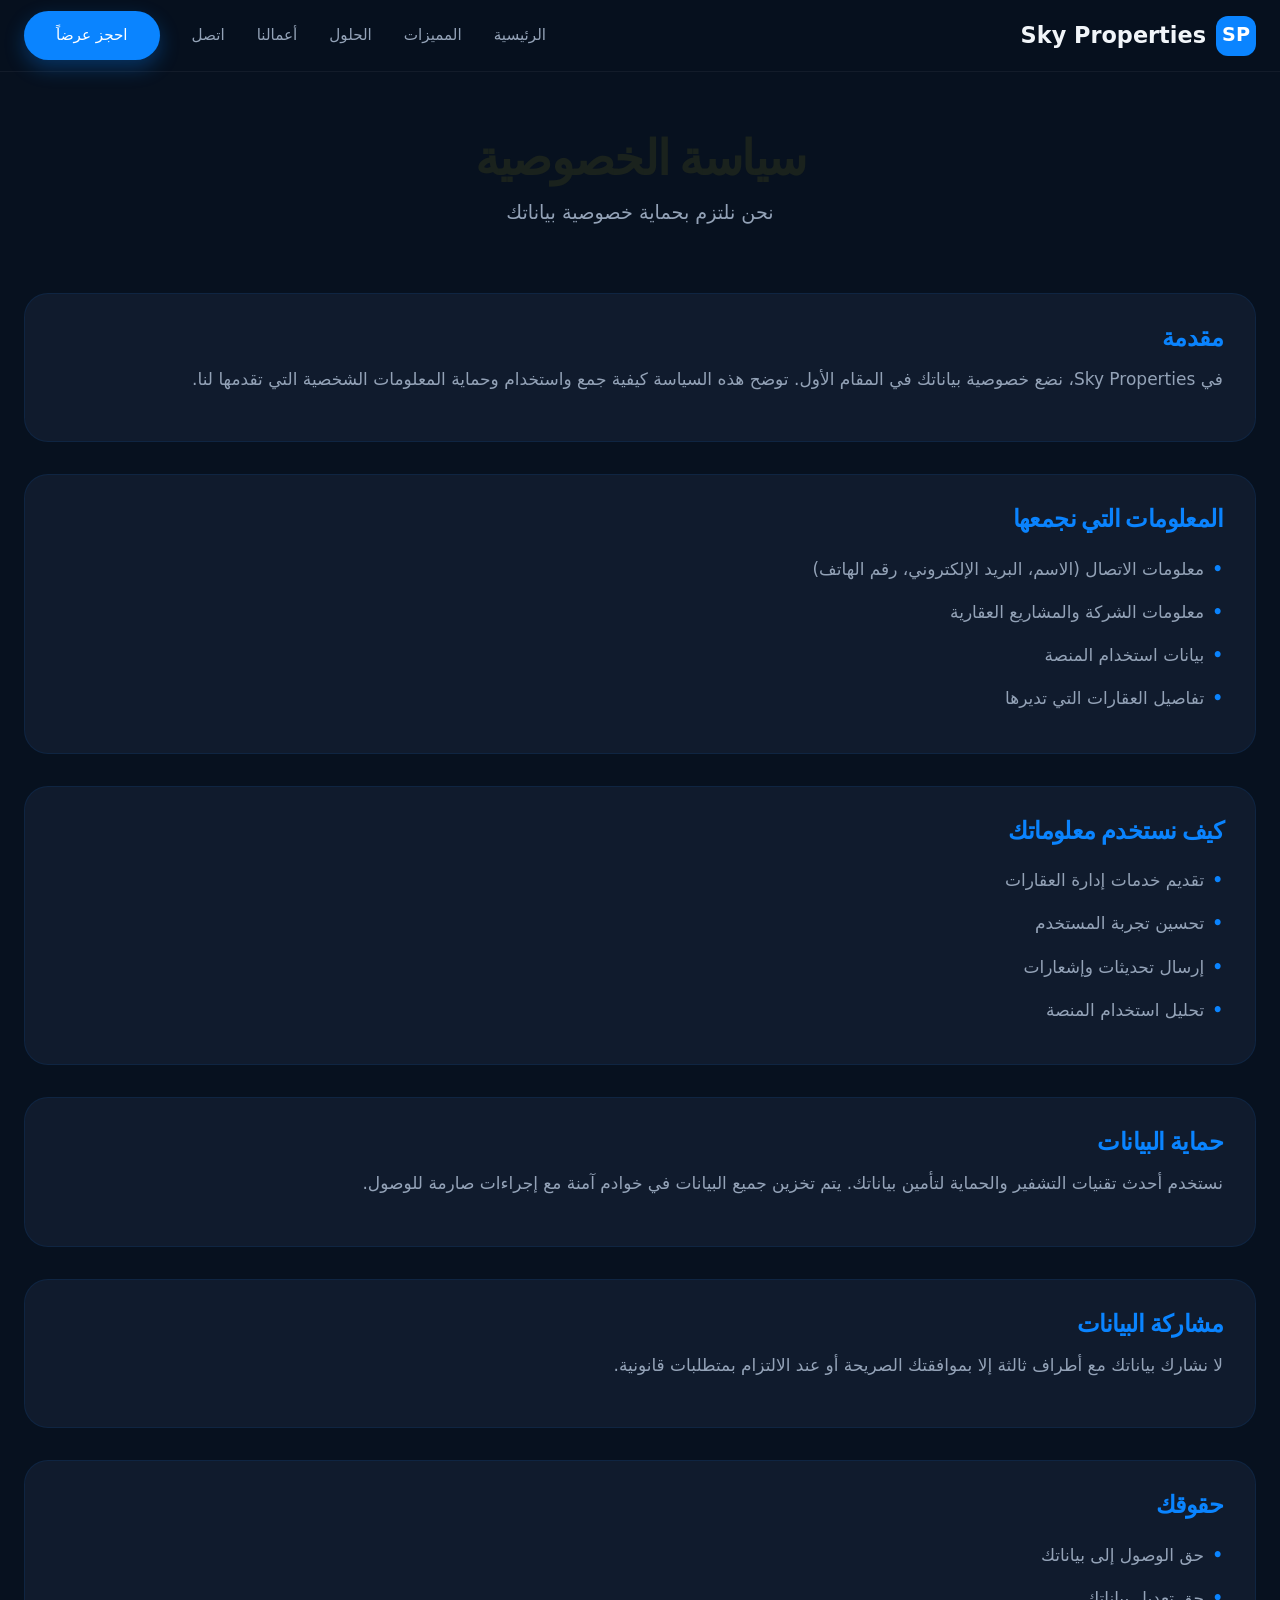
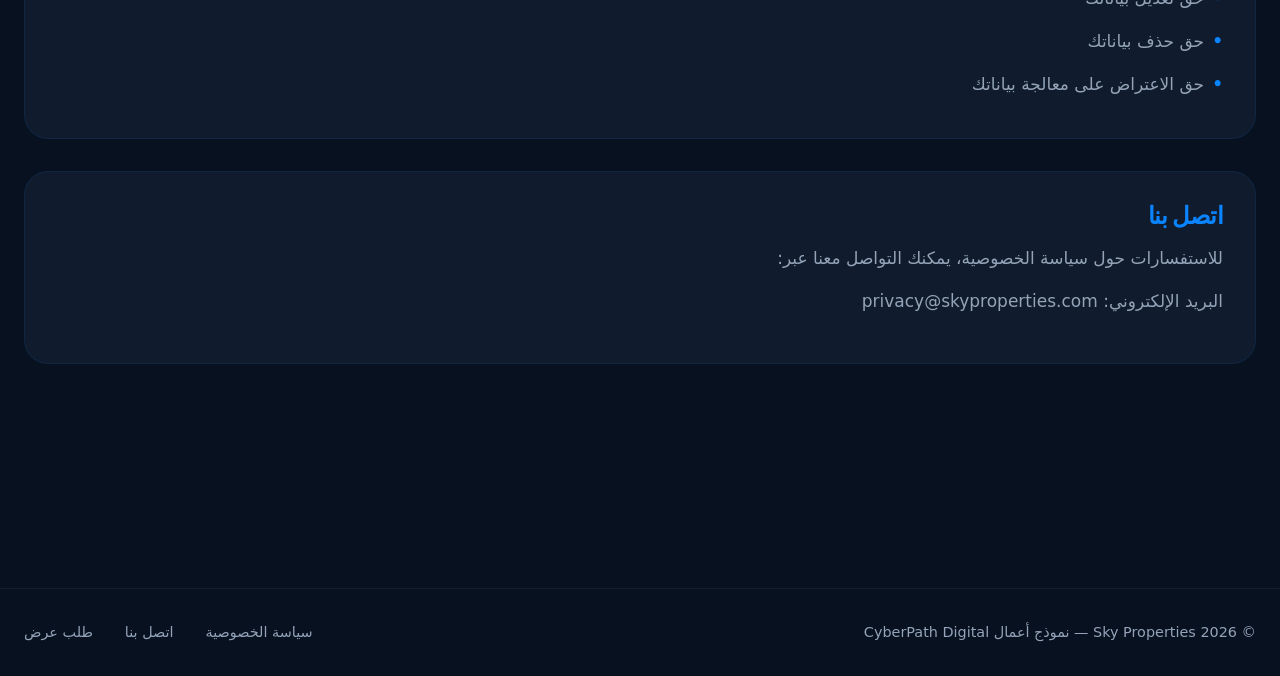
<file: privacy.html>
<!DOCTYPE html>

<html lang="ar" dir="rtl">
<head>
    <meta charset="UTF-8">
    <meta name="viewport" content="width=device-width, initial-scale=1.0">
    <title>سياسة الخصوصية - Sky Properties</title>
    <link rel="stylesheet" href="assets/css/style.css">
    <link rel="stylesheet" href="assets/css/components.css">
</head>
<body>
    <header class="navbar">
        <div class="container">
            <div class="logo">
                <span>SP</span>
                <span>Sky Properties</span>
            </div>
            <nav>
                <a href="index.html">الرئيسية</a>
                <a href="features.html">المميزات</a>
                <a href="solutions.html">الحلول</a>
                <a href="portfolio.html">أعمالنا</a>
                <a href="contact.html">اتصل</a>
                <a href="get-demo.html" class="btn-primary">احجز عرضاً</a>
            </nav>
        </div>
    </header>

    <main>
        <section class="page-header">
            <div class="container">
                <h1>سياسة الخصوصية</h1>
                <p>نحن نلتزم بحماية خصوصية بياناتك</p>
            </div>
        </section>

        <section class="privacy-content">
            <div class="container">
                <div class="privacy-section">
                    <h2>مقدمة</h2>
                    <p>في Sky Properties، نضع خصوصية بياناتك في المقام الأول. توضح هذه السياسة كيفية جمع واستخدام وحماية المعلومات الشخصية التي تقدمها لنا.</p>
                </div>

                <div class="privacy-section">
                    <h2>المعلومات التي نجمعها</h2>
                    <ul>
                        <li>معلومات الاتصال (الاسم، البريد الإلكتروني، رقم الهاتف)</li>
                        <li>معلومات الشركة والمشاريع العقارية</li>
                        <li>بيانات استخدام المنصة</li>
                        <li>تفاصيل العقارات التي تديرها</li>
                    </ul>
                </div>

                <div class="privacy-section">
                    <h2>كيف نستخدم معلوماتك</h2>
                    <ul>
                        <li>تقديم خدمات إدارة العقارات</li>
                        <li>تحسين تجربة المستخدم</li>
                        <li>إرسال تحديثات وإشعارات</li>
                        <li>تحليل استخدام المنصة</li>
                    </ul>
                </div>

                <div class="privacy-section">
                    <h2>حماية البيانات</h2>
                    <p>نستخدم أحدث تقنيات التشفير والحماية لتأمين بياناتك. يتم تخزين جميع البيانات في خوادم آمنة مع إجراءات صارمة للوصول.</p>
                </div>

                <div class="privacy-section">
                    <h2>مشاركة البيانات</h2>
                    <p>لا نشارك بياناتك مع أطراف ثالثة إلا بموافقتك الصريحة أو عند الالتزام بمتطلبات قانونية.</p>
                </div>

                <div class="privacy-section">
                    <h2>حقوقك</h2>
                    <ul>
                        <li>حق الوصول إلى بياناتك</li>
                        <li>حق تعديل بياناتك</li>
                        <li>حق حذف بياناتك</li>
                        <li>حق الاعتراض على معالجة بياناتك</li>
                    </ul>
                </div>

                <div class="privacy-section">
                    <h2>اتصل بنا</h2>
                    <p>للاستفسارات حول سياسة الخصوصية، يمكنك التواصل معنا عبر:</p>
                    <p>البريد الإلكتروني: privacy@skyproperties.com</p>
                </div>
            </div>
        </section>
    </main>

    <footer>
        <div class="container">
            <p>© 2026 Sky Properties — نموذج أعمال CyberPath Digital</p>
            <nav>
                <a href="privacy.html">سياسة الخصوصية</a>
                <a href="contact.html">اتصل بنا</a>
                <a href="get-demo.html">طلب عرض</a>
            </nav>
        </div>
    </footer>

    <script src="assets/js/main.js"></script>
</body>
</html>
</file>
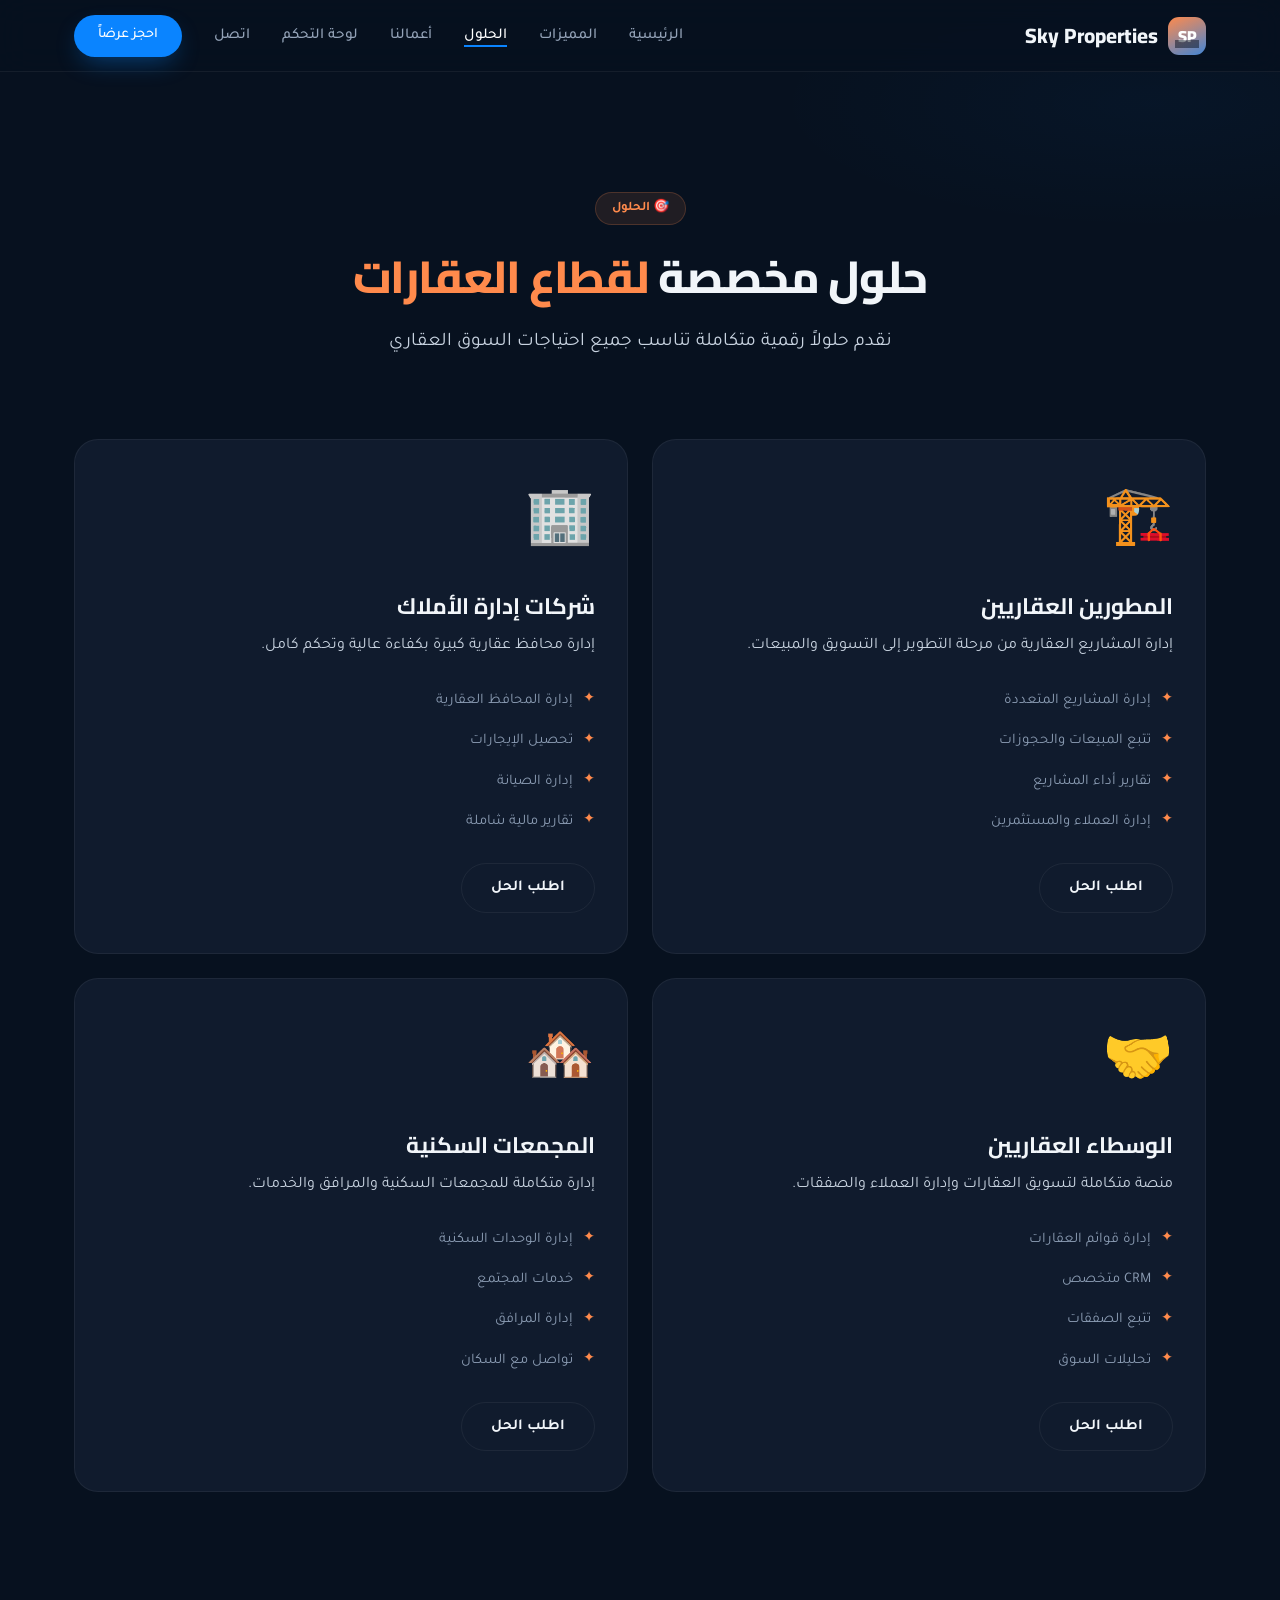
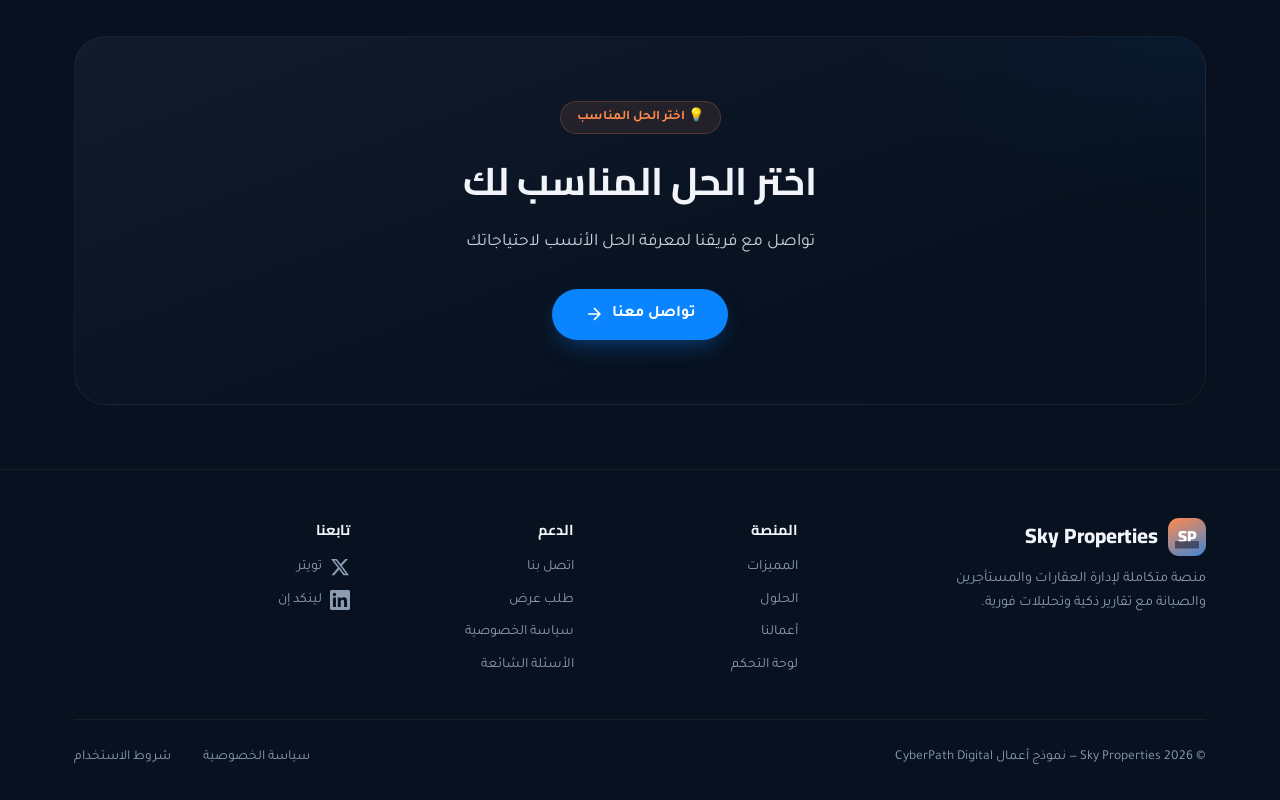
<file: solutions.html>
<!DOCTYPE html>
<html lang="ar" dir="rtl">
<head>
    <meta charset="UTF-8">
    <meta name="viewport" content="width=device-width, initial-scale=1.0">
    <title>الحلول - Sky Properties | سكاي بروبرتيز</title>
    <meta name="description" content="حلول مخصصة من Sky Properties للمطورين العقاريين، شركات إدارة الأملاك، الوسطاء العقاريين، والمجمعات السكنية." />
    <link rel="icon" href="data:image/svg+xml,<svg xmlns='http://www.w3.org/2000/svg' viewBox='0 0 100 100'><text y='.9em' font-size='90'>🏙️</text></svg>" />
    
    <!-- Open Graph -->
    <meta property="og:title" content="الحلول - Sky Properties" />
    <meta property="og:description" content="حلول مخصصة من Sky Properties لقطاع العقارات." />
    <meta property="og:type" content="website" />
    
    <!-- Google Fonts -->
    <link rel="preconnect" href="https://fonts.googleapis.com">
    <link rel="preconnect" href="https://fonts.gstatic.com" crossorigin>
    <link href="https://fonts.googleapis.com/css2?family=Cairo:wght@500;600;700;800;900&family=Tajawal:wght@300;400;500;700&display=swap" rel="stylesheet">
    
    <style>
        /* ============================================================
           نفس التنسيقات المستخدمة في index.html و features.html
           ============================================================ */
        
        /* ---------- Variables ---------- */
        :root {
            --primary: #0A84FF;
            --primary-dark: #0066CC;
            --secondary: #06B6D4;
            --accent: #FF8A4C;
            --bg-dark: #07111F;
            --bg-card: #101B2D;
            --bg-card-hover: #1A2D4A;
            --bg-soft: #0F1B2B;
            --text-light: #F1F5F9;
            --text-muted: #94A3B8;
            --text-mist: #C8D3E0;
            --text-mist-dim: #8B9CB3;
            --border-color: rgba(255, 255, 255, 0.06);
            --shadow-card: 0 20px 40px -12px rgba(0, 0, 0, 0.8);
            --shadow-accent: 0 10px 26px -8px rgba(255, 138, 76, 0.25);
            --radius-sm: 8px;
            --radius-md: 16px;
            --radius-lg: 24px;
            --radius-xl: 32px;
            --transition: 0.3s cubic-bezier(0.4, 0, 0.2, 1);
            --font-display: 'Cairo', sans-serif;
            --font-body: 'Tajawal', 'Segoe UI', system-ui, sans-serif;
            --max-width: 1180px;
            --header-height: 72px;
        }

        /* ---------- Reset & Base ---------- */
        * {
            margin: 0;
            padding: 0;
            box-sizing: border-box;
        }

        html {
            scroll-behavior: smooth;
            -webkit-font-smoothing: antialiased;
            -moz-osx-font-smoothing: grayscale;
        }

        body {
            background: var(--bg-dark);
            color: var(--text-light);
            font-family: var(--font-body);
            line-height: 1.65;
            overflow-x: hidden;
            max-width: 100vw;
        }

        ::selection {
            background: var(--primary);
            color: #fff;
        }

        a {
            color: inherit;
            text-decoration: none;
            transition: var(--transition);
        }

        a:hover {
            color: var(--primary);
        }

        ul {
            list-style: none;
        }

        .container {
            max-width: var(--max-width);
            margin: 0 auto;
            padding: 0 1.5rem;
        }

        /* ---------- Accessibility ---------- */
        :focus-visible {
            outline: 2px solid var(--primary);
            outline-offset: 4px;
            border-radius: 6px;
        }

        /* ---------- Buttons ---------- */
        .btn-primary {
            display: inline-flex;
            align-items: center;
            gap: 0.5rem;
            background: var(--primary);
            color: #fff !important;
            border: none;
            padding: 0.75rem 2rem;
            border-radius: 100px;
            font-weight: 600;
            font-size: 1rem;
            font-family: var(--font-body);
            cursor: pointer;
            transition: transform 0.25s, box-shadow 0.25s, background 0.25s;
            box-shadow: 0 10px 26px -8px rgba(10, 132, 255, 0.45);
            text-decoration: none;
        }

        .btn-primary:hover {
            background: var(--primary-dark);
            transform: translateY(-3px);
            box-shadow: 0 14px 30px -6px rgba(10, 132, 255, 0.55);
            color: #fff !important;
        }

        .btn-primary.btn-sm {
            padding: 0.6rem 1.5rem;
            font-size: 0.9rem;
        }

        .btn-outline {
            display: inline-flex;
            align-items: center;
            gap: 0.5rem;
            background: transparent;
            border: 1.5px solid var(--border-color);
            color: var(--text-light);
            padding: 0.7rem 1.8rem;
            border-radius: 100px;
            font-weight: 600;
            font-size: 0.95rem;
            font-family: var(--font-body);
            cursor: pointer;
            transition: transform 0.25s, border-color 0.25s, color 0.25s, background 0.25s;
            text-decoration: none;
        }

        .btn-outline:hover {
            border-color: var(--primary);
            color: var(--primary);
            transform: translateY(-3px);
            background: rgba(10, 132, 255, 0.05);
        }

        /* ---------- Header ---------- */
        .header {
            position: sticky;
            top: 0;
            z-index: 1000;
            background: rgba(7, 17, 31, 0.85);
            backdrop-filter: blur(16px);
            -webkit-backdrop-filter: blur(16px);
            border-bottom: 1px solid var(--border-color);
            height: var(--header-height);
            transition: var(--transition);
        }

        .header.scrolled {
            background: rgba(7, 17, 31, 0.95);
            box-shadow: 0 4px 20px rgba(0, 0, 0, 0.3);
        }

        .navbar {
            display: flex;
            align-items: center;
            justify-content: space-between;
            height: var(--header-height);
        }

        .logo {
            display: flex;
            align-items: center;
            gap: 0.6rem;
            font-family: var(--font-display);
            font-weight: 800;
            font-size: 1.2rem;
            color: var(--text-light);
        }

        .logo-icon {
            background: linear-gradient(155deg, var(--accent), var(--primary) 130%);
            color: #fff;
            width: 38px;
            height: 38px;
            border-radius: 11px;
            display: flex;
            align-items: center;
            justify-content: center;
            font-size: 1rem;
            font-weight: 900;
            position: relative;
            flex-shrink: 0;
        }

        .logo-icon::after {
            content: "";
            position: absolute;
            inset: 9px 7px 7px;
            background: linear-gradient(to top, rgba(7, 17, 31, 0.5) 0 35%, transparent 35%);
            clip-path: polygon(0% 100%, 0% 55%, 18% 55%, 18% 30%, 36% 30%, 36% 65%, 54% 65%, 54% 15%, 72% 15%, 72% 45%, 100% 45%, 100% 100%);
        }

        .logo-text {
            font-size: 1.3rem;
            color: var(--text-light);
        }

        .nav-menu {
            display: flex;
            align-items: center;
            gap: 2rem;
        }

        .nav-menu a {
            color: var(--text-muted);
            font-weight: 500;
            font-size: 0.95rem;
            transition: var(--transition);
            position: relative;
        }

        .nav-menu a::after {
            content: '';
            position: absolute;
            bottom: -4px;
            left: 0;
            width: 0;
            height: 2px;
            background: var(--primary);
            transition: var(--transition);
        }

        .nav-menu a:hover::after,
        .nav-menu a.active::after {
            width: 100%;
        }

        .nav-menu a:hover,
        .nav-menu a.active {
            color: #fff;
        }

        .nav-actions {
            display: flex;
            align-items: center;
            gap: 0.8rem;
        }

        .nav-toggle {
            display: none;
            flex-direction: column;
            gap: 5px;
            background: none;
            border: none;
            cursor: pointer;
            padding: 4px;
        }

        .nav-toggle span {
            display: block;
            width: 24px;
            height: 2px;
            background: var(--text-light);
            transition: var(--transition);
            border-radius: 2px;
        }

        .nav-toggle.active span:nth-child(1) {
            transform: rotate(45deg) translate(6px, 6px);
        }

        .nav-toggle.active span:nth-child(2) {
            opacity: 0;
        }

        .nav-toggle.active span:nth-child(3) {
            transform: rotate(-45deg) translate(6px, -6px);
        }

        /* ---------- Page Header ---------- */
        .page-header {
            padding: calc(var(--header-height) + 3rem) 0 2rem;
            text-align: center;
            position: relative;
        }

        .page-header::before {
            content: '';
            position: absolute;
            top: -30%;
            right: -20%;
            width: 60%;
            height: 80%;
            background: radial-gradient(ellipse, rgba(10, 132, 255, 0.04), transparent 70%);
            pointer-events: none;
        }

        .section-tag {
            display: inline-block;
            background: rgba(255, 138, 76, 0.1);
            color: var(--accent);
            border: 1px solid rgba(255, 138, 76, 0.2);
            padding: 0.3rem 1rem;
            border-radius: 100px;
            font-size: 0.82rem;
            font-weight: 700;
            margin-bottom: 1rem;
        }

        .page-header h1 {
            font-family: var(--font-display);
            font-size: 2.8rem;
            font-weight: 800;
            margin-bottom: 0.75rem;
            letter-spacing: -0.02em;
        }

        .page-header h1 span {
            color: var(--accent);
        }

        .page-header p {
            color: var(--text-mist);
            font-size: 1.2rem;
            max-width: 600px;
            margin: 0 auto;
        }

        /* ---------- Solutions Grid ---------- */
        .solutions-grid {
            padding: 3rem 0 5rem;
        }

        .solutions-grid .container {
            display: grid;
            grid-template-columns: repeat(2, 1fr);
            gap: 1.5rem;
        }

        .solution-card {
            background: var(--bg-card);
            padding: 2.5rem 2rem;
            border-radius: var(--radius-lg);
            border: 1px solid var(--border-color);
            transition: transform 0.3s, border-color 0.3s, box-shadow 0.3s;
            position: relative;
            overflow: hidden;
        }

        .solution-card::before {
            content: "";
            position: absolute;
            inset: 0;
            opacity: 0;
            background: radial-gradient(circle at 85% -10%, rgba(10, 132, 255, 0.06), transparent 60%);
            transition: opacity 0.3s;
        }

        .solution-card:hover {
            transform: translateY(-8px);
            border-color: rgba(10, 132, 255, 0.25);
            box-shadow: var(--shadow-card);
        }

        .solution-card:hover::before {
            opacity: 1;
        }

        .solution-card .solution-icon {
            font-size: 3.5rem;
            margin-bottom: 1rem;
            display: block;
            position: relative;
            z-index: 1;
        }

        .solution-card h2 {
            font-family: var(--font-display);
            font-size: 1.4rem;
            font-weight: 700;
            margin-bottom: 0.5rem;
            position: relative;
            z-index: 1;
        }

        .solution-card p {
            color: var(--text-mist);
            font-size: 1rem;
            margin-bottom: 1.5rem;
            line-height: 1.7;
            position: relative;
            z-index: 1;
        }

        .solution-card ul {
            display: flex;
            flex-direction: column;
            gap: 0.4rem;
            margin-bottom: 1.5rem;
            position: relative;
            z-index: 1;
        }

        .solution-card ul li {
            color: var(--text-mist-dim);
            font-size: 0.92rem;
            display: flex;
            align-items: center;
            gap: 0.6rem;
            padding: 0.3rem 0;
            transition: var(--transition);
        }

        .solution-card ul li::before {
            content: "✦";
            color: var(--accent);
            font-weight: 700;
            font-size: 0.9rem;
        }

        .solution-card ul li:hover {
            color: var(--text-light);
            transform: translateX(4px);
        }

        .solution-card .btn-outline {
            position: relative;
            z-index: 1;
        }

        /* ---------- CTA Section ---------- */
        .cta-section {
            padding: 4rem 0;
        }

        .cta-content {
            background: linear-gradient(160deg, var(--bg-card), var(--bg-dark) 70%);
            border: 1px solid var(--border-color);
            border-radius: var(--radius-xl);
            padding: 4rem 3rem;
            text-align: center;
            position: relative;
            overflow: hidden;
        }

        .cta-content::before {
            content: '';
            position: absolute;
            top: -50%;
            right: -30%;
            width: 60%;
            height: 100%;
            background: radial-gradient(ellipse, rgba(10, 132, 255, 0.05), transparent 70%);
            pointer-events: none;
        }

        .cta-content h2 {
            font-family: var(--font-display);
            font-size: 2.4rem;
            font-weight: 700;
            margin-bottom: 0.9rem;
        }

        .cta-content p {
            color: var(--text-mist);
            font-size: 1.1rem;
            margin-bottom: 2rem;
            max-width: 520px;
            margin-inline: auto;
        }

        .cta-actions {
            display: flex;
            gap: 1rem;
            justify-content: center;
            flex-wrap: wrap;
        }

        /* ---------- Footer ---------- */
        .footer {
            border-top: 1px solid var(--border-color);
            padding: 3rem 0 2rem;
        }

        .footer-grid {
            display: grid;
            grid-template-columns: 2fr 1fr 1fr 1.5fr;
            gap: 2.5rem;
            margin-bottom: 2rem;
        }

        .footer-brand p {
            color: var(--text-mist-dim);
            font-size: 0.9rem;
            margin-top: 0.8rem;
            max-width: 300px;
        }

        .footer-col h5 {
            font-family: var(--font-display);
            font-size: 0.9rem;
            color: var(--text-light);
            margin-bottom: 0.9rem;
        }

        .footer-col a {
            display: block;
            color: var(--text-mist-dim);
            font-size: 0.88rem;
            margin-bottom: 0.6rem;
            transition: var(--transition);
        }

        .footer-col a:hover {
            color: var(--primary);
        }

        .footer-bottom {
            display: flex;
            justify-content: space-between;
            flex-wrap: wrap;
            gap: 1rem;
            padding-top: 1.6rem;
            border-top: 1px solid var(--border-color);
            color: var(--text-mist-dim);
            font-size: 0.85rem;
        }

        .footer-legal {
            display: flex;
            gap: 2rem;
        }

        .footer-legal a {
            color: var(--text-mist-dim);
        }

        .footer-legal a:hover {
            color: #fff;
        }

        /* ---------- Reveal Animation ---------- */
        .reveal {
            opacity: 0;
            transform: translateY(18px);
            transition: opacity 0.6s var(--transition), transform 0.6s var(--transition);
        }

        .reveal.in {
            opacity: 1;
            transform: translateY(0);
        }

        /* ---------- Back to Top ---------- */
        .back-to-top {
            position: fixed;
            bottom: 2rem;
            right: 2rem;
            width: 48px;
            height: 48px;
            background: var(--primary);
            color: #fff;
            border: none;
            border-radius: 50%;
            cursor: pointer;
            transition: var(--transition);
            box-shadow: 0 4px 12px rgba(10, 132, 255, 0.3);
            opacity: 0;
            visibility: hidden;
            transform: translateY(20px);
            z-index: 999;
            display: flex;
            align-items: center;
            justify-content: center;
        }

        .back-to-top.visible {
            opacity: 1;
            visibility: visible;
            transform: translateY(0);
        }

        .back-to-top:hover {
            background: var(--primary-dark);
            transform: translateY(-4px);
        }

        /* ---------- Responsive ---------- */
        @media (max-width: 1024px) {
            .solutions-grid .container {
                grid-template-columns: 1fr 1fr;
            }

            .page-header h1 {
                font-size: 2.2rem;
            }

            .footer-grid {
                grid-template-columns: 1fr 1fr;
            }
        }

        @media (max-width: 880px) {
            .nav-menu {
                position: fixed;
                top: var(--header-height);
                left: 0;
                right: 0;
                background: rgba(7, 17, 31, 0.98);
                padding: 2rem 1.5rem;
                flex-direction: column;
                gap: 1.5rem;
                border-bottom: 1px solid var(--border-color);
                transform: translateY(-120%);
                transition: var(--transition);
                opacity: 0;
                visibility: hidden;
                backdrop-filter: blur(14px);
            }

            .nav-menu.open {
                transform: translateY(0);
                opacity: 1;
                visibility: visible;
            }

            .nav-toggle {
                display: flex;
            }

            .nav-actions .btn-outline {
                display: none;
            }

            .page-header h1 {
                font-size: 1.8rem;
            }

            .cta-content {
                padding: 2rem 1.5rem;
            }

            .cta-content h2 {
                font-size: 1.8rem;
            }
        }

        @media (max-width: 600px) {
            .solutions-grid .container {
                grid-template-columns: 1fr;
            }

            .solution-card {
                padding: 1.5rem;
            }

            .solution-card .solution-icon {
                font-size: 2.8rem;
            }

            .solution-card h2 {
                font-size: 1.2rem;
            }

            .footer-grid {
                grid-template-columns: 1fr;
                gap: 1.5rem;
            }

            .footer-bottom {
                flex-direction: column;
                text-align: center;
            }

            .footer-legal {
                justify-content: center;
                gap: 1rem;
            }

            .cta-actions {
                flex-direction: column;
                width: 100%;
            }

            .cta-actions .btn-primary {
                width: 100%;
                justify-content: center;
            }
        }
    </style>
</head>
<body>

    <!-- ===== HEADER ===== -->
    <header class="header" role="banner">
        <div class="container">
            <nav class="navbar" aria-label="القائمة الرئيسية">
                <div class="logo">
                    <span class="logo-icon">SP</span>
                    <span class="logo-text">Sky Properties</span>
                </div>
                
                <button class="nav-toggle" aria-label="فتح القائمة" aria-expanded="false">
                    <span></span>
                    <span></span>
                    <span></span>
                </button>
                
                <ul class="nav-menu">
                    <li><a href="index.html">الرئيسية</a></li>
                    <li><a href="features.html">المميزات</a></li>
                    <li><a href="solutions.html" class="active">الحلول</a></li>
                    <li><a href="portfolio.html">أعمالنا</a></li>
                    <li><a href="dashboard.html">لوحة التحكم</a></li>
                    <li><a href="contact.html">اتصل</a></li>
                    <li class="nav-actions">
                        <a href="get-demo.html" class="btn-primary btn-sm">احجز عرضاً</a>
                    </li>
                </ul>
            </nav>
        </div>
    </header>

    <main>
        <!-- ===== PAGE HEADER ===== -->
        <section class="page-header">
            <div class="container">
                <span class="section-tag">🎯 الحلول</span>
                <h1>حلول مخصصة <span>لقطاع العقارات</span></h1>
                <p>نقدم حلولاً رقمية متكاملة تناسب جميع احتياجات السوق العقاري</p>
            </div>
        </section>

        <!-- ===== SOLUTIONS GRID ===== -->
        <section class="solutions-grid">
            <div class="container">
                <!-- Solution 1 -->
                <div class="solution-card reveal">
                    <span class="solution-icon">🏗️</span>
                    <h2>المطورين العقاريين</h2>
                    <p>إدارة المشاريع العقارية من مرحلة التطوير إلى التسويق والمبيعات.</p>
                    <ul>
                        <li>إدارة المشاريع المتعددة</li>
                        <li>تتبع المبيعات والحجوزات</li>
                        <li>تقارير أداء المشاريع</li>
                        <li>إدارة العملاء والمستثمرين</li>
                    </ul>
                    <a href="get-demo.html" class="btn-outline">اطلب الحل</a>
                </div>

                <!-- Solution 2 -->
                <div class="solution-card reveal">
                    <span class="solution-icon">🏢</span>
                    <h2>شركات إدارة الأملاك</h2>
                    <p>إدارة محافظ عقارية كبيرة بكفاءة عالية وتحكم كامل.</p>
                    <ul>
                        <li>إدارة المحافظ العقارية</li>
                        <li>تحصيل الإيجارات</li>
                        <li>إدارة الصيانة</li>
                        <li>تقارير مالية شاملة</li>
                    </ul>
                    <a href="get-demo.html" class="btn-outline">اطلب الحل</a>
                </div>

                <!-- Solution 3 -->
                <div class="solution-card reveal">
                    <span class="solution-icon">🤝</span>
                    <h2>الوسطاء العقاريين</h2>
                    <p>منصة متكاملة لتسويق العقارات وإدارة العملاء والصفقات.</p>
                    <ul>
                        <li>إدارة قوائم العقارات</li>
                        <li>CRM متخصص</li>
                        <li>تتبع الصفقات</li>
                        <li>تحليلات السوق</li>
                    </ul>
                    <a href="get-demo.html" class="btn-outline">اطلب الحل</a>
                </div>

                <!-- Solution 4 -->
                <div class="solution-card reveal">
                    <span class="solution-icon">🏘️</span>
                    <h2>المجمعات السكنية</h2>
                    <p>إدارة متكاملة للمجمعات السكنية والمرافق والخدمات.</p>
                    <ul>
                        <li>إدارة الوحدات السكنية</li>
                        <li>خدمات المجتمع</li>
                        <li>إدارة المرافق</li>
                        <li>تواصل مع السكان</li>
                    </ul>
                    <a href="get-demo.html" class="btn-outline">اطلب الحل</a>
                </div>
            </div>
        </section>

        <!-- ===== CTA SECTION ===== -->
        <section class="cta-section">
            <div class="container">
                <div class="cta-content reveal">
                    <span class="section-tag" style="display:inline-block;background:rgba(255,138,76,0.1);color:var(--accent);border-color:rgba(255,138,76,0.2);">💡 اختر الحل المناسب</span>
                    <h2>اختر الحل المناسب لك</h2>
                    <p>تواصل مع فريقنا لمعرفة الحل الأنسب لاحتياجاتك</p>
                    <div class="cta-actions">
                        <a href="contact.html" class="btn-primary">
                            تواصل معنا
                            <svg width="20" height="20" viewBox="0 0 24 24" fill="none" stroke="currentColor" stroke-width="2">
                                <path d="M5 12h14M12 5l7 7-7 7"/>
                            </svg>
                        </a>
                    </div>
                </div>
            </div>
        </section>
    </main>

    <!-- ===== FOOTER ===== -->
    <footer class="footer" role="contentinfo">
        <div class="container">
            <div class="footer-grid">
                <div class="footer-brand">
                    <div class="logo">
                        <span class="logo-icon">SP</span>
                        <span class="logo-text">Sky Properties</span>
                    </div>
                    <p>منصة متكاملة لإدارة العقارات والمستأجرين والصيانة مع تقارير ذكية وتحليلات فورية.</p>
                </div>
                
                <div class="footer-col">
                    <h5>المنصة</h5>
                    <a href="features.html">المميزات</a>
                    <a href="solutions.html">الحلول</a>
                    <a href="portfolio.html">أعمالنا</a>
                    <a href="dashboard.html">لوحة التحكم</a>
                </div>
                
                <div class="footer-col">
                    <h5>الدعم</h5>
                    <a href="contact.html">اتصل بنا</a>
                    <a href="get-demo.html">طلب عرض</a>
                    <a href="privacy.html">سياسة الخصوصية</a>
                    <a href="#">الأسئلة الشائعة</a>
                </div>
                
                <div class="footer-col">
                    <h5>تابعنا</h5>
                    <a href="#" style="display:flex;align-items:center;gap:0.5rem;">
                        <svg width="20" height="20" viewBox="0 0 24 24" fill="currentColor"><path d="M18.244 2.25h3.308l-7.227 8.26 8.502 11.24H16.17l-5.214-6.817L4.99 21.75H1.68l7.73-8.835L1.254 2.25H8.08l4.713 6.231zm-1.161 17.52h1.833L7.084 4.126H5.117z"/></svg>
                        تويتر
                    </a>
                    <a href="#" style="display:flex;align-items:center;gap:0.5rem;">
                        <svg width="20" height="20" viewBox="0 0 24 24" fill="currentColor"><path d="M20.447 20.452h-3.554v-5.569c0-1.328-.027-3.037-1.852-3.037-1.853 0-2.136 1.445-2.136 2.939v5.667H9.351V9h3.414v1.561h.046c.477-.9 1.637-1.85 3.37-1.85 3.601 0 4.267 2.37 4.267 5.455v6.286zM5.337 7.433c-1.144 0-2.063-.926-2.063-2.065 0-1.138.92-2.063 2.063-2.063 1.14 0 2.064.925 2.064 2.063 0 1.139-.925 2.065-2.064 2.065zm1.782 13.019H3.555V9h3.564v11.452zM22.225 0H1.771C.792 0 0 .774 0 1.729v20.542C0 23.227.792 24 1.771 24h20.451C23.2 24 24 23.227 24 22.271V1.729C24 .774 23.2 0 22.222 0h.003z"/></svg>
                        لينكد إن
                    </a>
                </div>
            </div>
            
            <div class="footer-bottom">
                <p>© 2026 Sky Properties — نموذج أعمال <a href="#">CyberPath Digital</a></p>
                <div class="footer-legal">
                    <a href="privacy.html">سياسة الخصوصية</a>
                    <a href="#">شروط الاستخدام</a>
                </div>
            </div>
        </div>
    </footer>

    <!-- ===== BACK TO TOP ===== -->
    <button class="back-to-top" aria-label="العودة للأعلى">
        <svg width="24" height="24" viewBox="0 0 24 24" fill="none" stroke="currentColor" stroke-width="2">
            <path d="M18 15l-6-6-6 6"/>
        </svg>
    </button>

    <script>
        (function() {
            'use strict';

            // ===== Mobile Menu Toggle =====
            const navToggle = document.querySelector('.nav-toggle');
            const navMenu = document.querySelector('.nav-menu');
            
            if (navToggle && navMenu) {
                navToggle.addEventListener('click', function() {
                    const isOpen = this.classList.toggle('active');
                    navMenu.classList.toggle('open');
                    this.setAttribute('aria-expanded', isOpen);
                });

                navMenu.querySelectorAll('a').forEach(function(link) {
                    link.addEventListener('click', function() {
                        navToggle.classList.remove('active');
                        navMenu.classList.remove('open');
                        navToggle.setAttribute('aria-expanded', 'false');
                    });
                });
            }

            // ===== Header Scroll Effect =====
            const header = document.querySelector('.header');
            
            window.addEventListener('scroll', function() {
                if (window.pageYOffset > 50) {
                    header.classList.add('scrolled');
                } else {
                    header.classList.remove('scrolled');
                }
            });

            // ===== Back to Top =====
            const backToTop = document.querySelector('.back-to-top');
            
            if (backToTop) {
                window.addEventListener('scroll', function() {
                    if (window.pageYOffset > 300) {
                        backToTop.classList.add('visible');
                    } else {
                        backToTop.classList.remove('visible');
                    }
                });

                backToTop.addEventListener('click', function() {
                    window.scrollTo({
                        top: 0,
                        behavior: 'smooth'
                    });
                });
            }

            // ===== Reveal on Scroll =====
            const revealElements = document.querySelectorAll('.reveal');
            
            if ('IntersectionObserver' in window) {
                const observer = new IntersectionObserver(function(entries) {
                    entries.forEach(function(entry) {
                        if (entry.isIntersecting) {
                            entry.target.classList.add('in');
                            observer.unobserve(entry.target);
                        }
                    });
                }, {
                    threshold: 0.1,
                    rootMargin: '0px 0px -50px 0px'
                });

                revealElements.forEach(function(el) {
                    observer.observe(el);
                });
            } else {
                revealElements.forEach(function(el) {
                    el.classList.add('in');
                });
            }

        })();
    </script>
</body>
</html>
</file>
<file: assets/css/style.css>
/* ===== Variables ===== */
:root {
    --primary: #0A84FF;
    --secondary: #06B6D4;
    --bg-dark: #07111F;
    --bg-card: #101B2D;
    --text-light: #F1F5F9;
    --text-muted: #94A3B8;
    --border-glow: rgba(10, 132, 255, 0.2);
    --shadow-card: 0 20px 40px -12px rgba(0,0,0,0.8);
    --radius-card: 24px;
    --transition: 0.25s cubic-bezier(0.4, 0, 0.2, 1);
    --font-sans: 'Segoe UI', system-ui, -apple-system, sans-serif;
    --max-width: 1280px;
    --header-height: 70px;
}

/* ===== Reset & Base ===== */
* {
    margin: 0;
    padding: 0;
    box-sizing: border-box;
}

html {
    scroll-behavior: smooth;
    -webkit-font-smoothing: antialiased;
}

body {
    background: var(--bg-dark);
    color: var(--text-light);
    font-family: var(--font-sans);
    line-height: 1.6;
}

a {
    color: var(--primary);
    text-decoration: none;
    transition: var(--transition);
}

a:hover {
    color: #fff;
}

img {
    max-width: 100%;
    display: block;
}

.container {
    max-width: var(--max-width);
    margin: 0 auto;
    padding: 0 1.5rem;
}

/* ===== Accessibility ===== */
:focus-visible {
    outline: 2px solid var(--primary);
    outline-offset: 4px;
    border-radius: 6px;
}

/* ===== Buttons ===== */
.btn-primary {
    background: var(--primary);
    color: #fff !important;
    border: none;
    padding: 0.75rem 2rem;
    border-radius: 60px;
    font-weight: 600;
    font-size: 1rem;
    cursor: pointer;
    transition: var(--transition);
    box-shadow: 0 8px 20px rgba(10, 132, 255, 0.3);
    display: inline-block;
    text-decoration: none;
}

.btn-primary:hover {
    background: #0066cc;
    transform: translateY(-3px);
    box-shadow: 0 12px 28px rgba(10, 132, 255, 0.5);
    color: #fff !important;
}

.btn-outline {
    background: transparent;
    border: 1.5px solid var(--primary);
    color: var(--text-light);
    padding: 0.75rem 2rem;
    border-radius: 60px;
    font-weight: 600;
    font-size: 1rem;
    cursor: pointer;
    transition: var(--transition);
    display: inline-block;
    text-decoration: none;
}

.btn-outline:hover {
    background: var(--primary);
    color: #fff !important;
    transform: translateY(-3px);
}

/* ===== Navbar ===== */
.navbar {
    background: rgba(7, 17, 31, 0.95);
    backdrop-filter: blur(10px);
    border-bottom: 1px solid rgba(255,255,255,0.05);
    position: sticky;
    top: 0;
    z-index: 1000;
    height: var(--header-height);
    display: flex;
    align-items: center;
}

.navbar .container {
    display: flex;
    align-items: center;
    justify-content: space-between;
    width: 100%;
}

.logo {
    display: flex;
    align-items: center;
    gap: 10px;
    font-size: 1.4rem;
    font-weight: 700;
}

.logo span:first-child {
    background: var(--primary);
    color: #fff;
    width: 40px;
    height: 40px;
    display: flex;
    align-items: center;
    justify-content: center;
    border-radius: 12px;
    font-size: 1.2rem;
    font-weight: 800;
}

.logo span:last-child {
    color: var(--text-light);
}

.navbar nav {
    display: flex;
    gap: 2rem;
    align-items: center;
    flex-wrap: wrap;
}

.navbar nav a {
    color: var(--text-muted);
    font-weight: 500;
    transition: var(--transition);
    font-size: 0.95rem;
}

.navbar nav a:hover,
.navbar nav a.active {
    color: #fff;
}

/* ===== Page Header ===== */
.page-header {
    padding: 4rem 0 2rem;
    text-align: center;
}

.page-header h1 {
    font-size: 3rem;
    font-weight: 800;
    margin-bottom: 1rem;
}

.page-header p {
    color: var(--text-muted);
    font-size: 1.2rem;
    max-width: 600px;
    margin: 0 auto;
}

/* ===== Features Detailed ===== */
.features-detailed {
    padding: 2rem 0 4rem;
}

.feature-row {
    display: grid;
    grid-template-columns: 1fr 1fr;
    gap: 3rem;
    align-items: center;
    margin-bottom: 4rem;
    padding: 2rem;
    background: var(--bg-card);
    border-radius: var(--radius-card);
    border: 1px solid rgba(10, 132, 255, 0.1);
    transition: var(--transition);
}

.feature-row:hover {
    transform: translateY(-5px);
    border-color: var(--primary);
}

.feature-row.reverse {
    direction: ltr;
}

.feature-row.reverse .feature-content {
    direction: rtl;
}

.feature-content h2 {
    font-size: 2rem;
    margin-bottom: 1rem;
}

.feature-content p {
    color: var(--text-muted);
    margin-bottom: 1.5rem;
}

.feature-content ul {
    list-style: none;
    padding: 0;
}

.feature-content ul li {
    padding: 0.5rem 0;
    color: var(--text-muted);
    display: flex;
    align-items: center;
    gap: 0.5rem;
}

.feature-content ul li::before {
    content: "✓";
    color: var(--primary);
    font-weight: 700;
}

.feature-image {
    display: flex;
    justify-content: center;
    align-items: center;
}

.feature-image img {
    max-width: 100%;
    height: auto;
    border-radius: 12px;
}

/* ===== Solutions ===== */
.solutions-grid {
    padding: 2rem 0 4rem;
}

.solutions-grid .container {
    display: grid;
    grid-template-columns: repeat(auto-fit, minmax(280px, 1fr));
    gap: 2rem;
}

.solution-card {
    background: var(--bg-card);
    padding: 2rem;
    border-radius: var(--radius-card);
    border: 1px solid rgba(10, 132, 255, 0.1);
    transition: var(--transition);
}

.solution-card:hover {
    transform: translateY(-8px);
    border-color: var(--primary);
}

.solution-icon {
    font-size: 3rem;
    margin-bottom: 1rem;
}

.solution-card h2 {
    font-size: 1.5rem;
    margin-bottom: 0.5rem;
}

.solution-card p {
    color: var(--text-muted);
    margin-bottom: 1.5rem;
}

.solution-card ul {
    list-style: none;
    padding: 0;
    margin-bottom: 1.5rem;
}

.solution-card ul li {
    padding: 0.4rem 0;
    color: var(--text-muted);
    display: flex;
    align-items: center;
    gap: 0.5rem;
}

.solution-card ul li::before {
    content: "✦";
    color: var(--secondary);
}

/* ===== Portfolio ===== */
.portfolio-grid {
    padding: 2rem 0 4rem;
}

.portfolio-item {
    display: grid;
    grid-template-columns: 1fr 1fr;
    gap: 2rem;
    background: var(--bg-card);
    border-radius: var(--radius-card);
    overflow: hidden;
    margin-bottom: 2rem;
    border: 1px solid rgba(10, 132, 255, 0.1);
    transition: var(--transition);
}

.portfolio-item:hover {
    transform: translateY(-5px);
    border-color: var(--primary);
}

.portfolio-item.reverse {
    direction: ltr;
}

.portfolio-item.reverse .portfolio-content {
    direction: rtl;
}

.portfolio-image {
    background: #0a1a2e;
    display: flex;
    align-items: center;
    justify-content: center;
    padding: 2rem;
    min-height: 300px;
}

.portfolio-image img {
    max-height: 250px;
    width: auto;
}

.portfolio-content {
    padding: 2rem;
    display: flex;
    flex-direction: column;
    justify-content: center;
}

.portfolio-content h3 {
    font-size: 1.8rem;
    margin-bottom: 0.5rem;
}

.portfolio-content p {
    color: var(--text-muted);
    margin-bottom: 1.5rem;
}

.portfolio-meta {
    display: flex;
    gap: 1.5rem;
    margin-bottom: 1.5rem;
    flex-wrap: wrap;
}

.portfolio-meta span {
    background: rgba(10, 132, 255, 0.1);
    padding: 0.3rem 1rem;
    border-radius: 20px;
    font-size: 0.9rem;
    color: var(--text-muted);
}

/* ===== Contact ===== */
.contact-section {
    padding: 2rem 0 4rem;
}

.contact-wrapper {
    display: grid;
    grid-template-columns: 1fr 1fr;
    gap: 3rem;
}

.contact-info {
    background: var(--bg-card);
    padding: 2rem;
    border-radius: var(--radius-card);
    border: 1px solid rgba(10, 132, 255, 0.1);
}

.contact-info h2 {
    margin-bottom: 2rem;
}

.info-item {
    display: flex;
    gap: 1rem;
    margin-bottom: 1.5rem;
}

.info-item span {
    font-size: 1.5rem;
    min-width: 40px;
}

.info-item h4 {
    font-size: 1rem;
    margin-bottom: 0.2rem;
}

.info-item p {
    color: var(--text-muted);
}

.contact-form {
    background: var(--bg-card);
    padding: 2rem;
    border-radius: var(--radius-card);
    border: 1px solid rgba(10, 132, 255, 0.1);
}

.form-group {
    margin-bottom: 1.5rem;
}

.form-group label {
    display: block;
    margin-bottom: 0.5rem;
    font-weight: 500;
}

.form-group input,
.form-group select,
.form-group textarea {
    width: 100%;
    padding: 0.75rem 1rem;
    background: rgba(255,255,255,0.05);
    border: 1px solid rgba(255,255,255,0.1);
    border-radius: 12px;
    color: var(--text-light);
    font-size: 1rem;
    transition: var(--transition);
}

.form-group input:focus,
.form-group select:focus,
.form-group textarea:focus {
    outline: none;
    border-color: var(--primary);
    box-shadow: 0 0 0 3px rgba(10, 132, 255, 0.1);
}

.form-group input::placeholder,
.form-group textarea::placeholder {
    color: var(--text-muted);
}

/* ===== Demo ===== */
.demo-section {
    padding: 2rem 0 4rem;
}

.demo-wrapper {
    display: grid;
    grid-template-columns: 1fr 1fr;
    gap: 3rem;
}

.demo-info {
    background: var(--bg-card);
    padding: 2rem;
    border-radius: var(--radius-card);
    border: 1px solid rgba(10, 132, 255, 0.1);
}

.demo-info h2 {
    margin-bottom: 1.5rem;
}

.demo-info ul {
    list-style: none;
    padding: 0;
    margin-bottom: 2rem;
}

.demo-info ul li {
    padding: 0.5rem 0;
    color: var(--text-muted);
}

.demo-highlights {
    display: grid;
    grid-template-columns: 1fr 1fr 1fr;
    gap: 1rem;
}

.highlight {
    background: rgba(10, 132, 255, 0.05);
    padding: 1rem;
    border-radius: 12px;
    text-align: center;
}

.highlight span {
    font-size: 2rem;
    display: block;
    margin-bottom: 0.5rem;
}

.highlight h4 {
    font-size: 0.9rem;
    margin-bottom: 0.2rem;
}

.highlight p {
    color: var(--text-muted);
    font-size: 0.9rem;
}

.demo-form {
    background: var(--bg-card);
    padding: 2rem;
    border-radius: var(--radius-card);
    border: 1px solid rgba(10, 132, 255, 0.1);
}

/* ===== Privacy ===== */
.privacy-content {
    padding: 2rem 0 4rem;
}

.privacy-section {
    background: var(--bg-card);
    padding: 2rem;
    border-radius: var(--radius-card);
    margin-bottom: 2rem;
    border: 1px solid rgba(10, 132, 255, 0.1);
}

.privacy-section h2 {
    font-size: 1.5rem;
    margin-bottom: 1rem;
    color: var(--primary);
}

.privacy-section p {
    color: var(--text-muted);
    margin-bottom: 1rem;
}

.privacy-section ul {
    list-style: none;
    padding: 0;
}

.privacy-section ul li {
    padding: 0.5rem 0;
    color: var(--text-muted);
    display: flex;
    align-items: center;
    gap: 0.5rem;
}

.privacy-section ul li::before {
    content: "•";
    color: var(--primary);
    font-weight: 700;
}

/* ===== CTA Section ===== */
.cta-section {
    background: linear-gradient(145deg, #0a1a2e, var(--bg-card));
    border-radius: var(--radius-card);
    padding: 4rem 2rem;
    text-align: center;
    border: 1px solid rgba(10, 132, 255, 0.2);
    margin: 2rem auto;
    max-width: var(--max-width);
}

.cta-section h2 {
    font-size: 2.5rem;
    font-weight: 700;
    margin-bottom: 1rem;
}

.cta-section p {
    color: var(--text-muted);
    margin-bottom: 2rem;
    font-size: 1.2rem;
}

/* ===== Footer ===== */
footer {
    border-top: 1px solid rgba(255,255,255,0.05);
    padding: 2rem 0;
    margin-top: 2rem;
}

footer .container {
    display: flex;
    justify-content: space-between;
    align-items: center;
    flex-wrap: wrap;
    gap: 1rem;
}

footer p {
    color: var(--text-muted);
    font-size: 0.9rem;
}

footer nav {
    display: flex;
    gap: 2rem;
}

footer nav a {
    color: var(--text-muted);
    font-size: 0.9rem;
}

footer nav a:hover {
    color: #fff;
}

/* ===== Responsive ===== */
@media (max-width: 992px) {
    .feature-row,
    .portfolio-item {
        grid-template-columns: 1fr;
    }
    
    .feature-row.reverse,
    .portfolio-item.reverse {
        direction: rtl;
    }
    
    .contact-wrapper,
    .demo-wrapper {
        grid-template-columns: 1fr;
    }
    
    .demo-highlights {
        grid-template-columns: 1fr 1fr;
    }
}

@media (max-width: 768px) {
    .navbar .container {
        flex-direction: column;
        padding: 1rem;
    }
    
    .navbar nav {
        gap: 1rem;
        justify-content: center;
    }
    
    .page-header h1 {
        font-size: 2rem;
    }
    
    .cta-section h2 {
        font-size: 2rem;
    }
    
    .demo-highlights {
        grid-template-columns: 1fr;
    }
    
    footer .container {
        flex-direction: column;
        text-align: center;
    }
    
    footer nav {
        flex-wrap: wrap;
        justify-content: center;
    }
}

@media (max-width: 480px) {
    .container {
        padding: 0 1rem;
    }
    
    .navbar nav {
        gap: 0.5rem;
        flex-wrap: wrap;
    }
    
    .navbar nav a {
        font-size: 0.85rem;
    }
    
    .btn-primary,
    .btn-outline {
        padding: 0.5rem 1.5rem;
        font-size: 0.9rem;
    }
}


/* Property Ops Inbox — see BRAND.md for the system */

:root {
  --paper: #f5efe2;
  --paper-2: #efe7d3;
  --mist: #e7decb;
  --ink: #1a221d;
  --slate: #5b675f;
  --forest: #1f4438;
  --forest-2: #2a5a4a;
  --terracotta: #c25a36;
  --line: rgba(31, 68, 56, 0.14);
  --line-strong: rgba(31, 68, 56, 0.28);
  --shell-max: 1240px;
  --shell-pad: clamp(1.25rem, 4vw, 2.5rem);
}

* {
  box-sizing: border-box;
}

html {
  scroll-behavior: smooth;
}

body {
  margin: 0;
  min-width: 320px;
  font-family: "IBM Plex Sans", sans-serif;
  font-size: 17px;
  line-height: 1.6;
  color: var(--ink);
  background: var(--paper);
  -webkit-font-smoothing: antialiased;
}

/* Paper grain overlay */
body::before {
  content: "";
  position: fixed;
  inset: 0;
  pointer-events: none;
  z-index: 1;
  background-image: url("data:image/svg+xml,%3Csvg viewBox='0 0 200 200' xmlns='http://www.w3.org/2000/svg'%3E%3Cfilter id='n'%3E%3CfeTurbulence type='fractalNoise' baseFrequency='0.85' numOctaves='2' seed='2'/%3E%3CfeColorMatrix values='0 0 0 0 0.12 0 0 0 0 0.27 0 0 0 0 0.22 0 0 0 0.5 0'/%3E%3C/filter%3E%3Crect width='200' height='200' filter='url(%23n)'/%3E%3C/svg%3E");
  opacity: 0.045;
  mix-blend-mode: multiply;
}

.page-shell {
  position: relative;
  z-index: 2;
}

.shell {
  width: 100%;
  max-width: var(--shell-max);
  margin: 0 auto;
  padding-left: var(--shell-pad);
  padding-right: var(--shell-pad);
}

/* ---------- Typography ---------- */

h1, h2, h3 {
  margin: 0;
  font-family: "Fraunces", serif;
  font-weight: 600;
  letter-spacing: -0.025em;
  line-height: 1.02;
  color: var(--ink);
}

h1 {
  font-size: clamp(2.6rem, 6.5vw, 5.6rem);
  line-height: 0.96;
  letter-spacing: -0.035em;
}

h2 {
  font-size: clamp(1.85rem, 3.4vw, 3.1rem);
  line-height: 1.02;
}

h3 {
  font-size: clamp(1.15rem, 1.6vw, 1.45rem);
  line-height: 1.18;
  letter-spacing: -0.015em;
}

p {
  margin: 0;
  color: var(--ink);
}

.lead {
  font-size: clamp(1.05rem, 1.4vw, 1.2rem);
  line-height: 1.55;
  color: var(--ink);
  max-width: 56ch;
}

.muted {
  color: var(--slate);
}

/* Mono section labels — / 01 Section Name */
.label {
  display: inline-flex;
  align-items: center;
  gap: 0.55em;
  margin: 0 0 1.5rem;
  font-family: "IBM Plex Mono", "JetBrains Mono", monospace;
  font-size: 0.78rem;
  font-weight: 500;
  letter-spacing: 0.02em;
  text-transform: uppercase;
  color: var(--forest);
}

.label::before {
  content: "/";
  color: var(--terracotta);
  font-weight: 600;
}

.label-num {
  color: var(--terracotta);
  font-weight: 600;
}

/* ---------- Header ---------- */

.site-header {
  position: sticky;
  top: 0;
  z-index: 20;
  background: rgba(245, 239, 226, 0.92);
  backdrop-filter: blur(10px);
  -webkit-backdrop-filter: blur(10px);
  border-bottom: 1px solid var(--line);
}

.header-inner {
  display: flex;
  align-items: center;
  justify-content: space-between;
  gap: 1rem;
  padding-top: 1.1rem;
  padding-bottom: 1.1rem;
}

.brand {
  display: inline-flex;
  align-items: center;
  gap: 0.7rem;
  text-decoration: none;
  color: var(--ink);
}

.brand-mark {
  display: block;
  width: 26px;
  height: 26px;
  flex-shrink: 0;
}

.brand-text {
  font-family: "Fraunces", serif;
  font-weight: 600;
  font-size: 1.05rem;
  letter-spacing: -0.012em;
}

.site-nav {
  display: inline-flex;
  align-items: center;
  gap: 0.25rem;
}

.site-nav a {
  position: relative;
  color: var(--ink);
  text-decoration: none;
  font-size: 0.93rem;
  font-weight: 500;
  padding: 0.55rem 0.85rem;
  border-radius: 4px;
  transition: color 160ms ease;
}

.site-nav a:hover {
  color: var(--forest);
}

.site-nav .nav-cta {
  margin-left: 0.4rem;
  background: var(--forest);
  color: var(--paper);
  padding: 0.7rem 1.1rem;
  border: 1px solid var(--forest);
}

.site-nav .nav-cta:hover {
  background: var(--forest-2);
  color: var(--paper);
}

/* ---------- Buttons ---------- */

.button {
  display: inline-flex;
  align-items: center;
  gap: 0.55rem;
  padding: 0.95rem 1.4rem;
  font-family: "IBM Plex Sans", sans-serif;
  font-weight: 600;
  font-size: 0.96rem;
  text-decoration: none;
  border-radius: 4px;
  border: 1px solid transparent;
  transition: transform 180ms ease, background 180ms ease, border-color 180ms ease;
}

.button-primary {
  background: var(--forest);
  color: var(--paper);
  border-color: var(--forest);
}

.button-primary::after {
  content: "→";
  font-size: 1.05em;
  transform: translateX(0);
  transition: transform 180ms ease;
}

.button-primary:hover {
  background: var(--forest-2);
}

.button-primary:hover::after {
  transform: translateX(3px);
}

.button-secondary {
  background: transparent;
  color: var(--ink);
  border-color: var(--line-strong);
}

.button-secondary:hover {
  border-color: var(--forest);
  background: rgba(31, 68, 56, 0.04);
}

/* ---------- Sections ---------- */

main {
  padding: 0 0 6rem;
}

section {
  padding-top: clamp(4rem, 7vw, 7rem);
  padding-bottom: clamp(0.5rem, 2vw, 1rem);
}

.section-intro {
  margin-bottom: 2.5rem;
  max-width: 64ch;
}

.section-intro p {
  color: var(--slate);
  margin-top: 1rem;
  font-size: 1.05rem;
}

/* ---------- Hero ---------- */

.hero {
  padding-top: clamp(3.5rem, 6vw, 6rem);
  padding-bottom: clamp(2.5rem, 5vw, 4rem);
  display: grid;
  grid-template-columns: minmax(0, 1.05fr) minmax(0, 0.95fr);
  gap: clamp(2rem, 4vw, 4rem);
  align-items: start;
  border-bottom: 1px solid var(--line);
}

.hero-copy h1 {
  margin-top: 0.5rem;
  max-width: 14ch;
}

.hero-copy .lead {
  margin-top: 1.5rem;
}

.hero-actions {
  display: flex;
  gap: 0.85rem;
  flex-wrap: wrap;
  margin-top: 2rem;
}

.hero-points {
  display: grid;
  grid-template-columns: 1fr;
  list-style: none;
  padding: 0;
  margin: 2.25rem 0 0;
  border-top: 1px solid var(--line);
}

.hero-points li {
  display: flex;
  align-items: baseline;
  gap: 1rem;
  padding: 1rem 0;
  border-bottom: 1px solid var(--line);
  font-size: 0.97rem;
  color: var(--ink);
}

.hero-points li::before {
  content: counter(point, decimal-leading-zero);
  counter-increment: point;
  font-family: "IBM Plex Mono", monospace;
  font-size: 0.78rem;
  color: var(--terracotta);
  font-weight: 600;
  flex-shrink: 0;
}

.hero-points {
  counter-reset: point;
}

/* ---------- Inbox preview (the hero panel — actual product mock) ---------- */

.inbox-preview {
  border: 1px solid var(--line-strong);
  background: #fbf6e9;
  border-radius: 6px;
  overflow: hidden;
  box-shadow:
    0 1px 0 rgba(255, 255, 255, 0.6) inset,
    0 30px 60px -30px rgba(31, 68, 56, 0.25);
  font-family: "IBM Plex Sans", sans-serif;
}

.inbox-bar {
  display: flex;
  align-items: center;
  justify-content: space-between;
  gap: 0.5rem;
  padding: 0.75rem 1rem;
  background: var(--forest);
  color: var(--paper);
  font-family: "IBM Plex Mono", monospace;
  font-size: 0.72rem;
  letter-spacing: 0.04em;
  text-transform: uppercase;
}

.inbox-bar-dots {
  display: inline-flex;
  gap: 0.35rem;
}

.inbox-bar-dots span {
  width: 8px;
  height: 8px;
  border-radius: 50%;
  background: rgba(245, 239, 226, 0.35);
}

.inbox-bar-dots span:first-child {
  background: var(--terracotta);
}

.inbox-tabs {
  display: flex;
  border-bottom: 1px solid var(--line);
  background: var(--paper);
}

.inbox-tab {
  padding: 0.7rem 1rem;
  font-size: 0.78rem;
  font-weight: 600;
  font-family: "IBM Plex Mono", monospace;
  text-transform: uppercase;
  letter-spacing: 0.04em;
  color: var(--slate);
  border-bottom: 2px solid transparent;
}

.inbox-tab.active {
  color: var(--forest);
  border-bottom-color: var(--terracotta);
}

.inbox-tab .count {
  display: inline-block;
  margin-left: 0.4rem;
  padding: 0.05rem 0.45rem;
  font-size: 0.7rem;
  background: var(--mist);
  color: var(--ink);
  border-radius: 999px;
}

.inbox-tab.active .count {
  background: var(--terracotta);
  color: var(--paper);
}

.inbox-list {
  list-style: none;
  margin: 0;
  padding: 0;
}

.inbox-item {
  display: grid;
  grid-template-columns: auto 1fr auto;
  align-items: center;
  gap: 0.85rem;
  padding: 0.95rem 1rem;
  border-bottom: 1px solid var(--line);
  font-size: 0.86rem;
  cursor: default;
}

.inbox-item:last-child {
  border-bottom: none;
}

.inbox-item:hover {
  background: rgba(31, 68, 56, 0.04);
}

.priority {
  display: inline-block;
  width: 4px;
  align-self: stretch;
  border-radius: 1px;
  margin-right: 0.15rem;
}

.priority.urgent { background: var(--terracotta); }
.priority.normal { background: var(--forest); opacity: 0.5; }
.priority.routine { background: var(--mist); }

.inbox-meta {
  min-width: 0;
}

.inbox-from {
  display: flex;
  align-items: center;
  gap: 0.5rem;
  font-weight: 600;
  color: var(--ink);
  margin-bottom: 0.15rem;
}

.tag {
  display: inline-block;
  padding: 0.1rem 0.45rem;
  font-family: "IBM Plex Mono", monospace;
  font-size: 0.65rem;
  font-weight: 600;
  letter-spacing: 0.04em;
  text-transform: uppercase;
  border-radius: 3px;
  background: var(--mist);
  color: var(--forest);
}

.tag.urgent {
  background: var(--terracotta);
  color: var(--paper);
}

.inbox-snippet {
  font-size: 0.82rem;
  color: var(--slate);
  white-space: nowrap;
  overflow: hidden;
  text-overflow: ellipsis;
}

.inbox-time {
  font-family: "IBM Plex Mono", monospace;
  font-size: 0.72rem;
  color: var(--slate);
  white-space: nowrap;
}

.inbox-foot {
  display: flex;
  align-items: center;
  justify-content: space-between;
  padding: 0.7rem 1rem;
  background: var(--paper-2);
  font-family: "IBM Plex Mono", monospace;
  font-size: 0.7rem;
  text-transform: uppercase;
  letter-spacing: 0.04em;
  color: var(--slate);
}

.inbox-foot strong {
  color: var(--forest);
  font-weight: 600;
}

/* ---------- Problem strip ---------- */

.problem-strip {
  border-bottom: 1px solid var(--line);
}

.problem-grid {
  display: grid;
  grid-template-columns: repeat(4, minmax(0, 1fr));
  gap: 0;
  border-top: 1px solid var(--line);
}

.problem-item {
  padding: 2rem 1.75rem 2rem 0;
  border-right: 1px solid var(--line);
}

.problem-item:last-child {
  border-right: none;
  padding-right: 0;
}

.problem-item:nth-child(n + 2) {
  padding-left: 1.75rem;
}

.problem-num {
  font-family: "IBM Plex Mono", monospace;
  font-size: 0.78rem;
  font-weight: 600;
  color: var(--terracotta);
  margin-bottom: 1rem;
}

.problem-item h3 {
  margin-bottom: 0.7rem;
}

.problem-item p {
  font-size: 0.95rem;
  color: var(--slate);
  line-height: 1.55;
}

/* ---------- Offer ---------- */

.offer-section {
  border-bottom: 1px solid var(--line);
}

.offer-grid {
  display: grid;
  grid-template-columns: minmax(0, 0.85fr) minmax(0, 1.15fr);
  gap: 1.5rem;
  margin-top: 1rem;
}

.offer-headline {
  position: relative;
  padding: 2.25rem 2rem;
  background: var(--forest);
  color: var(--paper);
  border-radius: 6px;
  overflow: hidden;
}

.offer-headline::before {
  content: "";
  position: absolute;
  top: 0;
  right: 0;
  width: 140px;
  height: 140px;
  background-image: url("data:image/svg+xml,%3Csvg width='140' height='140' viewBox='0 0 140 140' xmlns='http://www.w3.org/2000/svg'%3E%3Cg stroke='%23f5efe2' stroke-width='1' opacity='0.18' fill='none'%3E%3Cline x1='0' y1='30' x2='140' y2='30'/%3E%3Cline x1='0' y1='60' x2='140' y2='60'/%3E%3Cline x1='0' y1='90' x2='140' y2='90'/%3E%3Cline x1='0' y1='120' x2='140' y2='120'/%3E%3Cline x1='35' y1='0' x2='35' y2='140'/%3E%3Cline x1='70' y1='0' x2='70' y2='140'/%3E%3Cline x1='105' y1='0' x2='105' y2='140'/%3E%3C/g%3E%3C/svg%3E");
}

.offer-headline .label {
  color: var(--paper);
  margin-bottom: 1rem;
}

.offer-headline .label::before {
  color: var(--terracotta);
}

.offer-headline h3 {
  color: var(--paper);
  font-size: clamp(1.4rem, 1.9vw, 1.75rem);
  line-height: 1.18;
  margin-bottom: 1rem;
}

.offer-headline p {
  color: rgba(245, 239, 226, 0.88);
  font-size: 0.97rem;
  line-height: 1.6;
  position: relative;
  z-index: 1;
}

.offer-deliverables {
  display: grid;
  grid-template-columns: repeat(2, minmax(0, 1fr));
  gap: 0;
  border: 1px solid var(--line);
  border-radius: 6px;
  background: var(--paper-2);
  overflow: hidden;
}

.deliverable {
  padding: 1.5rem 1.5rem 1.65rem;
  border-right: 1px solid var(--line);
  border-bottom: 1px solid var(--line);
}

.deliverable:nth-child(2n) {
  border-right: none;
}

.deliverable:nth-child(n + 3) {
  border-bottom: none;
}

.deliverable-num {
  font-family: "IBM Plex Mono", monospace;
  font-size: 0.72rem;
  font-weight: 600;
  color: var(--terracotta);
  letter-spacing: 0.04em;
  margin-bottom: 0.7rem;
}

.deliverable h3 {
  margin-bottom: 0.55rem;
  font-size: 1.18rem;
}

.deliverable p {
  font-size: 0.9rem;
  color: var(--slate);
  line-height: 1.55;
}

/* ---------- Process timeline ---------- */

.process-section {
  border-bottom: 1px solid var(--line);
}

.timeline {
  display: grid;
  grid-template-columns: repeat(3, minmax(0, 1fr));
  gap: 0;
  margin-top: 1rem;
  border-top: 2px solid var(--forest);
  position: relative;
}

.timeline::before {
  content: "";
  position: absolute;
  top: -7px;
  left: 0;
  width: 12px;
  height: 12px;
  border-radius: 50%;
  background: var(--terracotta);
}

.timeline-step {
  padding: 2rem 1.75rem 2rem 0;
  border-right: 1px solid var(--line);
  position: relative;
}

.timeline-step::before {
  content: "";
  position: absolute;
  top: -7px;
  left: -1px;
  width: 12px;
  height: 12px;
  border-radius: 50%;
  background: var(--paper);
  border: 2px solid var(--forest);
}

.timeline-step:first-child::before {
  display: none;
}

.timeline-step:last-child {
  border-right: none;
  padding-right: 0;
}

.timeline-step:nth-child(n + 2) {
  padding-left: 1.75rem;
}

.timeline-week {
  display: inline-block;
  font-family: "IBM Plex Mono", monospace;
  font-size: 0.72rem;
  font-weight: 600;
  text-transform: uppercase;
  letter-spacing: 0.06em;
  color: var(--terracotta);
  margin-bottom: 1rem;
}

.timeline-step h3 {
  margin-bottom: 0.7rem;
}

.timeline-step p {
  font-size: 0.95rem;
  color: var(--slate);
  line-height: 1.55;
}

/* ---------- Results ---------- */

.results-section {
  border-bottom: 1px solid var(--line);
}

.results-board {
  display: grid;
  grid-template-columns: repeat(2, minmax(0, 1fr));
  gap: 0;
  margin-top: 1rem;
  border-top: 1px solid var(--line);
}

.result-item {
  padding: 1.85rem 1.75rem 1.85rem 0;
  border-right: 1px solid var(--line);
  border-bottom: 1px solid var(--line);
}

.result-item:nth-child(2n) {
  border-right: none;
  padding-left: 1.75rem;
  padding-right: 0;
}

.result-item:nth-last-child(-n + 2) {
  border-bottom: none;
}

.result-item h3 {
  margin-bottom: 0.55rem;
}

.result-item p {
  font-size: 0.95rem;
  color: var(--slate);
  line-height: 1.55;
}

/* ---------- Fit / not fit ---------- */

.fit-section {
  border-bottom: 1px solid var(--line);
}

.fit-grid {
  display: grid;
  grid-template-columns: repeat(2, minmax(0, 1fr));
  gap: 0;
  margin-top: 1rem;
  border-top: 1px solid var(--line);
}

.fit-col {
  padding: 2.25rem 2rem 2.25rem 0;
}

.fit-col:first-child {
  border-right: 1px solid var(--line);
  padding-right: 2rem;
}

.fit-col:last-child {
  padding-left: 2rem;
  padding-right: 0;
}

.fit-col h2 {
  font-size: clamp(1.4rem, 1.9vw, 1.75rem);
  line-height: 1.15;
  margin-bottom: 1.25rem;
}

.fit-col ul {
  list-style: none;
  padding: 0;
  margin: 0;
}

.fit-col li {
  position: relative;
  padding: 0.7rem 0 0.7rem 1.5rem;
  border-bottom: 1px solid var(--line);
  font-size: 0.95rem;
  color: var(--slate);
  line-height: 1.55;
}

.fit-col li:last-child {
  border-bottom: none;
}

.fit-col.good li::before {
  content: "+";
  position: absolute;
  left: 0;
  top: 0.7rem;
  color: var(--forest);
  font-weight: 600;
  font-family: "IBM Plex Mono", monospace;
}

.fit-col.bad li::before {
  content: "−";
  position: absolute;
  left: 0;
  top: 0.7rem;
  color: var(--terracotta);
  font-weight: 600;
  font-family: "IBM Plex Mono", monospace;
}

/* ---------- Guarantee ---------- */

.guarantee-section {
  border-bottom: 1px solid var(--line);
}

.guarantee-card {
  display: grid;
  grid-template-columns: minmax(0, 0.4fr) minmax(0, 0.6fr);
  gap: 2rem;
  align-items: start;
  padding: 2.5rem 0;
}

.guarantee-card h2 {
  font-size: clamp(1.6rem, 2.2vw, 2.1rem);
  line-height: 1.1;
}

.guarantee-card p {
  font-size: 1rem;
  color: var(--slate);
  line-height: 1.6;
}

/* ---------- FAQ ---------- */

.faq-section {
  border-bottom: 1px solid var(--line);
}

.faq-list {
  display: grid;
  grid-template-columns: 1fr;
  gap: 0;
  margin-top: 1rem;
  border-top: 1px solid var(--line);
}

.faq-item {
  display: grid;
  grid-template-columns: minmax(0, 0.45fr) minmax(0, 0.55fr);
  gap: 2rem;
  padding: 1.85rem 0;
  border-bottom: 1px solid var(--line);
}

.faq-item:last-child {
  border-bottom: none;
}

.faq-item h3 {
  font-size: 1.15rem;
}

.faq-item p {
  font-size: 0.97rem;
  color: var(--slate);
  line-height: 1.6;
}

/* ---------- Contact ---------- */

.contact-section {
  padding-top: clamp(4rem, 7vw, 7rem);
}

.contact-card {
  display: grid;
  grid-template-columns: minmax(0, 0.6fr) minmax(0, 0.4fr);
  gap: 2.5rem;
  align-items: end;
  padding: 3rem 2.5rem;
  background: var(--forest);
  color: var(--paper);
  border-radius: 6px;
  position: relative;
  overflow: hidden;
}

.contact-card::before {
  content: "";
  position: absolute;
  inset: 0;
  background-image: url("data:image/svg+xml,%3Csvg width='400' height='200' viewBox='0 0 400 200' xmlns='http://www.w3.org/2000/svg'%3E%3Cg stroke='%23f5efe2' stroke-width='1' opacity='0.08' fill='none'%3E%3Cline x1='0' y1='40' x2='400' y2='40'/%3E%3Cline x1='0' y1='80' x2='400' y2='80'/%3E%3Cline x1='0' y1='120' x2='400' y2='120'/%3E%3Cline x1='0' y1='160' x2='400' y2='160'/%3E%3Cline x1='80' y1='0' x2='80' y2='200'/%3E%3Cline x1='160' y1='0' x2='160' y2='200'/%3E%3Cline x1='240' y1='0' x2='240' y2='200'/%3E%3Cline x1='320' y1='0' x2='320' y2='200'/%3E%3C/g%3E%3C/svg%3E");
  pointer-events: none;
}

.contact-card > * {
  position: relative;
}

.contact-card .label {
  color: var(--paper);
}

.contact-card h2 {
  color: var(--paper);
  margin-top: 1rem;
}

.contact-card p {
  color: rgba(245, 239, 226, 0.85);
  margin-top: 1.25rem;
  max-width: 50ch;
  font-size: 1rem;
}

.contact-actions {
  display: flex;
  flex-direction: column;
  gap: 0.85rem;
  align-items: flex-start;
}

.contact-card .button-primary {
  background: var(--paper);
  color: var(--forest);
  border-color: var(--paper);
}

.contact-card .button-primary:hover {
  background: var(--mist);
}

.contact-note {
  font-family: "IBM Plex Mono", monospace;
  font-size: 0.72rem;
  letter-spacing: 0.04em;
  text-transform: uppercase;
  color: rgba(245, 239, 226, 0.62);
  margin-top: 0.5rem;
  max-width: none;
}

/* ---------- Footer ---------- */

.site-footer {
  border-top: 1px solid var(--line);
  margin-top: 4rem;
}

.footer-inner {
  display: flex;
  align-items: center;
  justify-content: space-between;
  gap: 1rem;
  padding: 2rem 0;
  font-size: 0.88rem;
  color: var(--slate);
}

.footer-inner .brand {
  font-size: 0.95rem;
}

/* ---------- Reveal animation ---------- */

.reveal {
  opacity: 0;
  transform: translateY(20px);
  transition: opacity 700ms ease, transform 700ms ease;
}

.reveal.is-visible {
  opacity: 1;
  transform: translateY(0);
}

@media (prefers-reduced-motion: reduce) {
  html { scroll-behavior: auto; }
  .reveal, .button { transition: none; }
  .reveal { opacity: 1; transform: none; }
}

/* ---------- Responsive ---------- */

@media (max-width: 1024px) {
  .hero {
    grid-template-columns: 1fr;
    gap: 2.5rem;
  }
  .offer-grid {
    grid-template-columns: 1fr;
  }
  .problem-grid {
    grid-template-columns: repeat(2, minmax(0, 1fr));
  }
  .problem-item {
    border-right: none;
    padding-right: 0;
    padding-left: 0 !important;
    border-bottom: 1px solid var(--line);
  }
  .problem-item:nth-child(2n) {
    padding-left: 1.75rem !important;
    border-left: 1px solid var(--line);
  }
  .problem-item:nth-last-child(-n + 2) {
    border-bottom: none;
  }
  .timeline {
    grid-template-columns: 1fr;
    border-top: none;
    border-left: 2px solid var(--forest);
    margin-left: 6px;
  }
  .timeline::before {
    left: -7px;
    top: 0;
  }
  .timeline-step {
    border-right: none;
    padding: 0.5rem 0 2.25rem 1.75rem !important;
  }
  .timeline-step::before {
    left: -8px;
    top: 0.5rem;
  }
  .guarantee-card {
    grid-template-columns: 1fr;
    gap: 1.25rem;
  }
  .contact-card {
    grid-template-columns: 1fr;
    gap: 2rem;
    padding: 2.5rem 2rem;
  }
}

@media (max-width: 720px) {
  body {
    font-size: 16px;
  }
  .header-inner {
    flex-wrap: wrap;
  }
  .site-nav {
    width: 100%;
    justify-content: flex-end;
    flex-wrap: wrap;
    gap: 0.15rem;
  }
  .site-nav a {
    padding: 0.5rem 0.7rem;
    font-size: 0.88rem;
  }
  .site-nav .nav-cta {
    margin-left: 0.2rem;
  }
  .problem-grid {
    grid-template-columns: 1fr;
  }
  .problem-item {
    padding: 1.5rem 0 !important;
    border-left: none !important;
    border-right: none !important;
    border-bottom: 1px solid var(--line) !important;
  }
  .problem-item:last-child {
    border-bottom: none !important;
  }
  .offer-deliverables {
    grid-template-columns: 1fr;
  }
  .deliverable {
    border-right: none !important;
    border-bottom: 1px solid var(--line) !important;
  }
  .deliverable:last-child {
    border-bottom: none !important;
  }
  .offer-headline {
    padding: 2rem 1.5rem;
  }
  .results-board {
    grid-template-columns: 1fr;
  }
  .result-item {
    padding: 1.5rem 0 !important;
    border-right: none !important;
    border-left: none !important;
  }
  .result-item:last-child {
    border-bottom: none !important;
  }
  .fit-grid {
    grid-template-columns: 1fr;
  }
  .fit-col {
    padding: 1.75rem 0 !important;
    border-right: none !important;
  }
  .fit-col:first-child {
    border-bottom: 1px solid var(--line);
  }
  .faq-item {
    grid-template-columns: 1fr;
    gap: 0.75rem;
    padding: 1.5rem 0;
  }
  .contact-card {
    padding: 2rem 1.5rem;
  }
  .hero-actions {
    flex-direction: column;
    align-items: stretch;
  }
  .hero-actions .button {
    justify-content: center;
  }
  .footer-inner {
    flex-direction: column;
    align-items: flex-start;
    gap: 0.75rem;
    text-align: left;
  }
}


/* ===== CSS Variables ===== */
:root {
    --primary: #0A84FF;
    --primary-dark: #0066CC;
    --primary-light: #4A9FFF;
    --secondary: #06B6D4;
    --secondary-dark: #0891B2;
    --bg-dark: #07111F;
    --bg-card: #101B2D;
    --bg-card-hover: #1A2D4A;
    --text-light: #F1F5F9;
    --text-muted: #94A3B8;
    --text-dark: #0F172A;
    --border-color: rgba(255, 255, 255, 0.06);
    --border-glow: rgba(10, 132, 255, 0.2);
    --shadow-card: 0 20px 40px -12px rgba(0, 0, 0, 0.8);
    --shadow-glow: 0 0 40px rgba(10, 132, 255, 0.1);
    --radius-sm: 8px;
    --radius-md: 16px;
    --radius-lg: 24px;
    --radius-xl: 32px;
    --transition: 0.3s cubic-bezier(0.4, 0, 0.2, 1);
    --font-family: 'Cairo', 'Segoe UI', system-ui, sans-serif;
    --max-width: 1280px;
    --header-height: 72px;
}

/* ===== Reset & Base ===== */
* {
    margin: 0;
    padding: 0;
    box-sizing: border-box;
}

html {
    scroll-behavior: smooth;
    -webkit-font-smoothing: antialiased;
    -moz-osx-font-smoothing: grayscale;
}

body {
    background: var(--bg-dark);
    color: var(--text-light);
    font-family: var(--font-family);
    line-height: 1.6;
    overflow-x: hidden;
    min-height: 100vh;
}

::selection {
    background: var(--primary);
    color: #fff;
}

img {
    max-width: 100%;
    display: block;
}

a {
    color: var(--primary);
    text-decoration: none;
    transition: var(--transition);
}

a:hover {
    color: var(--primary-light);
}

ul {
    list-style: none;
}

.container {
    max-width: var(--max-width);
    margin: 0 auto;
    padding: 0 1.5rem;
}

/* ===== Accessibility ===== */
:focus-visible {
    outline: 2px solid var(--primary);
    outline-offset: 4px;
    border-radius: 6px;
}

.sr-only {
    position: absolute;
    width: 1px;
    height: 1px;
    padding: 0;
    margin: -1px;
    overflow: hidden;
    clip: rect(0, 0, 0, 0);
    border: 0;
}

/* ===== Preloader ===== */
#preloader {
    position: fixed;
    top: 0;
    left: 0;
    right: 0;
    bottom: 0;
    background: var(--bg-dark);
    z-index: 9999;
    display: flex;
    align-items: center;
    justify-content: center;
    transition: opacity 0.5s ease, visibility 0.5s ease;
}

#preloader.hidden {
    opacity: 0;
    visibility: hidden;
}

.loader {
    text-align: center;
}

.loader-spinner {
    width: 60px;
    height: 60px;
    border: 3px solid rgba(10, 132, 255, 0.1);
    border-top-color: var(--primary);
    border-radius: 50%;
    animation: spin 0.8s linear infinite;
    margin: 0 auto 1rem;
}

.loader-text {
    color: var(--text-muted);
    font-size: 0.9rem;
}

@keyframes spin {
    to { transform: rotate(360deg); }
}

/* ===== Buttons ===== */
.btn-primary {
    display: inline-flex;
    align-items: center;
    gap: 0.5rem;
    background: var(--primary);
    color: #fff !important;
    border: none;
    padding: 0.75rem 2rem;
    border-radius: 60px;
    font-weight: 600;
    font-size: 1rem;
    font-family: var(--font-family);
    cursor: pointer;
    transition: var(--transition);
    box-shadow: 0 8px 20px rgba(10, 132, 255, 0.3);
    text-decoration: none;
    position: relative;
    overflow: hidden;
}

.btn-primary::before {
    content: '';
    position: absolute;
    top: 0;
    left: -100%;
    width: 100%;
    height: 100%;
    background: linear-gradient(90deg, transparent, rgba(255, 255, 255, 0.2), transparent);
    transition: left 0.5s ease;
}

.btn-primary:hover {
    background: var(--primary-dark);
    transform: translateY(-3px);
    box-shadow: 0 12px 28px rgba(10, 132, 255, 0.5);
    color: #fff !important;
}

.btn-primary:hover::before {
    left: 100%;
}

.btn-primary.btn-lg {
    padding: 1rem 2.5rem;
    font-size: 1.1rem;
}

.btn-primary.btn-sm {
    padding: 0.5rem 1.5rem;
    font-size: 0.9rem;
}

.btn-outline {
    display: inline-flex;
    align-items: center;
    gap: 0.5rem;
    background: transparent;
    border: 1.5px solid var(--primary);
    color: var(--text-light);
    padding: 0.75rem 2rem;
    border-radius: 60px;
    font-weight: 600;
    font-size: 1rem;
    font-family: var(--font-family);
    cursor: pointer;
    transition: var(--transition);
    text-decoration: none;
}

.btn-outline:hover {
    background: var(--primary);
    color: #fff !important;
    transform: translateY(-3px);
    box-shadow: 0 8px 20px rgba(10, 132, 255, 0.3);
}

.btn-outline.btn-lg {
    padding: 1rem 2.5rem;
    font-size: 1.1rem;
}

/* ===== Header ===== */
.header {
    position: fixed;
    top: 0;
    left: 0;
    right: 0;
    z-index: 1000;
    background: rgba(7, 17, 31, 0.85);
    backdrop-filter: blur(16px);
    -webkit-backdrop-filter: blur(16px);
    border-bottom: 1px solid var(--border-color);
    height: var(--header-height);
    transition: var(--transition);
}

.header.scrolled {
    background: rgba(7, 17, 31, 0.95);
    box-shadow: 0 4px 20px rgba(0, 0, 0, 0.3);
}

.navbar {
    display: flex;
    align-items: center;
    justify-content: space-between;
    height: var(--header-height);
}

.logo a {
    display: flex;
    align-items: center;
    gap: 10px;
    color: var(--text-light);
    font-weight: 700;
    font-size: 1.2rem;
}

.logo-icon {
    background: var(--primary);
    color: #fff;
    width: 40px;
    height: 40px;
    display: flex;
    align-items: center;
    justify-content: center;
    border-radius: 12px;
    font-size: 1.1rem;
    font-weight: 800;
    transition: var(--transition);
}

.logo a:hover .logo-icon {
    transform: rotate(-5deg) scale(1.05);
}

.logo-text {
    font-size: 1.3rem;
}

.nav-menu {
    display: flex;
    align-items: center;
    gap: 2rem;
}

.nav-menu a {
    color: var(--text-muted);
    font-weight: 500;
    font-size: 0.95rem;
    transition: var(--transition);
    position: relative;
}

.nav-menu a::after {
    content: '';
    position: absolute;
    bottom: -4px;
    left: 0;
    width: 0;
    height: 2px;
    background: var(--primary);
    transition: var(--transition);
}

.nav-menu a:hover::after,
.nav-menu a.active::after {
    width: 100%;
}

.nav-menu a:hover,
.nav-menu a.active {
    color: #fff;
}

.nav-toggle {
    display: none;
    flex-direction: column;
    gap: 6px;
    background: none;
    border: none;
    cursor: pointer;
    padding: 4px;
}

.nav-toggle span {
    display: block;
    width: 24px;
    height: 2px;
    background: var(--text-light);
    transition: var(--transition);
    border-radius: 2px;
}

.nav-toggle.active span:nth-child(1) {
    transform: rotate(45deg) translate(6px, 6px);
}

.nav-toggle.active span:nth-child(2) {
    opacity: 0;
}

.nav-toggle.active span:nth-child(3) {
    transform: rotate(-45deg) translate(6px, -6px);
}

/* ===== Hero Section ===== */
.hero {
    padding: calc(var(--header-height) + 2rem) 0 4rem;
    position: relative;
    overflow: hidden;
}

.hero::before {
    content: '';
    position: absolute;
    top: -50%;
    right: -50%;
    width: 100%;
    height: 100%;
    background: radial-gradient(circle, rgba(10, 132, 255, 0.05) 0%, transparent 70%);
    pointer-events: none;
}

.hero-grid {
    display: grid;
    grid-template-columns: 1fr 1fr;
    gap: 4rem;
    align-items: center;
    position: relative;
}

.hero-badge {
    display: inline-flex;
    align-items: center;
    gap: 0.5rem;
    background: rgba(10, 132, 255, 0.1);
    color: var(--primary);
    padding: 0.4rem 1.2rem;
    border-radius: 60px;
    font-size: 0.85rem;
    font-weight: 600;
    margin-bottom: 1.5rem;
    border: 1px solid rgba(10, 132, 255, 0.1);
}

.badge-dot {
    width: 6px;
    height: 6px;
    border-radius: 50%;
    background: var(--primary);
    animation: pulse-dot 2s ease-in-out infinite;
}

@keyframes pulse-dot {
    0%, 100% { opacity: 1; }
    50% { opacity: 0.3; }
}

.hero-content h1 {
    font-size: 3.5rem;
    font-weight: 800;
    line-height: 1.2;
    margin-bottom: 1.5rem;
    letter-spacing: -0.02em;
}

.gradient-text {
    background: linear-gradient(135deg, var(--primary), var(--secondary));
    -webkit-background-clip: text;
    -webkit-text-fill-color: transparent;
    background-clip: text;
}

.hero-description {
    color: var(--text-muted);
    font-size: 1.2rem;
    margin-bottom: 2rem;
    max-width: 90%;
    line-height: 1.8;
}

.hero-buttons {
    display: flex;
    gap: 1rem;
    flex-wrap: wrap;
    margin-bottom: 3rem;
}

.hero-stats {
    display: flex;
    align-items: center;
    gap: 2rem;
    padding-top: 2rem;
    border-top: 1px solid var(--border-color);
}

.stat-item {
    display: flex;
    flex-direction: column;
}

.stat-number {
    font-size: 1.8rem;
    font-weight: 700;
    color: #fff;
}

.stat-label {
    color: var(--text-muted);
    font-size: 0.85rem;
}

.stat-divider {
    width: 1px;
    height: 40px;
    background: var(--border-color);
}

/* Dashboard Mockup */
.hero-visual {
    position: relative;
}

.dashboard-mockup {
    background: var(--bg-card);
    border-radius: var(--radius-lg);
    border: 1px solid var(--border-color);
    overflow: hidden;
    box-shadow: var(--shadow-card), var(--shadow-glow);
    transition: var(--transition);
}

.dashboard-mockup:hover {
    transform: translateY(-5px);
    border-color: var(--primary);
}

.mockup-header {
    padding: 1rem 1.5rem;
    border-bottom: 1px solid var(--border-color);
    display: flex;
    align-items: center;
    gap: 1rem;
    background: rgba(255, 255, 255, 0.02);
}

.mockup-dots {
    display: flex;
    gap: 6px;
}

.mockup-dots span {
    width: 10px;
    height: 10px;
    border-radius: 50%;
    background: var(--text-muted);
}

.mockup-dots span:first-child {
    background: #EF4444;
}
.mockup-dots span:nth-child(2) {
    background: #F59E0B;
}
.mockup-dots span:last-child {
    background: #10B981;
}

.mockup-title {
    color: var(--text-muted);
    font-size: 0.85rem;
    font-weight: 500;
}

.mockup-body {
    padding: 1.5rem;
}

.mockup-stats {
    display: grid;
    grid-template-columns: repeat(3, 1fr);
    gap: 1rem;
    margin-bottom: 1.5rem;
}

.mockup-stat {
    background: rgba(255, 255, 255, 0.03);
    padding: 1rem;
    border-radius: var(--radius-sm);
    text-align: center;
}

.mockup-stat .stat-value {
    display: block;
    font-size: 1.4rem;
    font-weight: 700;
    color: #fff;
}

.mockup-stat .stat-label {
    font-size: 0.75rem;
}

.mockup-chart {
    display: flex;
    align-items: flex-end;
    gap: 8px;
    height: 120px;
    padding: 1rem 0;
    margin-bottom: 1.5rem;
}

.chart-bar {
    flex: 1;
    background: linear-gradient(180deg, var(--primary), var(--secondary));
    border-radius: 4px 4px 0 0;
    min-height: 20px;
    transition: var(--transition);
    animation: chart-grow 1s ease forwards;
    opacity: 0;
}

@keyframes chart-grow {
    from {
        opacity: 0;
        transform: scaleY(0);
        transform-origin: bottom;
    }
    to {
        opacity: 1;
        transform: scaleY(1);
        transform-origin: bottom;
    }
}

.mockup-recent {
    display: flex;
    flex-direction: column;
    gap: 0.5rem;
}

.recent-item {
    display: flex;
    align-items: center;
    gap: 0.75rem;
    padding: 0.5rem;
    background: rgba(255, 255, 255, 0.02);
    border-radius: var(--radius-sm);
}

.recent-status {
    width: 8px;
    height: 8px;
    border-radius: 50%;
    flex-shrink: 0;
}

.recent-status.active {
    background: #EF4444;
}
.recent-status.warning {
    background: #F59E0B;
}
.recent-status.success {
    background: #10B981;
}

.recent-text {
    color: var(--text-muted);
    font-size: 0.85rem;
}

/* ===== Section Headers ===== */
.section-header {
    text-align: center;
    margin-bottom: 3rem;
}

.section-tag {
    display: inline-block;
    background: rgba(10, 132, 255, 0.1);
    color: var(--primary);
    padding: 0.25rem 1rem;
    border-radius: 60px;
    font-size: 0.85rem;
    font-weight: 600;
    margin-bottom: 0.75rem;
    border: 1px solid rgba(10, 132, 255, 0.1);
}

.section-title {
    font-size: 2.5rem;
    font-weight: 700;
    margin-bottom: 0.75rem;
    letter-spacing: -0.02em;
}

.section-subtitle {
    color: var(--text-muted);
    font-size: 1.1rem;
    max-width: 600px;
    margin: 0 auto;
}

/* ===== Features ===== */
.features {
    padding: 4rem 0;
}

.features-grid {
    display: grid;
    grid-template-columns: repeat(3, 1fr);
    gap: 2rem;
}

.feature-card {
    background: var(--bg-card);
    padding: 2rem;
    border-radius: var(--radius-lg);
    border: 1px solid var(--border-color);
    transition: var(--transition);
    position: relative;
    overflow: hidden;
}

.feature-card::before {
    content: '';
    position: absolute;
    top: 0;
    left: 0;
    right: 0;
    bottom: 0;
    background: linear-gradient(135deg, rgba(10, 132, 255, 0.05), transparent);
    opacity: 0;
    transition: var(--transition);
}

.feature-card:hover {
    transform: translateY(-8px);
    border-color: var(--primary);
    box-shadow: var(--shadow-card);
}

.feature-card:hover::before {
    opacity: 1;
}

.feature-icon {
    font-size: 2.5rem;
    margin-bottom: 1rem;
    display: inline-block;
    transition: var(--transition);
}

.feature-card:hover .feature-icon {
    transform: scale(1.1) rotate(-5deg);
}

.feature-card h3 {
    font-size: 1.2rem;
    font-weight: 700;
    margin-bottom: 0.5rem;
}

.feature-card p {
    color: var(--text-muted);
    font-size: 0.95rem;
    margin-bottom: 1rem;
    line-height: 1.6;
}

.feature-link {
    color: var(--primary);
    font-weight: 600;
    font-size: 0.9rem;
    transition: var(--transition);
}

.feature-link:hover {
    color: var(--primary-light);
    transform: translateX(4px);
}

/* ===== Why Sky ===== */
.why-sky {
    padding: 4rem 0;
    background: rgba(10, 132, 255, 0.02);
}

.why-grid {
    display: grid;
    grid-template-columns: 1fr 1fr;
    gap: 4rem;
    align-items: center;
}

.why-description {
    color: var(--text-muted);
    font-size: 1.1rem;
    margin-bottom: 2rem;
    line-height: 1.8;
}

.why-list {
    display: flex;
    flex-direction: column;
    gap: 1.5rem;
}

.why-list li {
    display: flex;
    gap: 1rem;
    align-items: flex-start;
}

.why-icon {
    font-size: 1.8rem;
    flex-shrink: 0;
}

.why-list h4 {
    font-size: 1.1rem;
    margin-bottom: 0.25rem;
}

.why-list p {
    color: var(--text-muted);
    font-size: 0.95rem;
}

.stats-showcase {
    display: grid;
    grid-template-columns: repeat(3, 1fr);
    gap: 2rem;
}

.stat-circle {
    position: relative;
    text-align: center;
}

.stat-circle svg {
    width: 120px;
    height: 120px;
    transform: rotate(-90deg);
}

.circle-bg {
    fill: none;
    stroke: rgba(255, 255, 255, 0.05);
    stroke-width: 8;
}

.circle-progress {
    fill: none;
    stroke: var(--primary);
    stroke-width: 8;
    stroke-linecap: round;
    animation: circle-grow 1.5s ease forwards;
    stroke-dasharray: 314;
}

@keyframes circle-grow {
    from { stroke-dashoffset: 314; }
    to { stroke-dashoffset: var(--offset, 31.4); }
}

.stat-circle-content {
    position: absolute;
    top: 50%;
    left: 50%;
    transform: translate(-50%, -50%);
}

.stat-circle-content .stat-number {
    display: block;
    font-size: 1.8rem;
    font-weight: 700;
    color: #fff;
}

.stat-circle-content .stat-label {
    font-size: 0.75rem;
    color: var(--text-muted);
}

/* ===== Journey ===== */
.journey {
    padding: 4rem 0;
}

.journey-timeline {
    position: relative;
    display: grid;
    grid-template-columns: repeat(4, 1fr);
    gap: 2rem;
    padding: 2rem 0;
}

.journey-timeline::before {
    content: '';
    position: absolute;
    top: 50%;
    left: 0;
    right: 0;
    height: 2px;
    background: var(--border-color);
    transform: translateY(-50%);
}

.journey-step {
    position: relative;
    text-align: center;
}

.step-number {
    width: 40px;
    height: 40px;
    background: var(--primary);
    color: #fff;
    border-radius: 50%;
    display: flex;
    align-items: center;
    justify-content: center;
    font-weight: 700;
    font-size: 0.9rem;
    margin: 0 auto 1rem;
    position: relative;
    z-index: 1;
    box-shadow: 0 0 0 4px var(--bg-dark);
}

.step-content {
    background: var(--bg-card);
    padding: 1.5rem;
    border-radius: var(--radius-md);
    border: 1px solid var(--border-color);
    transition: var(--transition);
}

.step-content:hover {
    transform: translateY(-4px);
    border-color: var(--primary);
}

.step-icon {
    font-size: 2rem;
    margin-bottom: 0.5rem;
}

.step-content h3 {
    font-size: 1.1rem;
    margin-bottom: 0.25rem;
}

.step-content p {
    color: var(--text-muted);
    font-size: 0.9rem;
}

/* ===== CTA Section ===== */
.cta-section {
    padding: 4rem 0;
}

.cta-content {
    background: linear-gradient(145deg, rgba(10, 132, 255, 0.05), var(--bg-card));
    border-radius: var(--radius-xl);
    padding: 4rem 3rem;
    text-align: center;
    border: 1px solid var(--border-color);
    position: relative;
    overflow: hidden;
}

.cta-content::before {
    content: '';
    position: absolute;
    top: -50%;
    right: -50%;
    width: 100%;
    height: 100%;
    background: radial-gradient(circle, rgba(10, 132, 255, 0.05) 0%, transparent 70%);
    pointer-events: none;
}

.cta-badge {
    display: inline-block;
    background: rgba(10, 132, 255, 0.1);
    color: var(--primary);
    padding: 0.25rem 1.2rem;
    border-radius: 60px;
    font-size: 0.85rem;
    font-weight: 600;
    margin-bottom: 1rem;
    border: 1px solid rgba(10, 132, 255, 0.1);
}

.cta-content h2 {
    font-size: 2.8rem;
    font-weight: 700;
    margin-bottom: 1rem;
}

.cta-content p {
    color: var(--text-muted);
    font-size: 1.2rem;
    margin-bottom: 2rem;
    max-width: 600px;
    margin-left: auto;
    margin-right: auto;
}

.cta-buttons {
    display: flex;
    gap: 1rem;
    justify-content: center;
    flex-wrap: wrap;
}

/* ===== Footer ===== */
.footer {
    background: var(--bg-card);
    border-top: 1px solid var(--border-color);
    padding: 4rem 0 2rem;
}

.footer-grid {
    display: grid;
    grid-template-columns: 2fr 1fr 1fr 1.5fr;
    gap: 3rem;
    margin-bottom: 3rem;
}

.footer-brand p {
    color: var(--text-muted);
    font-size: 0.95rem;
    margin: 1rem 0 1.5rem;
    max-width: 300px;
}

.social-links {
    display: flex;
    gap: 1rem;
}

.social-links a {
    display: flex;
    align-items: center;
    justify-content: center;
    width: 40px;
    height: 40px;
    background: rgba(255, 255, 255, 0.05);
    border-radius: 50%;
    color: var(--text-muted);
    transition: var(--transition);
}

.social-links a:hover {
    background: var(--primary);
    color: #fff;
    transform: translateY(-3px);
}

.footer-links h4 {
    font-size: 1rem;
    margin-bottom: 1rem;
}

.footer-links ul {
    display: flex;
    flex-direction: column;
    gap: 0.5rem;
}

.footer-links a {
    color: var(--text-muted);
    font-size: 0.9rem;
}

.footer-links a:hover {
    color: #fff;
}

.footer-newsletter p {
    color: var(--text-muted);
    font-size: 0.9rem;
    margin: 0.5rem 0 1rem;
}

.newsletter-form {
    display: flex;
    gap: 0.5rem;
}

.newsletter-form input {
    flex: 1;
    padding: 0.5rem 1rem;
    background: rgba(255, 255, 255, 0.05);
    border: 1px solid var(--border-color);
    border-radius: var(--radius-sm);
    color: var(--text-light);
    font-family: var(--font-family);
}

.newsletter-form input::placeholder {
    color: var(--text-muted);
}

.newsletter-form input:focus {
    outline: none;
    border-color: var(--primary);
}

.footer-bottom {
    padding-top: 2rem;
    border-top: 1px solid var(--border-color);
    display: flex;
    justify-content: space-between;
    align-items: center;
    flex-wrap: wrap;
    gap: 1rem;
}

.footer-bottom p {
    color: var(--text-muted);
    font-size: 0.85rem;
}

.footer-bottom a {
    color: var(--text-muted);
}

.footer-bottom a:hover {
    color: #fff;
}

.footer-legal {
    display: flex;
    gap: 2rem;
}

/* ===== Back to Top ===== */
.back-to-top {
    position: fixed;
    bottom: 2rem;
    right: 2rem;
    width: 48px;
    height: 48px;
    background: var(--primary);
    color: #fff;
    border: none;
    border-radius: 50%;
    cursor: pointer;
    transition: var(--transition);
    box-shadow: 0 4px 12px rgba(10, 132, 255, 0.3);
    opacity: 0;
    visibility: hidden;
    transform: translateY(20px);
    z-index: 999;
}

.back-to-top.visible {
    opacity: 1;
    visibility: visible;
    transform: translateY(0);
}

.back-to-top:hover {
    background: var(--primary-dark);
    transform: translateY(-4px);
}

/* ===== Responsive ===== */
@media (max-width: 1024px) {
    .hero-grid {
        grid-template-columns: 1fr;
        gap: 2rem;
    }
    
    .hero-content h1 {
        font-size: 2.8rem;
    }
    
    .features-grid {
        grid-template-columns: repeat(2, 1fr);
    }
    
    .why-grid {
        grid-template-columns: 1fr;
        gap: 2rem;
    }
    
    .stats-showcase {
        justify-items: center;
    }
    
    .journey-timeline {
        grid-template-columns: repeat(2, 1fr);
    }
    
    .journey-timeline::before {
        display: none;
    }
    
    .footer-grid {
        grid-template-columns: 1fr 1fr;
    }
}

@media (max-width: 768px) {
    .nav-toggle {
        display: flex;
    }
    
    .nav-menu {
        position: fixed;
        top: var(--header-height);
        left: 0;
        right: 0;
        background: var(--bg-dark);
        padding: 2rem 1.5rem;
        flex-direction: column;
        gap: 1.5rem;
        border-bottom: 1px solid var(--border-color);
        transform: translateY(-120%);
        transition: var(--transition);
        opacity: 0;
        visibility: hidden;
    }
    
    .nav-menu.open {
        transform: translateY(0);
        opacity: 1;
        visibility: visible;
    }
    
    .hero-content h1 {
        font-size: 2.2rem;
    }
    
    .hero-description {
        font-size: 1rem;
        max-width: 100%;
    }
    
    .hero-stats {
        gap: 1rem;
        flex-wrap: wrap;
    }
    
    .features-grid {
        grid-template-columns: 1fr;
    }
    
    .stats-showcase {
        grid-template-columns: 1fr 1fr;
    }
    
    .journey-timeline {
        grid-template-columns: 1fr;
        gap: 1rem;
    }
    
    .cta-content {
        padding: 2rem 1.5rem;
    }
    
    .cta-content h2 {
        font-size: 2rem;
    }
    
    .footer-grid {
        grid-template-columns: 1fr;
        gap: 2rem;
    }
    
    .footer-bottom {
        flex-direction: column;
        text-align: center;
    }
    
    .footer-legal {
        gap: 1rem;
    }
}

@media (max-width: 480px) {
    .hero-content h1 {
        font-size: 1.8rem;
    }
    
    .hero-buttons {
        flex-direction: column;
        width: 100%;
    }
    
    .hero-buttons .btn-primary,
    .hero-buttons .btn-outline {
        width: 100%;
        justify-content: center;
    }
    
    .mockup-stats {
        grid-template-columns: 1fr;
    }
    
    .stats-showcase {
        grid-template-columns: 1fr;
    }
    
    .cta-buttons {
        flex-direction: column;
        width: 100%;
    }
    
    .cta-buttons .btn-primary,
    .cta-buttons .btn-outline {
        width: 100%;
        justify-content: center;
    }
    
    .newsletter-form {
        flex-direction: column;
    }
}
</file>
<file: assets/css/components.css>
/* ===== Cards ===== */
.card {
    background: var(--bg-card);
    border-radius: var(--radius-card);
    padding: 1.5rem;
    border: 1px solid rgba(10, 132, 255, 0.1);
    transition: var(--transition);
}

.card:hover {
    transform: translateY(-5px);
    border-color: var(--primary);
    box-shadow: var(--shadow-card);
}

/* ===== Grid Layouts ===== */
.grid-2 {
    display: grid;
    grid-template-columns: repeat(2, 1fr);
    gap: 2rem;
}

.grid-3 {
    display: grid;
    grid-template-columns: repeat(3, 1fr);
    gap: 2rem;
}

.grid-4 {
    display: grid;
    grid-template-columns: repeat(4, 1fr);
    gap: 2rem;
}

/* ===== Badges ===== */
.badge {
    display: inline-block;
    padding: 0.25rem 0.75rem;
    border-radius: 20px;
    font-size: 0.8rem;
    font-weight: 600;
}

.badge-primary {
    background: var(--primary);
    color: #fff;
}

.badge-secondary {
    background: var(--secondary);
    color: #fff;
}

/* ===== Animations ===== */
.fade-in {
    opacity: 0;
    animation: fadeIn 0.6s ease forwards;
}

@keyframes fadeIn {
    from {
        opacity: 0;
        transform: translateY(20px);
    }
    to {
        opacity: 1;
        transform: translateY(0);
    }
}

.slide-in {
    opacity: 0;
    animation: slideIn 0.6s ease forwards;
}

@keyframes slideIn {
    from {
        opacity: 0;
        transform: translateX(-30px);
    }
    to {
        opacity: 1;
        transform: translateX(0);
    }
}

/* ===== Loading States ===== */
.loading {
    opacity: 0.6;
    pointer-events: none;
}

.spinner {
    width: 40px;
    height: 40px;
    border: 3px solid rgba(10, 132, 255, 0.1);
    border-top-color: var(--primary);
    border-radius: 50%;
    animation: spin 0.8s linear infinite;
    margin: 2rem auto;
}

@keyframes spin {
    to {
        transform: rotate(360deg);
    }
}

/* ===== Toast/Alert ===== */
.toast {
    position: fixed;
    bottom: 2rem;
    right: 2rem;
    padding: 1rem 2rem;
    border-radius: 12px;
    background: var(--bg-card);
    border: 1px solid var(--primary);
    box-shadow: var(--shadow-card);
    z-index: 9999;
    animation: slideUp 0.3s ease forwards;
}

@keyframes slideUp {
    from {
        opacity: 0;
        transform: translateY(30px);
    }
    to {
        opacity: 1;
        transform: translateY(0);
    }
}

.toast-success {
    border-color: #10b981;
}

.toast-error {
    border-color: #ef4444;
}


/* ===== Cards Variations ===== */
.card-glass {
    background: rgba(16, 27, 45, 0.6);
    backdrop-filter: blur(10px);
    -webkit-backdrop-filter: blur(10px);
    border: 1px solid var(--border-color);
    border-radius: var(--radius-lg);
    padding: 2rem;
    transition: var(--transition);
}

.card-glass:hover {
    border-color: var(--primary);
    box-shadow: var(--shadow-card);
}

/* ===== Gradient Text ===== */
.gradient-text-primary {
    background: linear-gradient(135deg, var(--primary), var(--secondary));
    -webkit-background-clip: text;
    -webkit-text-fill-color: transparent;
    background-clip: text;
}

.gradient-text-secondary {
    background: linear-gradient(135deg, var(--secondary), var(--primary));
    -webkit-background-clip: text;
    -webkit-text-fill-color: transparent;
    background-clip: text;
}

/* ===== Animated Border ===== */
.animated-border {
    position: relative;
}

.animated-border::before {
    content: '';
    position: absolute;
    top: -2px;
    left: -2px;
    right: -2px;
    bottom: -2px;
    background: linear-gradient(45deg, var(--primary), var(--secondary), var(--primary));
    background-size: 300% 300%;
    border-radius: inherit;
    z-index: -1;
    animation: gradient-shift 4s ease infinite;
}

@keyframes gradient-shift {
    0% { background-position: 0% 50%; }
    50% { background-position: 100% 50%; }
    100% { background-position: 0% 50%; }
}

/* ===== Tooltip ===== */
.tooltip {
    position: relative;
}

.tooltip::after {
    content: attr(data-tooltip);
    position: absolute;
    bottom: calc(100% + 8px);
    left: 50%;
    transform: translateX(-50%);
    background: var(--bg-card);
    color: var(--text-light);
    padding: 0.5rem 1rem;
    border-radius: var(--radius-sm);
    font-size: 0.8rem;
    white-space: nowrap;
    border: 1px solid var(--border-color);
    opacity: 0;
    visibility: hidden;
    transition: var(--transition);
}

.tooltip:hover::after {
    opacity: 1;
    visibility: visible;
}

/* ===== Divider ===== */
.divider {
    display: flex;
    align-items: center;
    gap: 1rem;
    color: var(--text-muted);
    font-size: 0.85rem;
}

.divider::before,
.divider::after {
    content: '';
    flex: 1;
    height: 1px;
    background: var(--border-color);
}

/* ===== Tag / Pill ===== */
.pill {
    display: inline-block;
    padding: 0.25rem 0.75rem;
    border-radius: 60px;
    font-size: 0.75rem;
    font-weight: 600;
}

.pill-primary {
    background: rgba(10, 132, 255, 0.1);
    color: var(--primary);
}

.pill-success {
    background: rgba(16, 185, 129, 0.1);
    color: #10B981;
}

.pill-warning {
    background: rgba(245, 158, 11, 0.1);
    color: #F59E0B;
}

.pill-danger {
    background: rgba(239, 68, 68, 0.1);
    color: #EF4444;
}

/* ===== Avatar ===== */
.avatar {
    width: 40px;
    height: 40px;
    border-radius: 50%;
    display: flex;
    align-items: center;
    justify-content: center;
    font-weight: 600;
    font-size: 0.9rem;
    background: var(--primary);
    color: #fff;
}

.avatar-sm {
    width: 32px;
    height: 32px;
    font-size: 0.75rem;
}

.avatar-lg {
    width: 56px;
    height: 56px;
    font-size: 1.2rem;
}

/* ===== Skeleton Loader ===== */
.skeleton {
    background: linear-gradient(90deg, var(--bg-card) 25%, var(--bg-card-hover) 50%, var(--bg-card) 75%);
    background-size: 200% 100%;
    animation: skeleton-loading 1.5s ease-in-out infinite;
    border-radius: var(--radius-sm);
}

@keyframes skeleton-loading {
    0% { background-position: 200% 0; }
    100% { background-position: -200% 0; }
}

/* ===== Modal ===== */
.modal-overlay {
    position: fixed;
    top: 0;
    left: 0;
    right: 0;
    bottom: 0;
    background: rgba(0, 0, 0, 0.7);
    backdrop-filter: blur(4px);
    z-index: 9999;
    display: flex;
    align-items: center;
    justify-content: center;
    opacity: 0;
    visibility: hidden;
    transition: var(--transition);
}

.modal-overlay.open {
    opacity: 1;
    visibility: visible;
}

.modal {
    background: var(--bg-card);
    border-radius: var(--radius-lg);
    padding: 2rem;
    max-width: 600px;
    width: 90%;
    max-height: 90vh;
    overflow-y: auto;
    border: 1px solid var(--border-color);
    transform: scale(0.9);
    transition: var(--transition);
}

.modal-overlay.open .modal {
    transform: scale(1);
}

.modal-header {
    display: flex;
    justify-content: space-between;
    align-items: center;
    margin-bottom: 1.5rem;
}

.modal-close {
    background: none;
    border: none;
    color: var(--text-muted);
    font-size: 1.5rem;
    cursor: pointer;
    transition: var(--transition);
}

.modal-close:hover {
    color: #fff;
    transform: rotate(90deg);
}

/* ===== Scrollbar Styling ===== */
::-webkit-scrollbar {
    width: 8px;
    height: 8px;
}

::-webkit-scrollbar-track {
    background: var(--bg-dark);
}

::-webkit-scrollbar-thumb {
    background: var(--primary);
    border-radius: 4px;
}

::-webkit-scrollbar-thumb:hover {
    background: var(--primary-dark);
}
</file>
